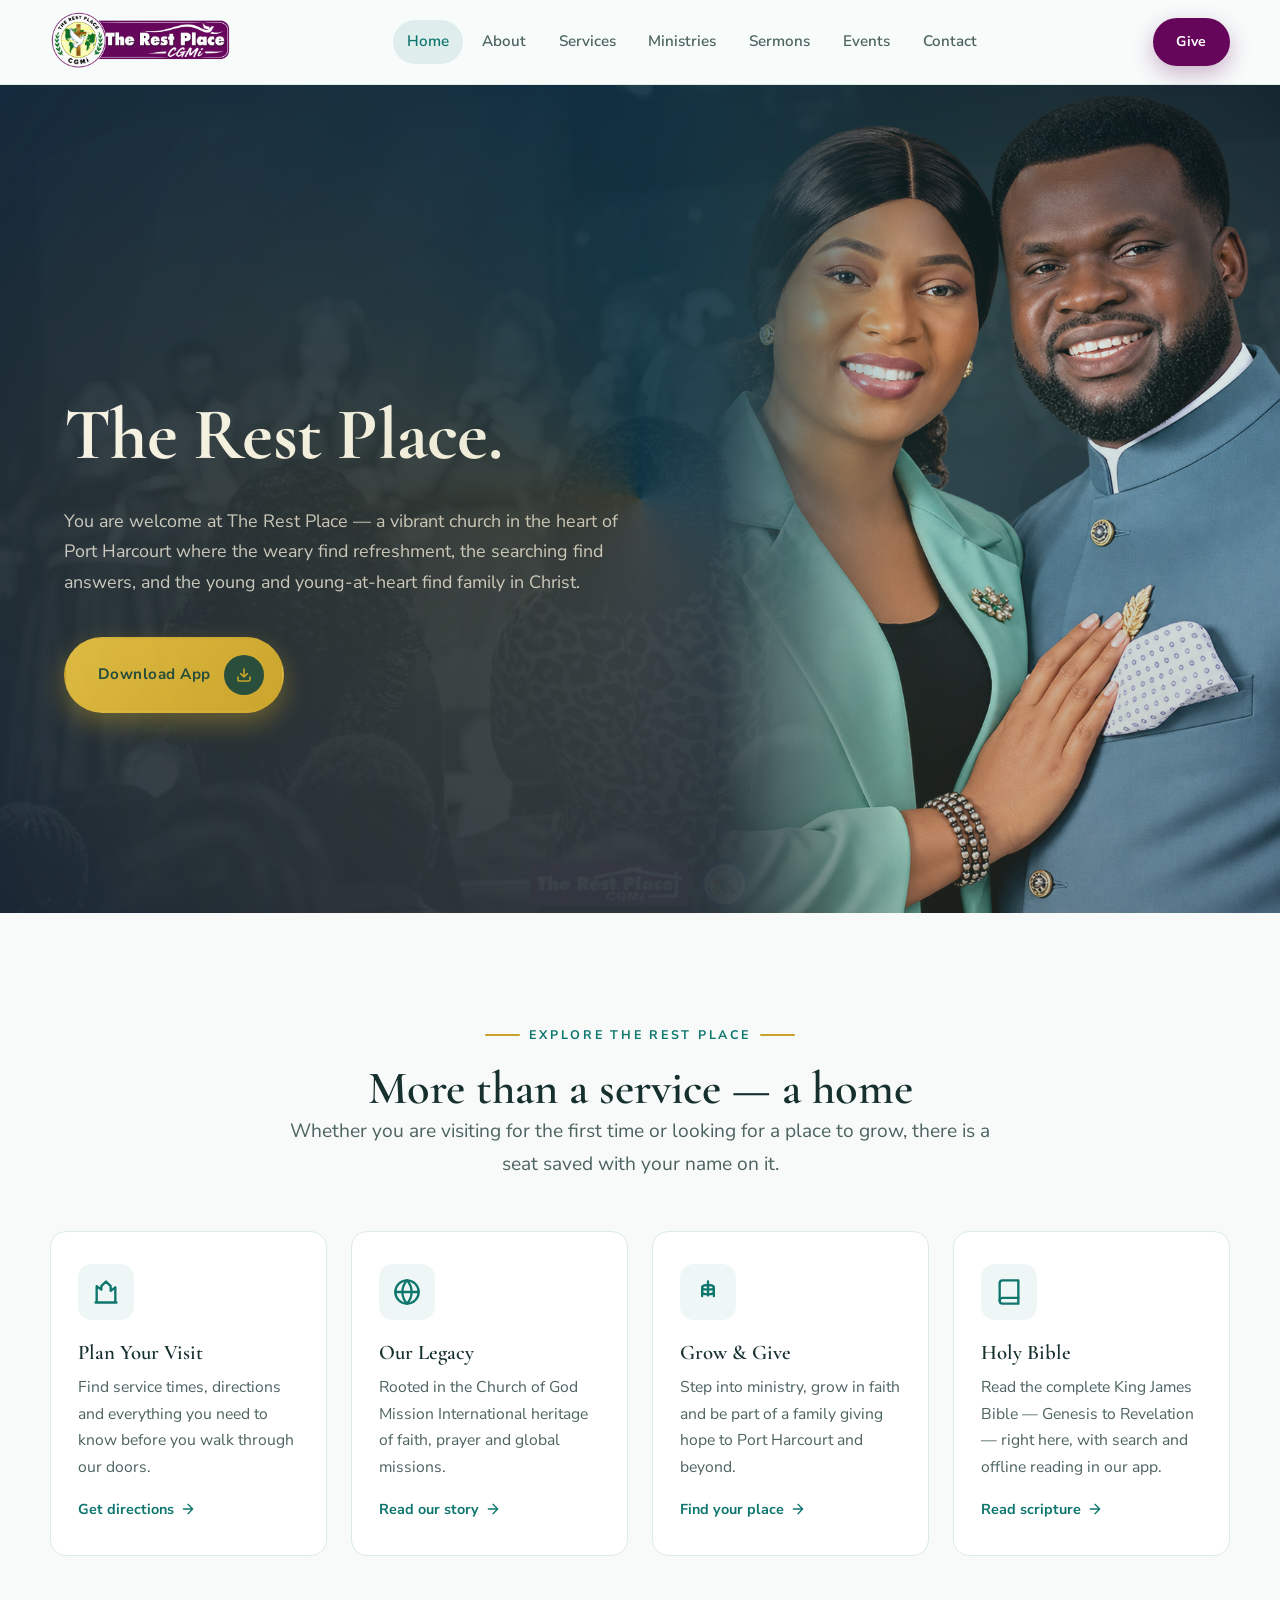
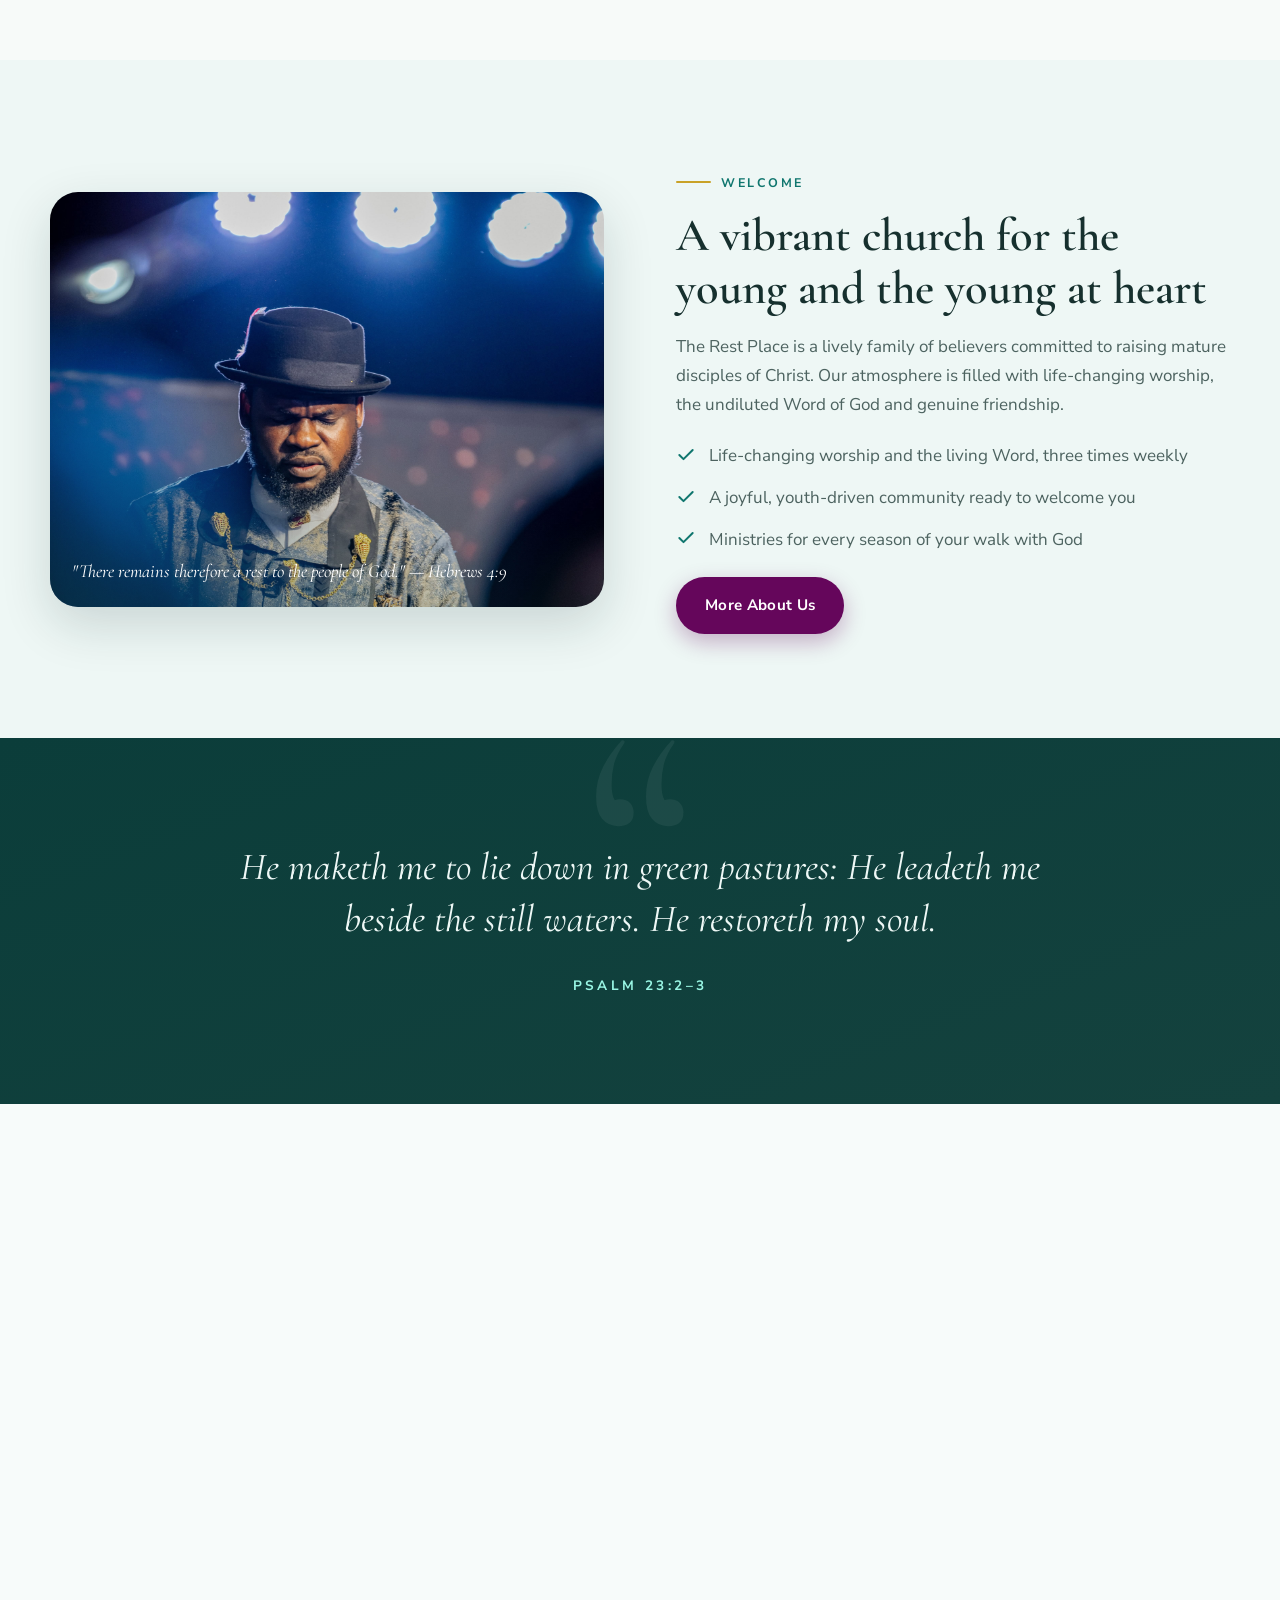
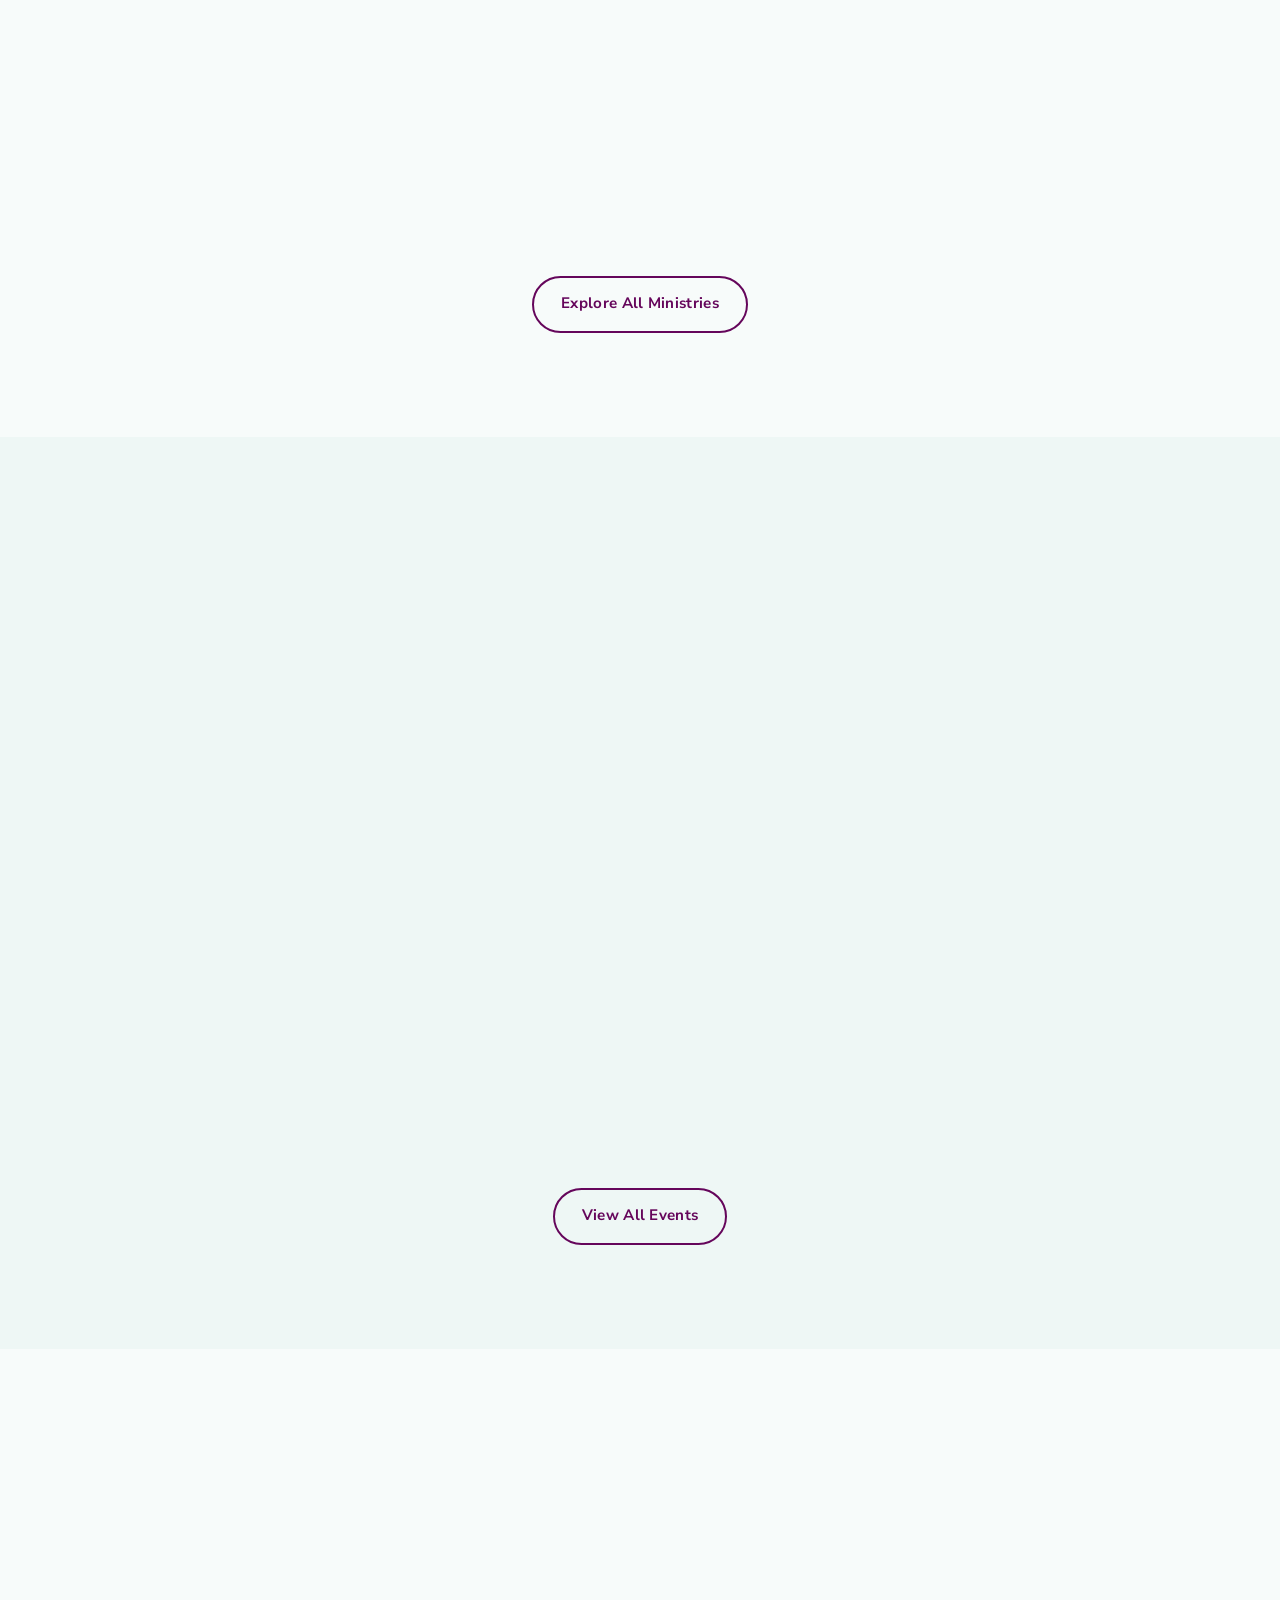
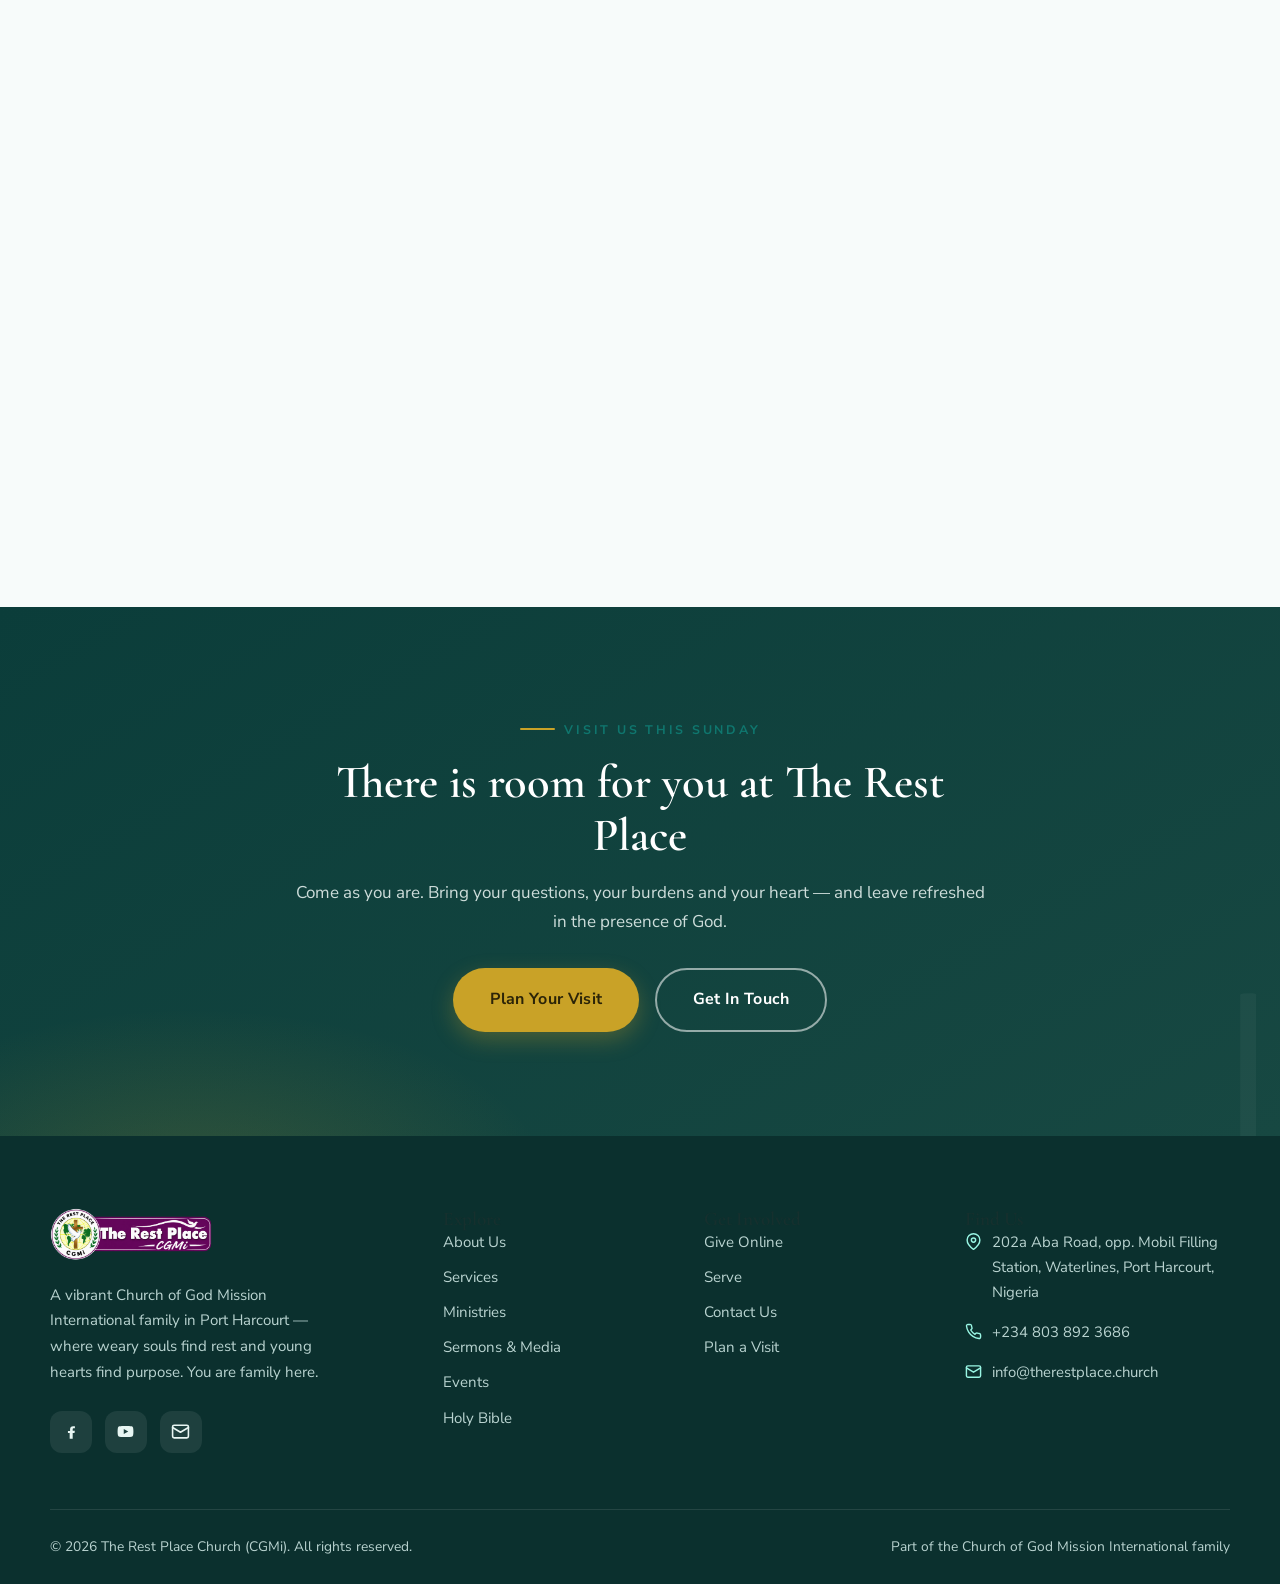
<file: index.html>
<!DOCTYPE html>
<html lang="en">
<head>
  <meta charset="UTF-8">
  <meta name="viewport" content="width=device-width, initial-scale=1.0">
  <title>The Rest Place Church · CGMi | A Place of Rest for Your Soul</title>
  <meta name="description" content="The Rest Place Church (CGMi) is a vibrant church in Port Harcourt, Nigeria — a place where weary souls find rest, hope and community in Christ.">
  <meta name="theme-color" content="#0f766e">
  <link rel="icon" type="image/png" href="logo.png">
  <link rel="preconnect" href="https://fonts.googleapis.com">
  <link rel="preconnect" href="https://fonts.gstatic.com" crossorigin>
  <link href="https://fonts.googleapis.com/css2?family=Cormorant+Garamond:ital,wght@0,400;0,600;0,700;1,400&family=Nunito+Sans:wght@400;600;700;800&display=swap" rel="stylesheet">
  <link rel="manifest" href="manifest.json">
  <link rel="apple-touch-icon" href="apple-touch-icon.png">
  <link rel="apple-touch-startup-image" href="img/splash/apple-splash-1320x2868.jpg" media="(device-width: 440px) and (device-height: 956px) and (-webkit-device-pixel-ratio: 3)">
  <link rel="apple-touch-startup-image" href="img/splash/apple-splash-1290x2796.jpg" media="(device-width: 430px) and (device-height: 932px) and (-webkit-device-pixel-ratio: 3)">
  <link rel="apple-touch-startup-image" href="img/splash/apple-splash-1284x2778.jpg" media="(device-width: 428px) and (device-height: 926px) and (-webkit-device-pixel-ratio: 3)">
  <link rel="apple-touch-startup-image" href="img/splash/apple-splash-1242x2688.jpg" media="(device-width: 414px) and (device-height: 896px) and (-webkit-device-pixel-ratio: 3)">
  <link rel="apple-touch-startup-image" href="img/splash/apple-splash-1179x2556.jpg" media="(device-width: 393px) and (device-height: 852px) and (-webkit-device-pixel-ratio: 3)">
  <link rel="apple-touch-startup-image" href="img/splash/apple-splash-1170x2532.jpg" media="(device-width: 390px) and (device-height: 844px) and (-webkit-device-pixel-ratio: 3)">
  <link rel="apple-touch-startup-image" href="img/splash/apple-splash-1125x2436.jpg" media="(device-width: 375px) and (device-height: 812px) and (-webkit-device-pixel-ratio: 3)">
  <link rel="apple-touch-startup-image" href="img/splash/apple-splash-828x1792.jpg" media="(device-width: 414px) and (device-height: 896px) and (-webkit-device-pixel-ratio: 2)">
  <link rel="apple-touch-startup-image" href="img/splash/apple-splash-750x1334.jpg" media="(device-width: 375px) and (device-height: 667px) and (-webkit-device-pixel-ratio: 2)">
  <link rel="apple-touch-startup-image" href="img/splash/apple-splash-2048x2732.jpg" media="(device-width: 1024px) and (device-height: 1366px) and (-webkit-device-pixel-ratio: 2)">
  <link rel="apple-touch-startup-image" href="img/splash/apple-splash-1668x2388.jpg" media="(device-width: 834px) and (device-height: 1194px) and (-webkit-device-pixel-ratio: 2)">
  <link rel="apple-touch-startup-image" href="img/splash/apple-splash-1640x2360.jpg" media="(device-width: 820px) and (device-height: 1180px) and (-webkit-device-pixel-ratio: 2)">
  <link rel="apple-touch-startup-image" href="img/splash/apple-splash-1536x2048.jpg" media="(device-width: 768px) and (device-height: 1024px) and (-webkit-device-pixel-ratio: 2)">
  <meta name="mobile-web-app-capable" content="yes">
  <meta name="apple-mobile-web-app-capable" content="yes">
  <meta name="apple-mobile-web-app-status-bar-style" content="black-translucent">
  <meta name="apple-mobile-web-app-title" content="The Rest Place">
  <link rel="stylesheet" href="css/style.css">
</head>
<body>

<!-- ================= Header ================= -->
<header class="site-header">
  <nav class="nav" aria-label="Main navigation">
    <a class="brand" href="index.html" aria-label="The Rest Place Church – home">
      <img class="brand__mark" src="logo.png" alt="The Rest Place Church logo" width="152" height="52">
    </a>
    <button class="nav__toggle" aria-label="Toggle menu" aria-expanded="false"><span></span><span></span><span></span></button>
    <div class="nav__links">
      <a href="index.html" class="active">Home</a>
      <a href="about.html">About</a>
      <a href="services.html">Services</a>
      <a href="ministries.html">Ministries</a>
      <a href="sermons.html">Sermons</a>
      <a href="events.html">Events</a>
      <a href="contact.html">Contact</a>
    </div>
    <div class="nav__cta">
      <a href="give.html" class="btn btn--primary">Give</a>
    </div>
  </nav>
</header>

<!-- ================= Hero ================= -->
<section class="hero">
  <div class="hero-aurora" aria-hidden="true"></div>

  <div class="hero-media">
    <div class="hero-media-inner" role="img" aria-label="The Rest Place Church congregation in worship"></div>
  </div>

  <div class="hero-content">
    <div class="hero-content-inner">
      <h1 class="hero-title">The Rest Place.</h1>
      <p class="hero-text">You are welcome at The Rest Place — a vibrant church in the heart of Port Harcourt where the weary find refreshment, the searching find answers, and the young and young-at-heart find family in Christ.</p>
      <div class="hero__actions">
        <a class="btn btn--gold" href="#" data-install-app aria-haspopup="dialog">
          <span>Download App</span>
          <span class="btn-icon" aria-hidden="true"><svg width="16" height="16" viewBox="0 0 24 24" fill="none" stroke="currentColor" stroke-width="2.4" stroke-linecap="round" stroke-linejoin="round"><path d="M21 15v4a2 2 0 0 1-2 2H5a2 2 0 0 1-2-2v-4"/><path d="M7 10l5 5 5-5M12 15V3"/></svg></span>
        </a>
      </div>
    </div>
  </div>
</section>

<!-- ================= Quick features ================= -->
<section class="section section--ghost">
  <div class="container">
    <div class="section-head" data-reveal>
      <span class="eyebrow">Explore The Rest Place</span>
      <h2>More than a service — a home</h2>
      <p class="lead">Whether you are visiting for the first time or looking for a place to grow, there is a seat saved with your name on it.</p>
    </div>
    <div class="feature-grid">
      <div class="feature-card" data-reveal>
        <div class="feature-card__icon"><svg width="28" height="28" viewBox="0 0 24 24" fill="none" stroke="currentColor" stroke-width="2" stroke-linecap="round" stroke-linejoin="round"><path d="M3 21h18M4 21V7l4 3V7l4-4 4 4v4l4-3v13"/></svg></div>
        <h3>Plan Your Visit</h3>
        <p>Find service times, directions and everything you need to know before you walk through our doors.</p>
        <a class="feature-card__link" href="services.html">Get directions <svg width="16" height="16" viewBox="0 0 24 24" fill="none" stroke="currentColor" stroke-width="2" stroke-linecap="round" stroke-linejoin="round"><path d="M5 12h14M12 5l7 7-7 7"/></svg></a>
      </div>
      <div class="feature-card" data-reveal data-delay="80">
        <div class="feature-card__icon"><svg width="28" height="28" viewBox="0 0 24 24" fill="none" stroke="currentColor" stroke-width="2" stroke-linecap="round" stroke-linejoin="round"><circle cx="12" cy="12" r="10"/><path d="M2 12h20M12 2a15.3 15.3 0 0 1 4 10 15.3 15.3 0 0 1-4 10 15.3 15.3 0 0 1-4-10 15.3 15.3 0 0 1 4-10z"/></svg></div>
        <h3>Our Legacy</h3>
        <p>Rooted in the Church of God Mission International heritage of faith, prayer and global missions.</p>
        <a class="feature-card__link" href="about.html">Read our story <svg width="16" height="16" viewBox="0 0 24 24" fill="none" stroke="currentColor" stroke-width="2" stroke-linecap="round" stroke-linejoin="round"><path d="M5 12h14M12 5l7 7-7 7"/></svg></a>
      </div>
      <div class="feature-card" data-reveal data-delay="160">
        <div class="feature-card__icon"><svg width="28" height="28" viewBox="0 0 24 24" fill="none" stroke="currentColor" stroke-width="2" stroke-linecap="round" stroke-linejoin="round"><path d="M12 3v12M7 8c0 1.5 2.2 2 5 2s5-.5 5-2M7 8c0-1.5 2.2-2 5-2s5 .5 5 2M7 8v4c0 1.5 2.2 2 5 2s5-.5 5-2V8"/><path d="M7 12v3.5M17 12v3.5"/></svg></div>
        <h3>Grow &amp; Give</h3>
        <p>Step into ministry, grow in faith and be part of a family giving hope to Port Harcourt and beyond.</p>
        <a class="feature-card__link" href="ministries.html">Find your place <svg width="16" height="16" viewBox="0 0 24 24" fill="none" stroke="currentColor" stroke-width="2" stroke-linecap="round" stroke-linejoin="round"><path d="M5 12h14M12 5l7 7-7 7"/></svg></a>
      </div>
      <div class="feature-card" data-reveal data-delay="240">
        <div class="feature-card__icon"><svg width="28" height="28" viewBox="0 0 24 24" fill="none" stroke="currentColor" stroke-width="2" stroke-linecap="round" stroke-linejoin="round"><path d="M4 19.5A2.5 2.5 0 0 1 6.5 17H20"/><path d="M6.5 2H20v20H6.5A2.5 2.5 0 0 1 4 19.5v-15A2.5 2.5 0 0 1 6.5 2z"/></svg></div>
        <h3>Holy Bible</h3>
        <p>Read the complete King James Bible — Genesis to Revelation — right here, with search and offline reading in our app.</p>
        <a class="feature-card__link" href="bible.html">Read scripture <svg width="16" height="16" viewBox="0 0 24 24" fill="none" stroke="currentColor" stroke-width="2" stroke-linecap="round" stroke-linejoin="round"><path d="M5 12h14M12 5l7 7-7 7"/></svg></a>
      </div>
    </div>
  </div>
</section>

<!-- ================= Welcome split ================= -->
<section class="section section--soft">
  <div class="container">
    <div class="split">
      <div class="split__media photo" data-reveal>
        <img src="y.jpg" alt="The congregation of The Rest Place in praise and worship">
        <p class="split__media-quote">"There remains therefore a rest to the people of God." — Hebrews 4:9</p>
      </div>
      <div class="split__body" data-reveal>
        <span class="eyebrow">Welcome</span>
        <h2>A vibrant church for the young and the young at heart</h2>
        <p>The Rest Place is a lively family of believers committed to raising mature disciples of Christ. Our atmosphere is filled with life-changing worship, the undiluted Word of God and genuine friendship.</p>
        <ul>
          <li><svg width="20" height="20" viewBox="0 0 24 24" fill="none" stroke="currentColor" stroke-width="2.4" stroke-linecap="round" stroke-linejoin="round"><path d="M20 6L9 17l-5-5"/></svg> Life-changing worship and the living Word, three times weekly</li>
          <li><svg width="20" height="20" viewBox="0 0 24 24" fill="none" stroke="currentColor" stroke-width="2.4" stroke-linecap="round" stroke-linejoin="round"><path d="M20 6L9 17l-5-5"/></svg> A joyful, youth-driven community ready to welcome you</li>
          <li><svg width="20" height="20" viewBox="0 0 24 24" fill="none" stroke="currentColor" stroke-width="2.4" stroke-linecap="round" stroke-linejoin="round"><path d="M20 6L9 17l-5-5"/></svg> Ministries for every season of your walk with God</li>
        </ul>
        <a href="about.html" class="btn btn--primary">More About Us</a>
      </div>
    </div>
  </div>
</section>

<!-- ================= Scripture band ================= -->
<section class="section section--dark scripture">
  <div class="container scripture__content" data-reveal>
    <blockquote>He maketh me to lie down in green pastures: He leadeth me beside the still waters. He restoreth my soul.</blockquote>
    <cite>Psalm 23:2–3</cite>
  </div>
</section>

<!-- ================= Ministries preview ================= -->
<section class="section">
  <div class="container">
    <div class="section-head" data-reveal>
      <span class="eyebrow">Get Involved</span>
      <h2>Everyone has a place here</h2>
      <p class="lead">Discover where you can serve, belong and grow.</p>
    </div>
    <div class="feature-grid">
      <div class="feature-card feature-card--media" data-reveal>
        <div class="feature-card__media"><img src="img/gallery/praise-dance-1.jpg" alt="Youth praising and dancing at The Rest Place"></div>
        <div class="feature-card__body">
          <div class="feature-card__icon"><svg width="28" height="28" viewBox="0 0 24 24" fill="none" stroke="currentColor" stroke-width="2" stroke-linecap="round" stroke-linejoin="round"><path d="M12 3v12M7 8c0 1.5 2.2 2 5 2s5-.5 5-2M7 8c0-1.5 2.2-2 5-2s5 .5 5 2M7 8v4c0 1.5 2.2 2 5 2s5-.5 5-2V8"/><path d="M7 12v3.5M17 12v3.5"/></svg></div>
          <h3>Youth &amp; Teens</h3>
          <p>A vibrant culture of worship, purpose and friendship for the next generation.</p>
        </div>
      </div>
      <div class="feature-card feature-card--media" data-reveal data-delay="80">
        <div class="feature-card__media"><img src="img/gallery/men-attire.jpg" alt="Men's and women's fellowship at The Rest Place"></div>
        <div class="feature-card__body">
          <div class="feature-card__icon"><svg width="28" height="28" viewBox="0 0 24 24" fill="none" stroke="currentColor" stroke-width="2" stroke-linecap="round" stroke-linejoin="round"><path d="M20.8 4.6a5.5 5.5 0 0 0-7.8 0L12 5.6l-1-1a5.5 5.5 0 0 0-7.8 7.8l1 1L12 21.2l7.8-7.8 1-1a5.5 5.5 0 0 0 0-7.8z"/></svg></div>
          <h3>Men &amp; Women</h3>
          <p>Discipleship, fellowship and support for men and women in every season.</p>
        </div>
      </div>
      <div class="feature-card feature-card--media" data-reveal data-delay="160">
        <div class="feature-card__media"><img src="hj.jpg" alt="Prayer and worship at The Rest Place"></div>
        <div class="feature-card__body">
          <div class="feature-card__icon"><svg width="28" height="28" viewBox="0 0 24 24" fill="none" stroke="currentColor" stroke-width="2" stroke-linecap="round" stroke-linejoin="round"><path d="M10.3 3.9 1.8 18a2 2 0 0 0 1.7 3h17a2 2 0 0 0 1.7-3L13.7 3.9a2 2 0 0 0-3.4 0z"/><path d="M12 9v4M12 17h.01"/></svg></div>
          <h3>Prayer &amp; Worship</h3>
          <p>Room for the Spirit through prayer teams and a worship ministry full of life.</p>
        </div>
      </div>
    </div>
    <p class="text-center mt-3"><a href="ministries.html" class="btn btn--ghost">Explore All Ministries</a></p>
  </div>
</section>

<!-- ================= Events + Sermons preview ================= -->
<section class="section section--soft">
  <div class="container">
    <div class="section-head" data-reveal>
      <span class="eyebrow">What's Happening</span>
      <h2>Upcoming &amp; recent</h2>
    </div>
    <div class="card-grid">
      <article class="card" data-reveal>
        <div class="card__media">
          <span class="date-block"><span class="date-block__day">24</span><span class="date-block__mon">Aug</span></span>
          <img src="img/gallery/worship-joy.jpg" alt="Sunday service in full praise at The Rest Place">
        </div>
        <div class="card__body">
          <span class="card__tag">Weekly</span>
          <h3>Sunday Service</h3>
          <p>Worship, the Word and warm fellowship to start your week strong.</p>
          <div class="card__meta">
            <span><svg width="15" height="15" viewBox="0 0 24 24" fill="none" stroke="currentColor" stroke-width="2" stroke-linecap="round" stroke-linejoin="round"><circle cx="12" cy="12" r="10"/><path d="M12 6v6l4 2"/></svg>10:00am</span>
            <span><svg width="15" height="15" viewBox="0 0 24 24" fill="none" stroke="currentColor" stroke-width="2" stroke-linecap="round" stroke-linejoin="round"><path d="M21 10c0 7-9 13-9 13s-9-6-9-13a9 9 0 0 1 18 0z"/><circle cx="12" cy="10" r="3"/></svg>Aba Road</span>
          </div>
        </div>
      </article>

      <article class="card" data-reveal data-delay="80">
        <div class="card__media">
          <span class="date-block"><span class="date-block__day">27</span><span class="date-block__mon">Aug</span></span>
          <img src="img/gallery/praise-dance-2.jpg" alt="Worshippers dancing in celebration at a mid-week service">
        </div>
        <div class="card__body">
          <span class="card__tag">Mid-week</span>
          <h3>Wednesday Revival Hour</h3>
          <p>An evening of deep worship and the undiluted Word of God.</p>
          <div class="card__meta">
            <span><svg width="15" height="15" viewBox="0 0 24 24" fill="none" stroke="currentColor" stroke-width="2" stroke-linecap="round" stroke-linejoin="round"><circle cx="12" cy="12" r="10"/><path d="M12 6v6l4 2"/></svg>5:00pm</span>
            <span><svg width="15" height="15" viewBox="0 0 24 24" fill="none" stroke="currentColor" stroke-width="2" stroke-linecap="round" stroke-linejoin="round"><path d="M21 10c0 7-9 13-9 13s-9-6-9-13a9 9 0 0 1 18 0z"/><circle cx="12" cy="10" r="3"/></svg>Aba Road</span>
          </div>
        </div>
      </article>

      <article class="card" data-reveal data-delay="160">
        <a class="card__media" href="sermons.html" aria-label="Watch latest sermons" style="text-decoration:none">
          <img src="img/gallery/congregation-1.jpg" alt="The church family gathered together">
        </a>
        <div class="card__body">
          <span class="card__tag">Media</span>
          <h3>Latest Sermon Series</h3>
          <p>Catch the most recent messages and revisit powerful words from our pulpit.</p>
          <div class="card__cta">
            <a class="feature-card__link" href="sermons.html">Watch messages <svg width="16" height="16" viewBox="0 0 24 24" fill="none" stroke="currentColor" stroke-width="2" stroke-linecap="round" stroke-linejoin="round"><path d="M5 12h14M12 5l7 7-7 7"/></svg></a>
          </div>
        </div>
      </article>
    </div>
    <p class="text-center mt-3"><a href="events.html" class="btn btn--ghost">View All Events</a></p>
  </div>
</section>

<!-- ================= Gallery ================= -->
<section class="section">
  <div class="container">
    <div class="section-head" data-reveal>
      <span class="eyebrow">Life At The Rest Place</span>
      <h2>Moments of joy, worship &amp; family</h2>
      <p class="lead">From Sunday celebration to mid-week revival — step into the colour and joy of our church life.</p>
    </div>
    <div class="photo-grid">
      <div class="photo-card photo-card--tall" data-reveal>
        <img src="img/gallery/praise-dance-1.jpg" alt="Praise and dance during service">
        <span class="photo-card__cap">Praise &amp; dance</span>
        <span class="photo-card__zoom"><svg width="16" height="16" viewBox="0 0 24 24" fill="none" stroke="currentColor" stroke-width="2" stroke-linecap="round" stroke-linejoin="round"><circle cx="11" cy="11" r="8"/><path d="m21 21-4.3-4.3M11 8v6M8 11h6"/></svg></span>
      </div>
      <div class="photo-card" data-reveal data-delay="80">
        <img src="img/gallery/women-celebrate.jpg" alt="Women celebrating in colourful attire">
        <span class="photo-card__cap">In beautiful attire</span>
        <span class="photo-card__zoom"><svg width="16" height="16" viewBox="0 0 24 24" fill="none" stroke="currentColor" stroke-width="2" stroke-linecap="round" stroke-linejoin="round"><circle cx="11" cy="11" r="8"/><path d="m21 21-4.3-4.3M11 8v6M8 11h6"/></svg></span>
      </div>
      <div class="photo-card" data-reveal data-delay="160">
        <img src="img/gallery/congregation-2.jpg" alt="The congregation in joyful worship">
        <span class="photo-card__cap">Joyful worship</span>
        <span class="photo-card__zoom"><svg width="16" height="16" viewBox="0 0 24 24" fill="none" stroke="currentColor" stroke-width="2" stroke-linecap="round" stroke-linejoin="round"><circle cx="11" cy="11" r="8"/><path d="m21 21-4.3-4.3M11 8v6M8 11h6"/></svg></span>
      </div>
      <div class="photo-card photo-card--tall" data-reveal data-delay="240">
        <img src="img/gallery/worship-praise.jpg" alt="Praise time at The Rest Place">
        <span class="photo-card__cap">Time of praise</span>
        <span class="photo-card__zoom"><svg width="16" height="16" viewBox="0 0 24 24" fill="none" stroke="currentColor" stroke-width="2" stroke-linecap="round" stroke-linejoin="round"><circle cx="11" cy="11" r="8"/><path d="m21 21-4.3-4.3M11 8v6M8 11h6"/></svg></span>
      </div>
      <div class="photo-card" data-reveal data-delay="320">
        <img src="img/gallery/men-attire.jpg" alt="Gentlemen in colourful cultural attire">
        <span class="photo-card__cap">Our gentlemen</span>
        <span class="photo-card__zoom"><svg width="16" height="16" viewBox="0 0 24 24" fill="none" stroke="currentColor" stroke-width="2" stroke-linecap="round" stroke-linejoin="round"><circle cx="11" cy="11" r="8"/><path d="m21 21-4.3-4.3M11 8v6M8 11h6"/></svg></span>
      </div>
      <div class="photo-card" data-reveal data-delay="400">
        <img src="img/gallery/worship-joy.jpg" alt="Celebration in the church hall">
        <span class="photo-card__cap">Celebration</span>
        <span class="photo-card__zoom"><svg width="16" height="16" viewBox="0 0 24 24" fill="none" stroke="currentColor" stroke-width="2" stroke-linecap="round" stroke-linejoin="round"><circle cx="11" cy="11" r="8"/><path d="m21 21-4.3-4.3M11 8v6M8 11h6"/></svg></span>
      </div>
    </div>
  </div>
</section>

<!-- ================= CTA band ================= -->
<section class="section cta-band">
  <div class="container cta-band__inner" data-reveal>
    <span class="eyebrow" style="justify-content:center">Visit Us This Sunday</span>
    <h2>There is room for you at The Rest Place</h2>
    <p>Come as you are. Bring your questions, your burdens and your heart — and leave refreshed in the presence of God.</p>
    <div class="cta-band__actions">
      <a href="services.html" class="btn btn--accent btn--lg">Plan Your Visit</a>
      <a href="contact.html" class="btn btn--ghost-light btn--lg">Get In Touch</a>
    </div>
  </div>
</section>

<!-- ================= Footer ================= -->
<footer class="site-footer">
  <div class="container">
    <div class="footer-grid">
      <div class="footer-brand">
        <a class="brand" href="index.html" style="text-decoration:none">
          <img class="brand__mark" src="logo.png" alt="The Rest Place Church logo" width="152" height="52">
        </a>
        <p>A vibrant Church of God Mission International family in Port Harcourt — where weary souls find rest and young hearts find purpose. You are family here.</p>
        <div class="social-row">
          <a class="social-btn" href="https://web.facebook.com/TheRestPlaceCGMi" target="_blank" rel="noopener" aria-label="Facebook">
            <svg width="19" height="19" viewBox="0 0 24 24" fill="currentColor"><path d="M13.5 21v-7h2.3l.4-2.8h-2.7V9.4c0-.8.3-1.4 1.5-1.4h1.3V5.5c-.3 0-1.2-.1-2.3-.1-2.3 0-3.8 1.4-3.8 3.9v2H7.5V14h2.2v7h3.8z"/></svg>
          </a>
          <a class="social-btn" href="https://www.youtube.com/" target="_blank" rel="noopener" aria-label="YouTube">
            <svg width="19" height="19" viewBox="0 0 24 24" fill="currentColor"><path d="M21.6 7.2a2.5 2.5 0 0 0-1.8-1.8C18.2 5 12 5 12 5s-6.2 0-7.8.4A2.5 2.5 0 0 0 2.4 7.2 26 26 0 0 0 2 12a26 26 0 0 0 .4 4.8 2.5 2.5 0 0 0 1.8 1.8c1.6.4 7.8.4 7.8.4s6.2 0 7.8-.4a2.5 2.5 0 0 0 1.8-1.8A26 26 0 0 0 22 12a26 26 0 0 0-.4-4.8zM9.8 15.2V8.8L15.5 12l-5.7 3.2z"/></svg>
          </a>
          <a class="social-btn" href="mailto:info@therestplace.church" aria-label="Email">
            <svg width="19" height="19" viewBox="0 0 24 24" fill="none" stroke="currentColor" stroke-width="2" stroke-linecap="round" stroke-linejoin="round"><rect x="2" y="4" width="20" height="16" rx="2"/><path d="m2 7 10 6 10-6"/></svg>
          </a>
        </div>
      </div>

      <div>
        <h4>Explore</h4>
        <div class="footer-links">
          <a href="about.html">About Us</a>
          <a href="services.html">Services</a>
          <a href="ministries.html">Ministries</a>
          <a href="sermons.html">Sermons &amp; Media</a>
          <a href="events.html">Events</a>
          <a href="bible.html">Holy Bible</a>
        </div>
      </div>

      <div>
        <h4>Get Involved</h4>
        <div class="footer-links">
          <a href="give.html">Give Online</a>
          <a href="ministries.html">Serve</a>
          <a href="contact.html">Contact Us</a>
          <a href="services.html">Plan a Visit</a>
        </div>
      </div>

      <div>
        <h4>Find Us</h4>
        <ul class="footer-contact">
          <li><svg width="17" height="17" viewBox="0 0 24 24" fill="none" stroke="currentColor" stroke-width="2" stroke-linecap="round" stroke-linejoin="round"><path d="M21 10c0 7-9 13-9 13s-9-6-9-13a9 9 0 0 1 18 0z"/><circle cx="12" cy="10" r="3"/></svg>202a Aba Road, opp. Mobil Filling Station, Waterlines, Port Harcourt, Nigeria</li>
          <li><svg width="17" height="17" viewBox="0 0 24 24" fill="none" stroke="currentColor" stroke-width="2" stroke-linecap="round" stroke-linejoin="round"><path d="M22 16.92v3a2 2 0 0 1-2.18 2 19.79 19.79 0 0 1-8.63-3.07 19.5 19.5 0 0 1-6-6 19.79 19.79 0 0 1-3.07-8.67A2 2 0 0 1 4.11 2h3a2 2 0 0 1 2 1.72c.13.96.36 1.9.7 2.81a2 2 0 0 1-.45 2.11L8.09 9.91a16 16 0 0 0 6 6l1.27-1.27a2 2 0 0 1 2.11-.45c.91.34 1.85.57 2.81.7A2 2 0 0 1 22 16.92z"/></svg>+234 803 892 3686</li>
          <li><svg width="17" height="17" viewBox="0 0 24 24" fill="none" stroke="currentColor" stroke-width="2" stroke-linecap="round" stroke-linejoin="round"><rect x="2" y="4" width="20" height="16" rx="2"/><path d="m2 7 10 6 10-6"/></svg>info@therestplace.church</li>
        </ul>
      </div>
    </div>

    <div class="footer-bottom">
      <span>&copy; 2026 The Rest Place Church (CGMi). All rights reserved.</span>
      <span>Part of the Church of God Mission International family</span>
    </div>
  </div>
</footer>

<script src="js/main.js"></script>
</body>
</html>
</file>
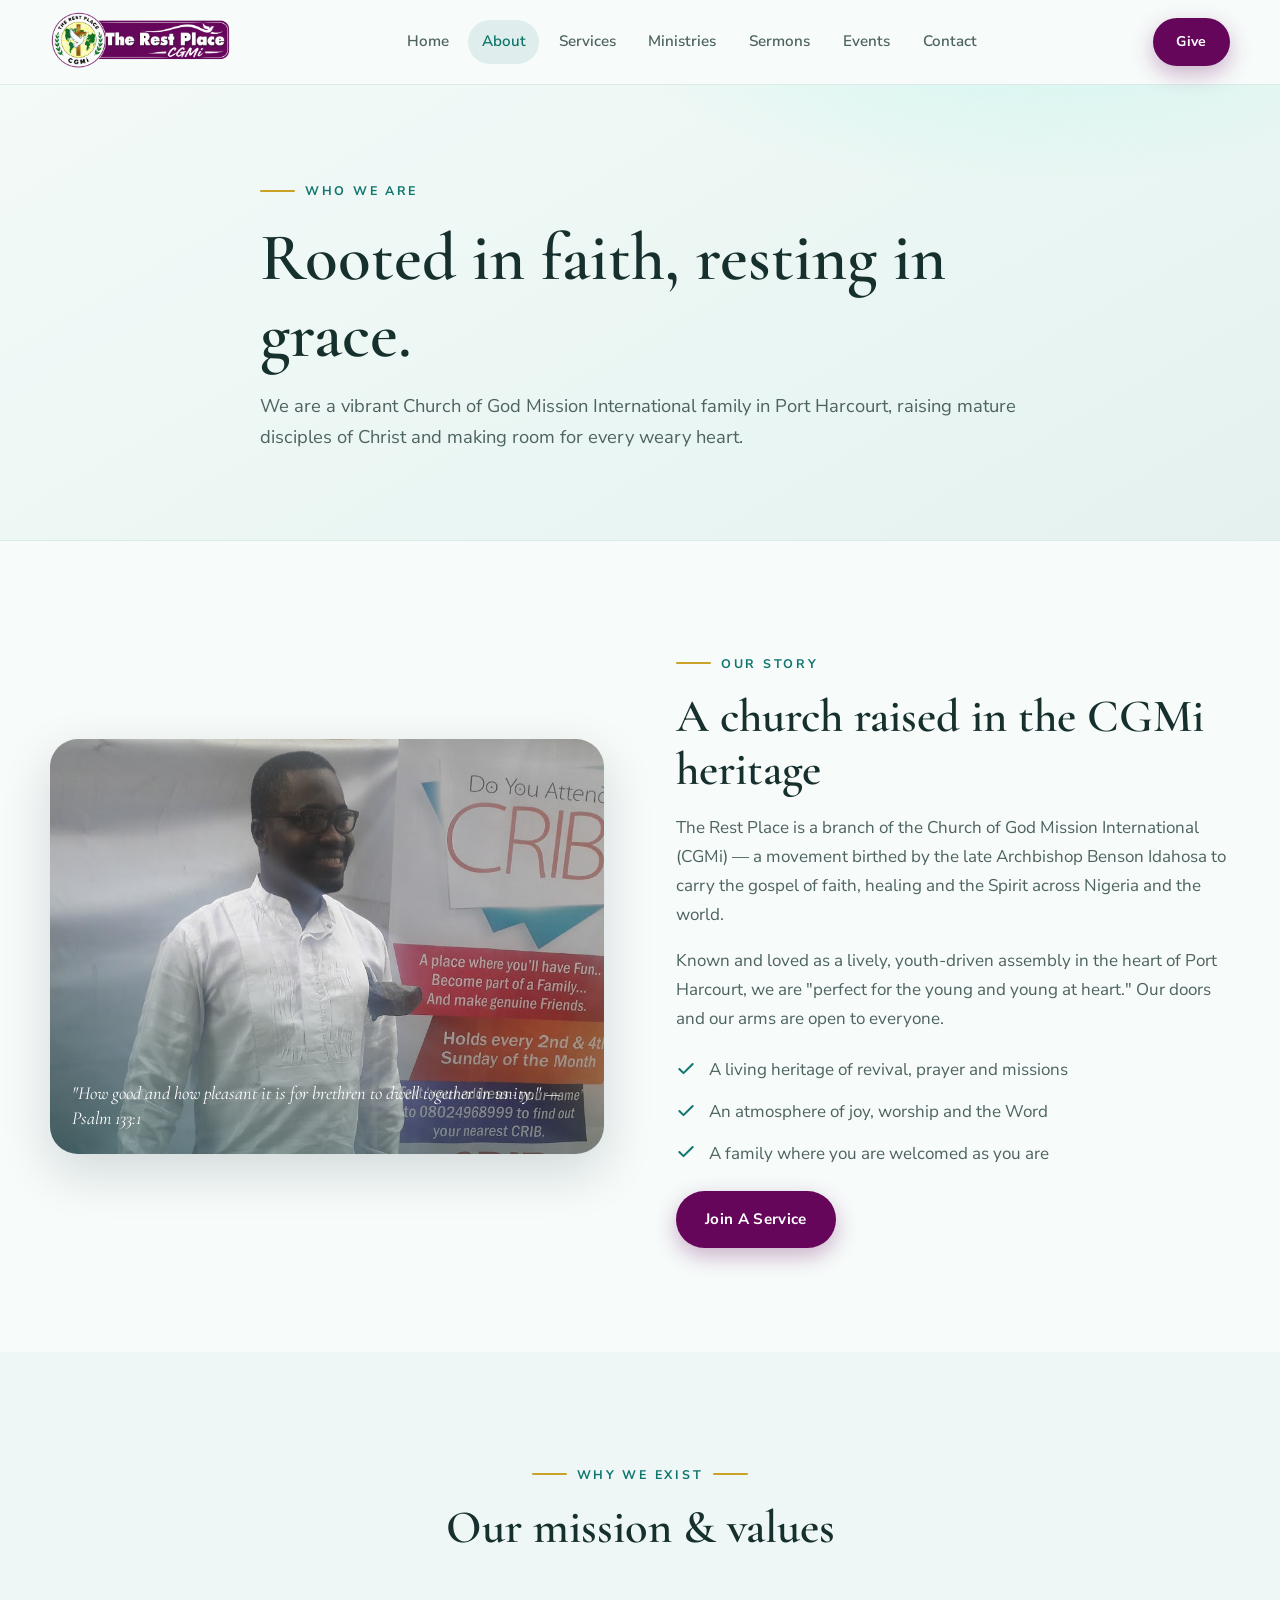
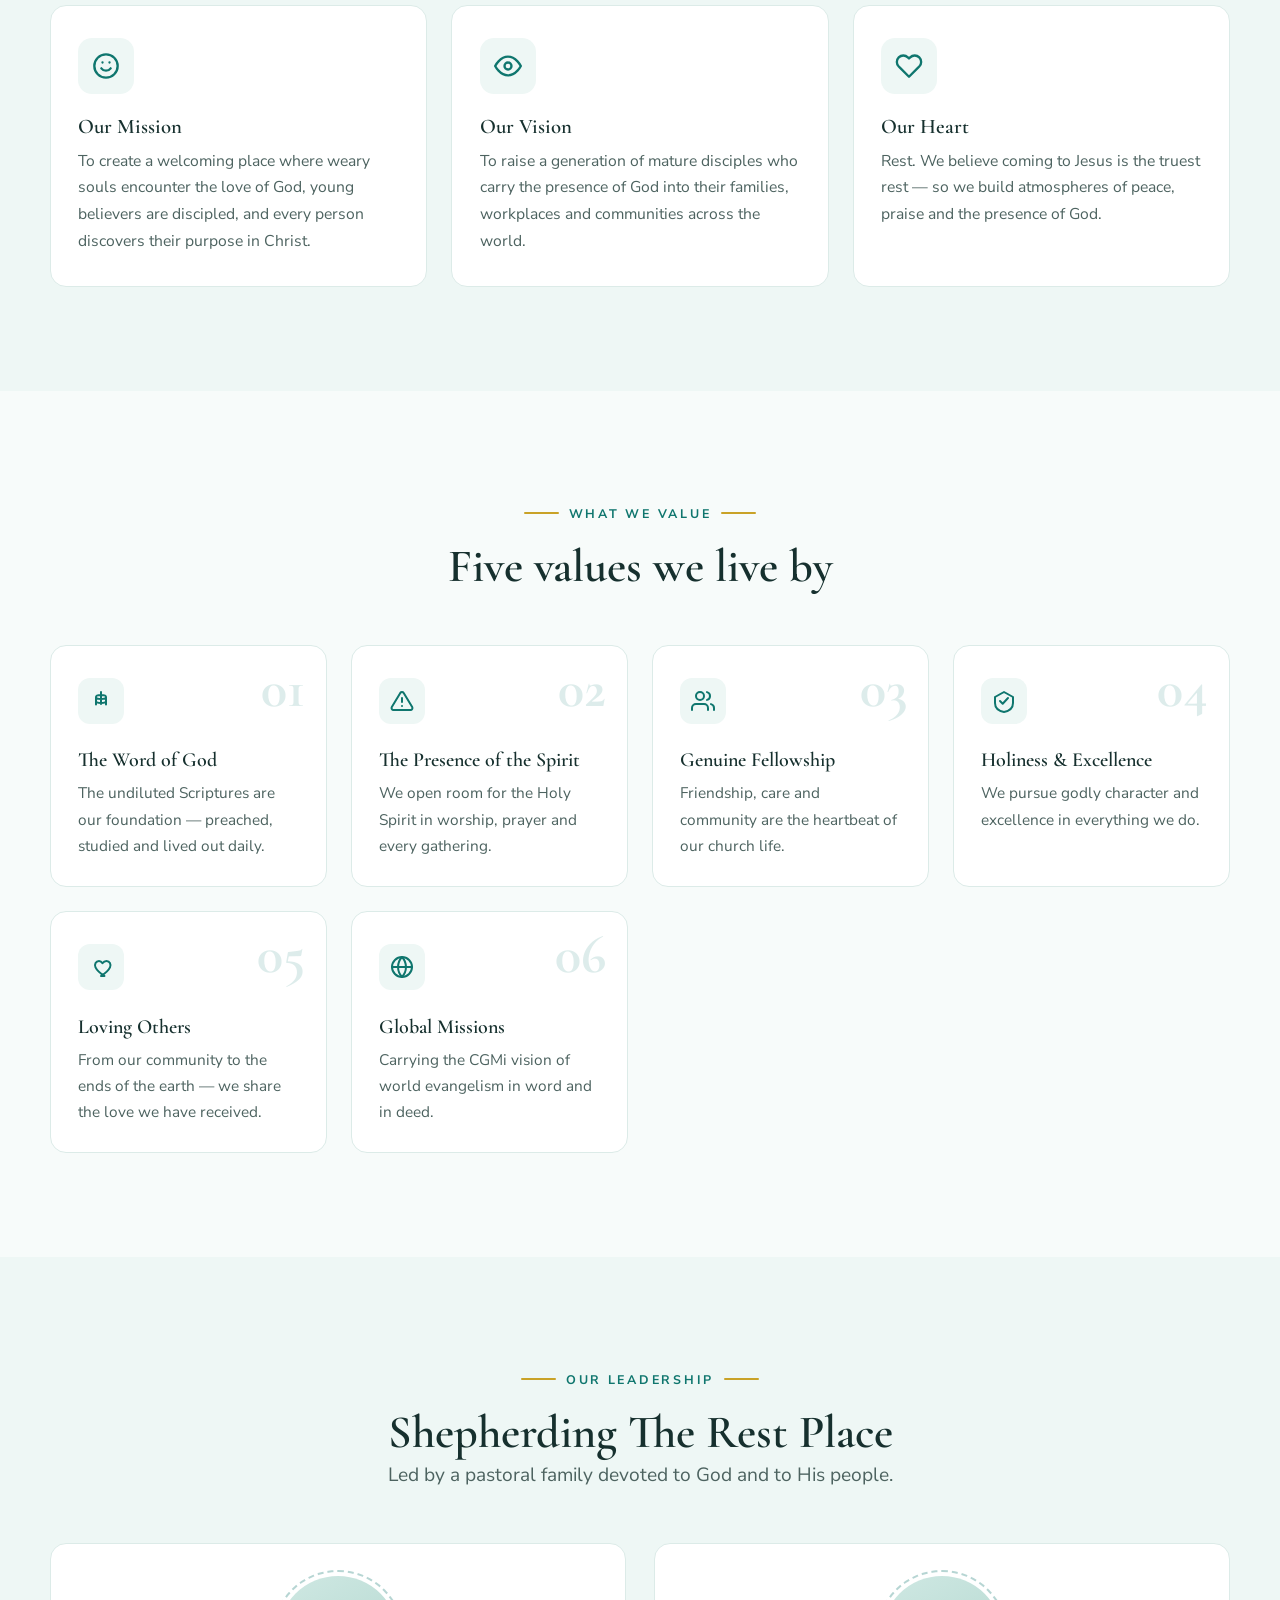
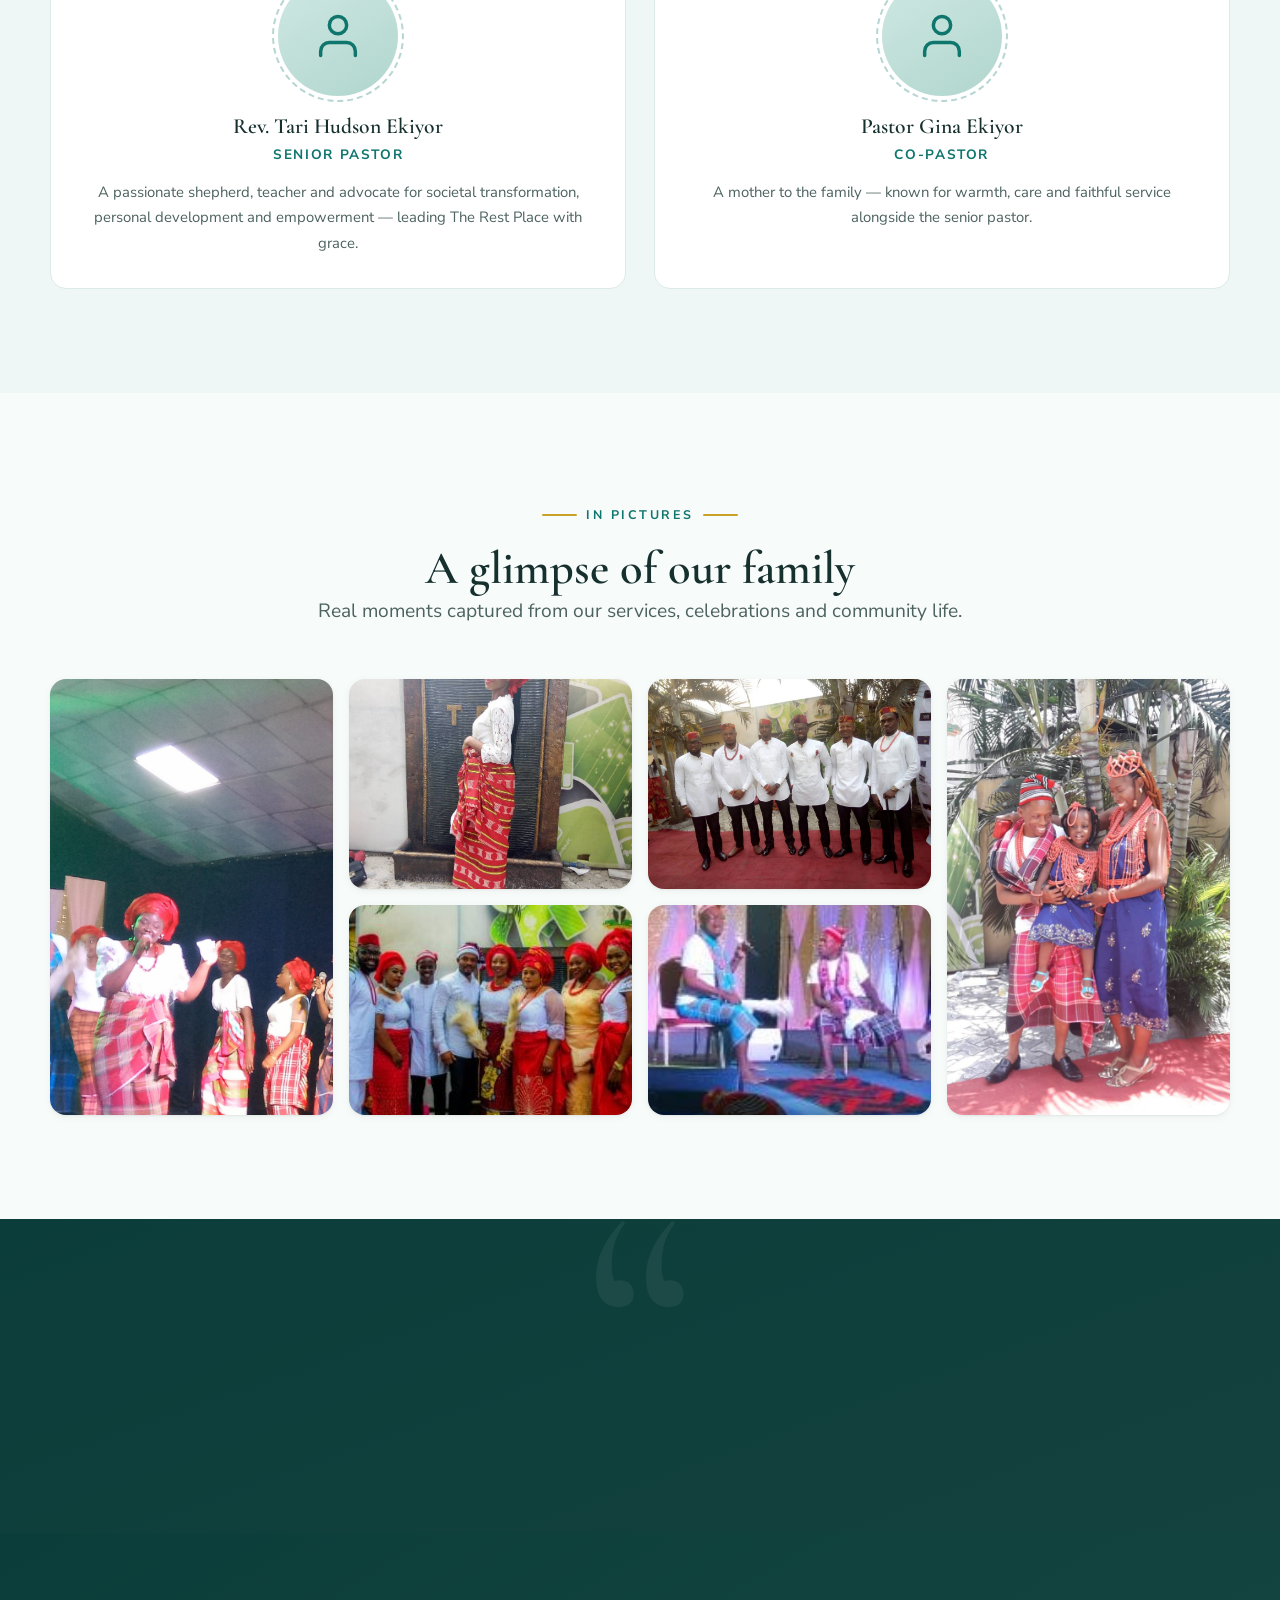
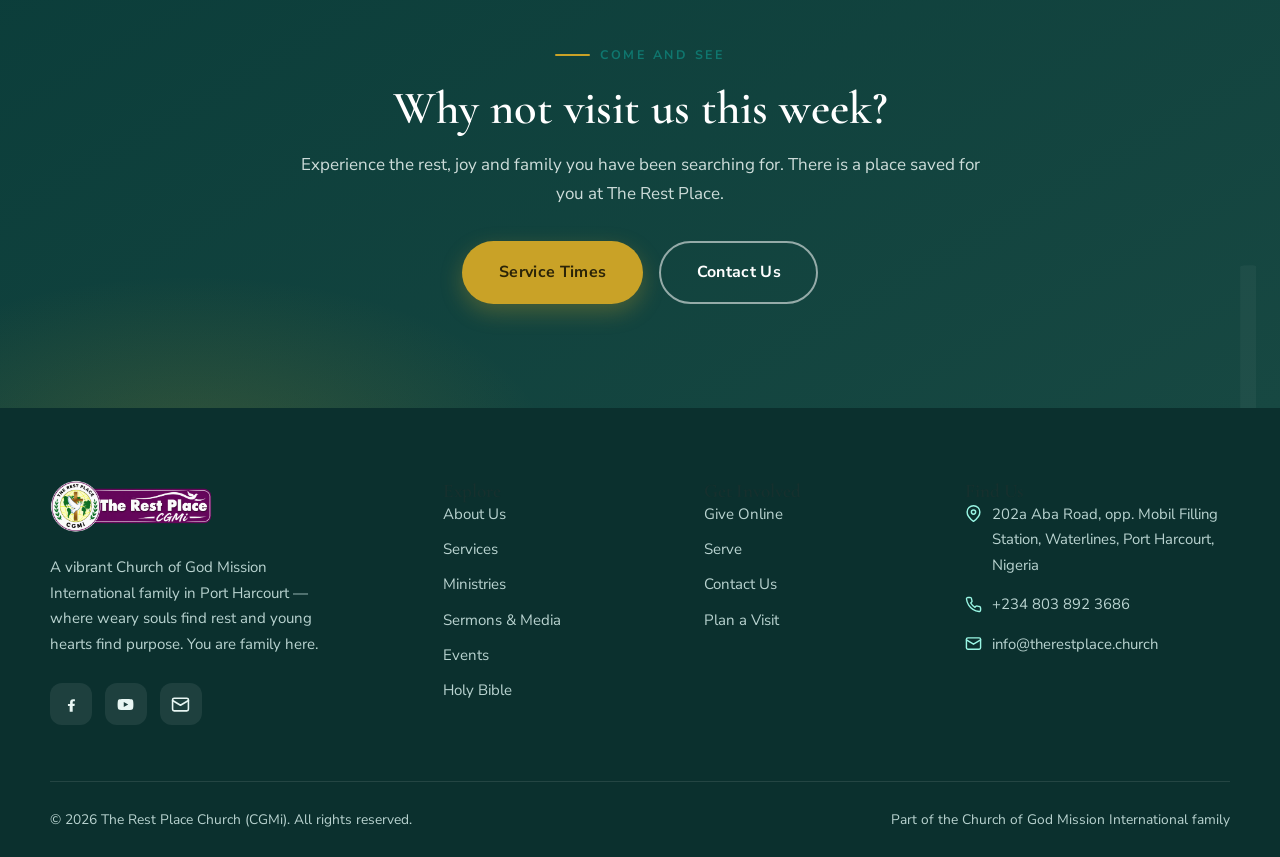
<file: about.html>
<!DOCTYPE html>
<html lang="en">
<head>
  <meta charset="UTF-8">
  <meta name="viewport" content="width=device-width, initial-scale=1.0">
  <title>About Us | The Rest Place Church · CGMi</title>
  <meta name="description" content="Learn about The Rest Place Church (CGMi) in Port Harcourt — our story, mission, values and pastoral family.">
  <meta name="theme-color" content="#0f766e">
  <link rel="icon" type="image/png" href="logo.png">
  <link rel="preconnect" href="https://fonts.googleapis.com">
  <link rel="preconnect" href="https://fonts.gstatic.com" crossorigin>
  <link href="https://fonts.googleapis.com/css2?family=Cormorant+Garamond:ital,wght@0,400;0,600;0,700;1,400&family=Nunito+Sans:wght@400;600;700;800&display=swap" rel="stylesheet">
  <link rel="manifest" href="manifest.json">
  <link rel="apple-touch-icon" href="apple-touch-icon.png">
  <link rel="apple-touch-startup-image" href="img/splash/apple-splash-1320x2868.jpg" media="(device-width: 440px) and (device-height: 956px) and (-webkit-device-pixel-ratio: 3)">
  <link rel="apple-touch-startup-image" href="img/splash/apple-splash-1290x2796.jpg" media="(device-width: 430px) and (device-height: 932px) and (-webkit-device-pixel-ratio: 3)">
  <link rel="apple-touch-startup-image" href="img/splash/apple-splash-1284x2778.jpg" media="(device-width: 428px) and (device-height: 926px) and (-webkit-device-pixel-ratio: 3)">
  <link rel="apple-touch-startup-image" href="img/splash/apple-splash-1242x2688.jpg" media="(device-width: 414px) and (device-height: 896px) and (-webkit-device-pixel-ratio: 3)">
  <link rel="apple-touch-startup-image" href="img/splash/apple-splash-1179x2556.jpg" media="(device-width: 393px) and (device-height: 852px) and (-webkit-device-pixel-ratio: 3)">
  <link rel="apple-touch-startup-image" href="img/splash/apple-splash-1170x2532.jpg" media="(device-width: 390px) and (device-height: 844px) and (-webkit-device-pixel-ratio: 3)">
  <link rel="apple-touch-startup-image" href="img/splash/apple-splash-1125x2436.jpg" media="(device-width: 375px) and (device-height: 812px) and (-webkit-device-pixel-ratio: 3)">
  <link rel="apple-touch-startup-image" href="img/splash/apple-splash-828x1792.jpg" media="(device-width: 414px) and (device-height: 896px) and (-webkit-device-pixel-ratio: 2)">
  <link rel="apple-touch-startup-image" href="img/splash/apple-splash-750x1334.jpg" media="(device-width: 375px) and (device-height: 667px) and (-webkit-device-pixel-ratio: 2)">
  <link rel="apple-touch-startup-image" href="img/splash/apple-splash-2048x2732.jpg" media="(device-width: 1024px) and (device-height: 1366px) and (-webkit-device-pixel-ratio: 2)">
  <link rel="apple-touch-startup-image" href="img/splash/apple-splash-1668x2388.jpg" media="(device-width: 834px) and (device-height: 1194px) and (-webkit-device-pixel-ratio: 2)">
  <link rel="apple-touch-startup-image" href="img/splash/apple-splash-1640x2360.jpg" media="(device-width: 820px) and (device-height: 1180px) and (-webkit-device-pixel-ratio: 2)">
  <link rel="apple-touch-startup-image" href="img/splash/apple-splash-1536x2048.jpg" media="(device-width: 768px) and (device-height: 1024px) and (-webkit-device-pixel-ratio: 2)">
  <meta name="mobile-web-app-capable" content="yes">
  <meta name="apple-mobile-web-app-capable" content="yes">
  <meta name="apple-mobile-web-app-status-bar-style" content="black-translucent">
  <meta name="apple-mobile-web-app-title" content="The Rest Place">
  <link rel="stylesheet" href="css/style.css">
</head>
<body>

<header class="site-header">
  <nav class="nav" aria-label="Main navigation">
    <a class="brand" href="index.html" aria-label="The Rest Place Church – home">
      <img class="brand__mark" src="logo.png" alt="The Rest Place Church logo" width="152" height="52">
    </a>
    <button class="nav__toggle" aria-label="Toggle menu" aria-expanded="false"><span></span><span></span><span></span></button>
    <div class="nav__links">
      <a href="index.html">Home</a>
      <a href="about.html" class="active">About</a>
      <a href="services.html">Services</a>
      <a href="ministries.html">Ministries</a>
      <a href="sermons.html">Sermons</a>
      <a href="events.html">Events</a>
      <a href="contact.html">Contact</a>
    </div>
    <div class="nav__cta">
      <a href="give.html" class="btn btn--primary">Give</a>
    </div>
  </nav>
</header>

<!-- ================= Page hero ================= -->
<section class="page-hero">
  <div class="container page-hero__inner">
    <span class="eyebrow">Who We Are</span>
    <h1>Rooted in faith, resting in grace.</h1>
    <p>We are a vibrant Church of God Mission International family in Port Harcourt, raising mature disciples of Christ and making room for every weary heart.</p>
  </div>
</section>

<!-- ================= Our story ================= -->
<section class="section">
  <div class="container">
    <div class="split">
      <div class="split__media photo" data-reveal>
        <img src="img/gallery/church-6.jpg" alt="The Rest Place Church at worship">
        <p class="split__media-quote">"How good and how pleasant it is for brethren to dwell together in unity." — Psalm 133:1</p>
      </div>
      <div class="split__body" data-reveal>
        <span class="eyebrow">Our Story</span>
        <h2>A church raised in the CGMi heritage</h2>
        <p>The Rest Place is a branch of the Church of God Mission International (CGMi) — a movement birthed by the late Archbishop Benson Idahosa to carry the gospel of faith, healing and the Spirit across Nigeria and the world.</p>
        <p>Known and loved as a lively, youth-driven assembly in the heart of Port Harcourt, we are "perfect for the young and young at heart." Our doors and our arms are open to everyone.</p>
        <ul>
          <li><svg width="20" height="20" viewBox="0 0 24 24" fill="none" stroke="currentColor" stroke-width="2.4" stroke-linecap="round" stroke-linejoin="round"><path d="M20 6L9 17l-5-5"/></svg> A living heritage of revival, prayer and missions</li>
          <li><svg width="20" height="20" viewBox="0 0 24 24" fill="none" stroke="currentColor" stroke-width="2.4" stroke-linecap="round" stroke-linejoin="round"><path d="M20 6L9 17l-5-5"/></svg> An atmosphere of joy, worship and the Word</li>
          <li><svg width="20" height="20" viewBox="0 0 24 24" fill="none" stroke="currentColor" stroke-width="2.4" stroke-linecap="round" stroke-linejoin="round"><path d="M20 6L9 17l-5-5"/></svg> A family where you are welcomed as you are</li>
        </ul>
        <a href="services.html" class="btn btn--primary">Join A Service</a>
      </div>
    </div>
  </div>
</section>

<!-- ================= Mission / Vision ================= -->
<section class="section section--soft">
  <div class="container">
    <div class="section-head" data-reveal>
      <span class="eyebrow">Why We Exist</span>
      <h2>Our mission &amp; values</h2>
    </div>
    <div class="feature-grid">
      <div class="feature-card" data-reveal>
        <div class="feature-card__icon"><svg width="28" height="28" viewBox="0 0 24 24" fill="none" stroke="currentColor" stroke-width="2" stroke-linecap="round" stroke-linejoin="round"><circle cx="12" cy="12" r="10"/><path d="M8 14s1.5 2 4 2 4-2 4-2"/><path d="M9 9h.01M15 9h.01"/></svg></div>
        <h3>Our Mission</h3>
        <p>To create a welcoming place where weary souls encounter the love of God, young believers are discipled, and every person discovers their purpose in Christ.</p>
      </div>
      <div class="feature-card" data-reveal data-delay="80">
        <div class="feature-card__icon"><svg width="28" height="28" viewBox="0 0 24 24" fill="none" stroke="currentColor" stroke-width="2" stroke-linecap="round" stroke-linejoin="round"><path d="M1 12s4-8 11-8 11 8 11 8-4 8-11 8-11-8-11-8z"/><circle cx="12" cy="12" r="3"/></svg></div>
        <h3>Our Vision</h3>
        <p>To raise a generation of mature disciples who carry the presence of God into their families, workplaces and communities across the world.</p>
      </div>
      <div class="feature-card" data-reveal data-delay="160">
        <div class="feature-card__icon"><svg width="28" height="28" viewBox="0 0 24 24" fill="none" stroke="currentColor" stroke-width="2" stroke-linecap="round" stroke-linejoin="round"><path d="M20.8 4.6a5.5 5.5 0 0 0-7.8 0L12 5.6l-1-1a5.5 5.5 0 0 0-7.8 7.8l1 1L12 21.2l7.8-7.8 1-1a5.5 5.5 0 0 0 0-7.8z"/></svg></div>
        <h3>Our Heart</h3>
        <p>Rest. We believe coming to Jesus is the truest rest — so we build atmospheres of peace, praise and the presence of God.</p>
      </div>
    </div>
  </div>
</section>

<!-- ================= Core values ================= -->
<section class="section">
  <div class="container">
    <div class="section-head" data-reveal>
      <span class="eyebrow">What We Value</span>
      <h2>Five values we live by</h2>
    </div>
    <div class="steps">
      <div class="step" data-reveal>
        <span class="step__num">01</span>
        <svg class="step__icon" width="46" height="46" viewBox="0 0 24 24" fill="none" stroke="currentColor" stroke-width="2" stroke-linecap="round" stroke-linejoin="round"><path d="M12 3v12M7 8c0 1.5 2.2 2 5 2s5-.5 5-2M7 8c0-1.5 2.2-2 5-2s5 .5 5 2M7 8v4c0 1.5 2.2 2 5 2s5-.5 5-2V8"/><path d="M7 12v3.5M17 12v3.5"/></svg>
        <h3>The Word of God</h3>
        <p>The undiluted Scriptures are our foundation — preached, studied and lived out daily.</p>
      </div>
      <div class="step" data-reveal data-delay="80">
        <span class="step__num">02</span>
        <svg class="step__icon" width="46" height="46" viewBox="0 0 24 24" fill="none" stroke="currentColor" stroke-width="2" stroke-linecap="round" stroke-linejoin="round"><path d="M10.3 3.9 1.8 18a2 2 0 0 0 1.7 3h17a2 2 0 0 0 1.7-3L13.7 3.9a2 2 0 0 0-3.4 0z"/><path d="M12 9v4M12 17h.01"/></svg>
        <h3>The Presence of the Spirit</h3>
        <p>We open room for the Holy Spirit in worship, prayer and every gathering.</p>
      </div>
      <div class="step" data-reveal data-delay="160">
        <span class="step__num">03</span>
        <svg class="step__icon" width="46" height="46" viewBox="0 0 24 24" fill="none" stroke="currentColor" stroke-width="2" stroke-linecap="round" stroke-linejoin="round"><path d="M17 21v-2a4 4 0 0 0-4-4H5a4 4 0 0 0-4 4v2"/><circle cx="9" cy="7" r="4"/><path d="M23 21v-2a4 4 0 0 0-3-3.87M16 3.13a4 4 0 0 1 0 7.75"/></svg>
        <h3>Genuine Fellowship</h3>
        <p>Friendship, care and community are the heartbeat of our church life.</p>
      </div>
      <div class="step" data-reveal data-delay="240">
        <span class="step__num">04</span>
        <svg class="step__icon" width="46" height="46" viewBox="0 0 24 24" fill="none" stroke="currentColor" stroke-width="2" stroke-linecap="round" stroke-linejoin="round"><path d="M12 3l9 5v6c0 5-4 8-9 9-5-1-9-4-9-9V8z"/><path d="M8 12l2.7 2.7L16 9"/></svg>
        <h3>Holiness &amp; Excellence</h3>
        <p>We pursue godly character and excellence in everything we do.</p>
      </div>
      <div class="step" data-reveal data-delay="320">
        <span class="step__num">05</span>
        <svg class="step__icon" width="46" height="46" viewBox="0 0 24 24" fill="none" stroke="currentColor" stroke-width="2" stroke-linecap="round" stroke-linejoin="round"><path d="M12 21s-7-4.35-9-8.6C1.6 9.3 3.4 6 6.5 6c2 0 3.2 1.1 4 2.2.6-.9 1.8-2.2 3.5-2.2 3.1 0 4.9 3.3 3.5 6.4-2 4.25-9 8.6-9 8.6z" transform="scale(-1 1) translate(-24 0)"/></svg>
        <h3>Loving Others</h3>
        <p>From our community to the ends of the earth — we share the love we have received.</p>
      </div>
      <div class="step" data-reveal data-delay="400">
        <span class="step__num">06</span>
        <svg class="step__icon" width="46" height="46" viewBox="0 0 24 24" fill="none" stroke="currentColor" stroke-width="2" stroke-linecap="round" stroke-linejoin="round"><circle cx="12" cy="12" r="10"/><path d="M2 12h20M12 2a15.3 15.3 0 0 1 4 10 15.3 15.3 0 0 1-4 10 15.3 15.3 0 0 1-4-10 15.3 15.3 0 0 1 4-10z"/></svg>
        <h3>Global Missions</h3>
        <p>Carrying the CGMi vision of world evangelism in word and in deed.</p>
      </div>
    </div>
  </div>
</section>

<!-- ================= Leadership ================= -->
<section class="section section--soft">
  <div class="container">
    <div class="section-head" data-reveal>
      <span class="eyebrow">Our Leadership</span>
      <h2>Shepherding The Rest Place</h2>
      <p class="lead">Led by a pastoral family devoted to God and to His people.</p>
    </div>
    <div class="people-grid">
      <div class="person" data-reveal>
        <div class="person__photo">
          <svg width="52" height="52" viewBox="0 0 24 24" fill="none" stroke="currentColor" stroke-width="1.6" stroke-linecap="round" stroke-linejoin="round"><path d="M20 21v-2a4 4 0 0 0-4-4H8a4 4 0 0 0-4 4v2"/><circle cx="12" cy="7" r="4"/></svg>
        </div>
        <h3>Rev. Tari Hudson Ekiyor</h3>
        <div class="person__role">Senior Pastor</div>
        <p class="person__bio">A passionate shepherd, teacher and advocate for societal transformation, personal development and empowerment — leading The Rest Place with grace.</p>
      </div>
      <div class="person" data-reveal data-delay="100">
        <div class="person__photo">
          <svg width="52" height="52" viewBox="0 0 24 24" fill="none" stroke="currentColor" stroke-width="1.6" stroke-linecap="round" stroke-linejoin="round"><path d="M20 21v-2a4 4 0 0 0-4-4H8a4 4 0 0 0-4 4v2"/><circle cx="12" cy="7" r="4"/></svg>
        </div>
        <h3>Pastor Gina Ekiyor</h3>
        <div class="person__role">Co-Pastor</div>
        <p class="person__bio">A mother to the family — known for warmth, care and faithful service alongside the senior pastor.</p>
      </div>
    </div>
  </div>
</section>

<!-- ================= Gallery ================= -->
<section class="section">
  <div class="container">
    <div class="section-head" data-reveal>
      <span class="eyebrow">In Pictures</span>
      <h2>A glimpse of our family</h2>
      <p class="lead">Real moments captured from our services, celebrations and community life.</p>
    </div>
    <div class="photo-grid">
      <div class="photo-card photo-card--tall" data-reveal>
        <img src="img/gallery/praise-dance-2.jpg" alt="Worship dance during service">
        <span class="photo-card__cap">Dancing before the Lord</span>
        <span class="photo-card__zoom"><svg width="16" height="16" viewBox="0 0 24 24" fill="none" stroke="currentColor" stroke-width="2" stroke-linecap="round" stroke-linejoin="round"><circle cx="11" cy="11" r="8"/><path d="m21 21-4.3-4.3M11 8v6M8 11h6"/></svg></span>
      </div>
      <div class="photo-card" data-reveal data-delay="80">
        <img src="img/gallery/celebrate-attire.jpg" alt="Ladies in colourful cultural attire">
        <span class="photo-card__cap">Culture Sunday</span>
        <span class="photo-card__zoom"><svg width="16" height="16" viewBox="0 0 24 24" fill="none" stroke="currentColor" stroke-width="2" stroke-linecap="round" stroke-linejoin="round"><circle cx="11" cy="11" r="8"/><path d="m21 21-4.3-4.3M11 8v6M8 11h6"/></svg></span>
      </div>
      <div class="photo-card" data-reveal data-delay="160">
        <img src="img/gallery/men-attire-2.jpg" alt="Gentlemen celebrating in traditional outfits">
        <span class="photo-card__cap">Gentlemen of the house</span>
        <span class="photo-card__zoom"><svg width="16" height="16" viewBox="0 0 24 24" fill="none" stroke="currentColor" stroke-width="2" stroke-linecap="round" stroke-linejoin="round"><circle cx="11" cy="11" r="8"/><path d="m21 21-4.3-4.3M11 8v6M8 11h6"/></svg></span>
      </div>
      <div class="photo-card photo-card--tall" data-reveal data-delay="240">
        <img src="img/gallery/worship-joy.jpg" alt="Praise and celebration in the auditorium">
        <span class="photo-card__cap">Praise in the house</span>
        <span class="photo-card__zoom"><svg width="16" height="16" viewBox="0 0 24 24" fill="none" stroke="currentColor" stroke-width="2" stroke-linecap="round" stroke-linejoin="round"><circle cx="11" cy="11" r="8"/><path d="m21 21-4.3-4.3M11 8v6M8 11h6"/></svg></span>
      </div>
      <div class="photo-card" data-reveal data-delay="320">
        <img src="img/gallery/food-1.jpg" alt="Delicious fellowship food">
        <span class="photo-card__cap">Fellowship &amp; food</span>
        <span class="photo-card__zoom"><svg width="16" height="16" viewBox="0 0 24 24" fill="none" stroke="currentColor" stroke-width="2" stroke-linecap="round" stroke-linejoin="round"><circle cx="11" cy="11" r="8"/><path d="m21 21-4.3-4.3M11 8v6M8 11h6"/></svg></span>
      </div>
      <div class="photo-card" data-reveal data-delay="400">
        <img src="img/gallery/dance-3.jpg" alt="A member celebrating in dance">
        <span class="photo-card__cap">Full of joy</span>
        <span class="photo-card__zoom"><svg width="16" height="16" viewBox="0 0 24 24" fill="none" stroke="currentColor" stroke-width="2" stroke-linecap="round" stroke-linejoin="round"><circle cx="11" cy="11" r="8"/><path d="m21 21-4.3-4.3M11 8v6M8 11h6"/></svg></span>
      </div>
    </div>
  </div>
</section>

<!-- ================= Scripture band ================= -->
<section class="section section--dark scripture">
  <div class="container scripture__content" data-reveal>
    <blockquote>Be still, and know that I am God.</blockquote>
    <cite>Psalm 46:10</cite>
  </div>
</section>

<!-- ================= CTA band ================= -->
<section class="section cta-band">
  <div class="container cta-band__inner" data-reveal>
    <span class="eyebrow" style="justify-content:center">Come And See</span>
    <h2>Why not visit us this week?</h2>
    <p>Experience the rest, joy and family you have been searching for. There is a place saved for you at The Rest Place.</p>
    <div class="cta-band__actions">
      <a href="services.html" class="btn btn--accent btn--lg">Service Times</a>
      <a href="contact.html" class="btn btn--ghost-light btn--lg">Contact Us</a>
    </div>
  </div>
</section>

<!-- ================= Footer ================= -->
<footer class="site-footer">
  <div class="container">
    <div class="footer-grid">
      <div class="footer-brand">
        <a class="brand" href="index.html" style="text-decoration:none">
          <img class="brand__mark" src="logo.png" alt="The Rest Place Church logo" width="152" height="52">
        </a>
        <p>A vibrant Church of God Mission International family in Port Harcourt — where weary souls find rest and young hearts find purpose. You are family here.</p>
        <div class="social-row">
          <a class="social-btn" href="https://web.facebook.com/TheRestPlaceCGMi" target="_blank" rel="noopener" aria-label="Facebook">
            <svg width="19" height="19" viewBox="0 0 24 24" fill="currentColor"><path d="M13.5 21v-7h2.3l.4-2.8h-2.7V9.4c0-.8.3-1.4 1.5-1.4h1.3V5.5c-.3 0-1.2-.1-2.3-.1-2.3 0-3.8 1.4-3.8 3.9v2H7.5V14h2.2v7h3.8z"/></svg>
          </a>
          <a class="social-btn" href="https://www.youtube.com/" target="_blank" rel="noopener" aria-label="YouTube">
            <svg width="19" height="19" viewBox="0 0 24 24" fill="currentColor"><path d="M21.6 7.2a2.5 2.5 0 0 0-1.8-1.8C18.2 5 12 5 12 5s-6.2 0-7.8.4A2.5 2.5 0 0 0 2.4 7.2 26 26 0 0 0 2 12a26 26 0 0 0 .4 4.8 2.5 2.5 0 0 0 1.8 1.8c1.6.4 7.8.4 7.8.4s6.2 0 7.8-.4a2.5 2.5 0 0 0 1.8-1.8A26 26 0 0 0 22 12a26 26 0 0 0-.4-4.8zM9.8 15.2V8.8L15.5 12l-5.7 3.2z"/></svg>
          </a>
          <a class="social-btn" href="mailto:info@therestplace.church" aria-label="Email">
            <svg width="19" height="19" viewBox="0 0 24 24" fill="none" stroke="currentColor" stroke-width="2" stroke-linecap="round" stroke-linejoin="round"><rect x="2" y="4" width="20" height="16" rx="2"/><path d="m2 7 10 6 10-6"/></svg>
          </a>
        </div>
      </div>

      <div>
        <h4>Explore</h4>
        <div class="footer-links">
          <a href="about.html">About Us</a>
          <a href="services.html">Services</a>
          <a href="ministries.html">Ministries</a>
          <a href="sermons.html">Sermons &amp; Media</a>
          <a href="events.html">Events</a>
          <a href="bible.html">Holy Bible</a>
        </div>
      </div>

      <div>
        <h4>Get Involved</h4>
        <div class="footer-links">
          <a href="give.html">Give Online</a>
          <a href="ministries.html">Serve</a>
          <a href="contact.html">Contact Us</a>
          <a href="services.html">Plan a Visit</a>
        </div>
      </div>

      <div>
        <h4>Find Us</h4>
        <ul class="footer-contact">
          <li><svg width="17" height="17" viewBox="0 0 24 24" fill="none" stroke="currentColor" stroke-width="2" stroke-linecap="round" stroke-linejoin="round"><path d="M21 10c0 7-9 13-9 13s-9-6-9-13a9 9 0 0 1 18 0z"/><circle cx="12" cy="10" r="3"/></svg>202a Aba Road, opp. Mobil Filling Station, Waterlines, Port Harcourt, Nigeria</li>
          <li><svg width="17" height="17" viewBox="0 0 24 24" fill="none" stroke="currentColor" stroke-width="2" stroke-linecap="round" stroke-linejoin="round"><path d="M22 16.92v3a2 2 0 0 1-2.18 2 19.79 19.79 0 0 1-8.63-3.07 19.5 19.5 0 0 1-6-6 19.79 19.79 0 0 1-3.07-8.67A2 2 0 0 1 4.11 2h3a2 2 0 0 1 2 1.72c.13.96.36 1.9.7 2.81a2 2 0 0 1-.45 2.11L8.09 9.91a16 16 0 0 0 6 6l1.27-1.27a2 2 0 0 1 2.11-.45c.91.34 1.85.57 2.81.7A2 2 0 0 1 22 16.92z"/></svg>+234 803 892 3686</li>
          <li><svg width="17" height="17" viewBox="0 0 24 24" fill="none" stroke="currentColor" stroke-width="2" stroke-linecap="round" stroke-linejoin="round"><rect x="2" y="4" width="20" height="16" rx="2"/><path d="m2 7 10 6 10-6"/></svg>info@therestplace.church</li>
        </ul>
      </div>
    </div>

    <div class="footer-bottom">
      <span>&copy; 2026 The Rest Place Church (CGMi). All rights reserved.</span>
      <span>Part of the Church of God Mission International family</span>
    </div>
  </div>
</footer>

<script src="js/main.js"></script>
</body>
</html>
</file>
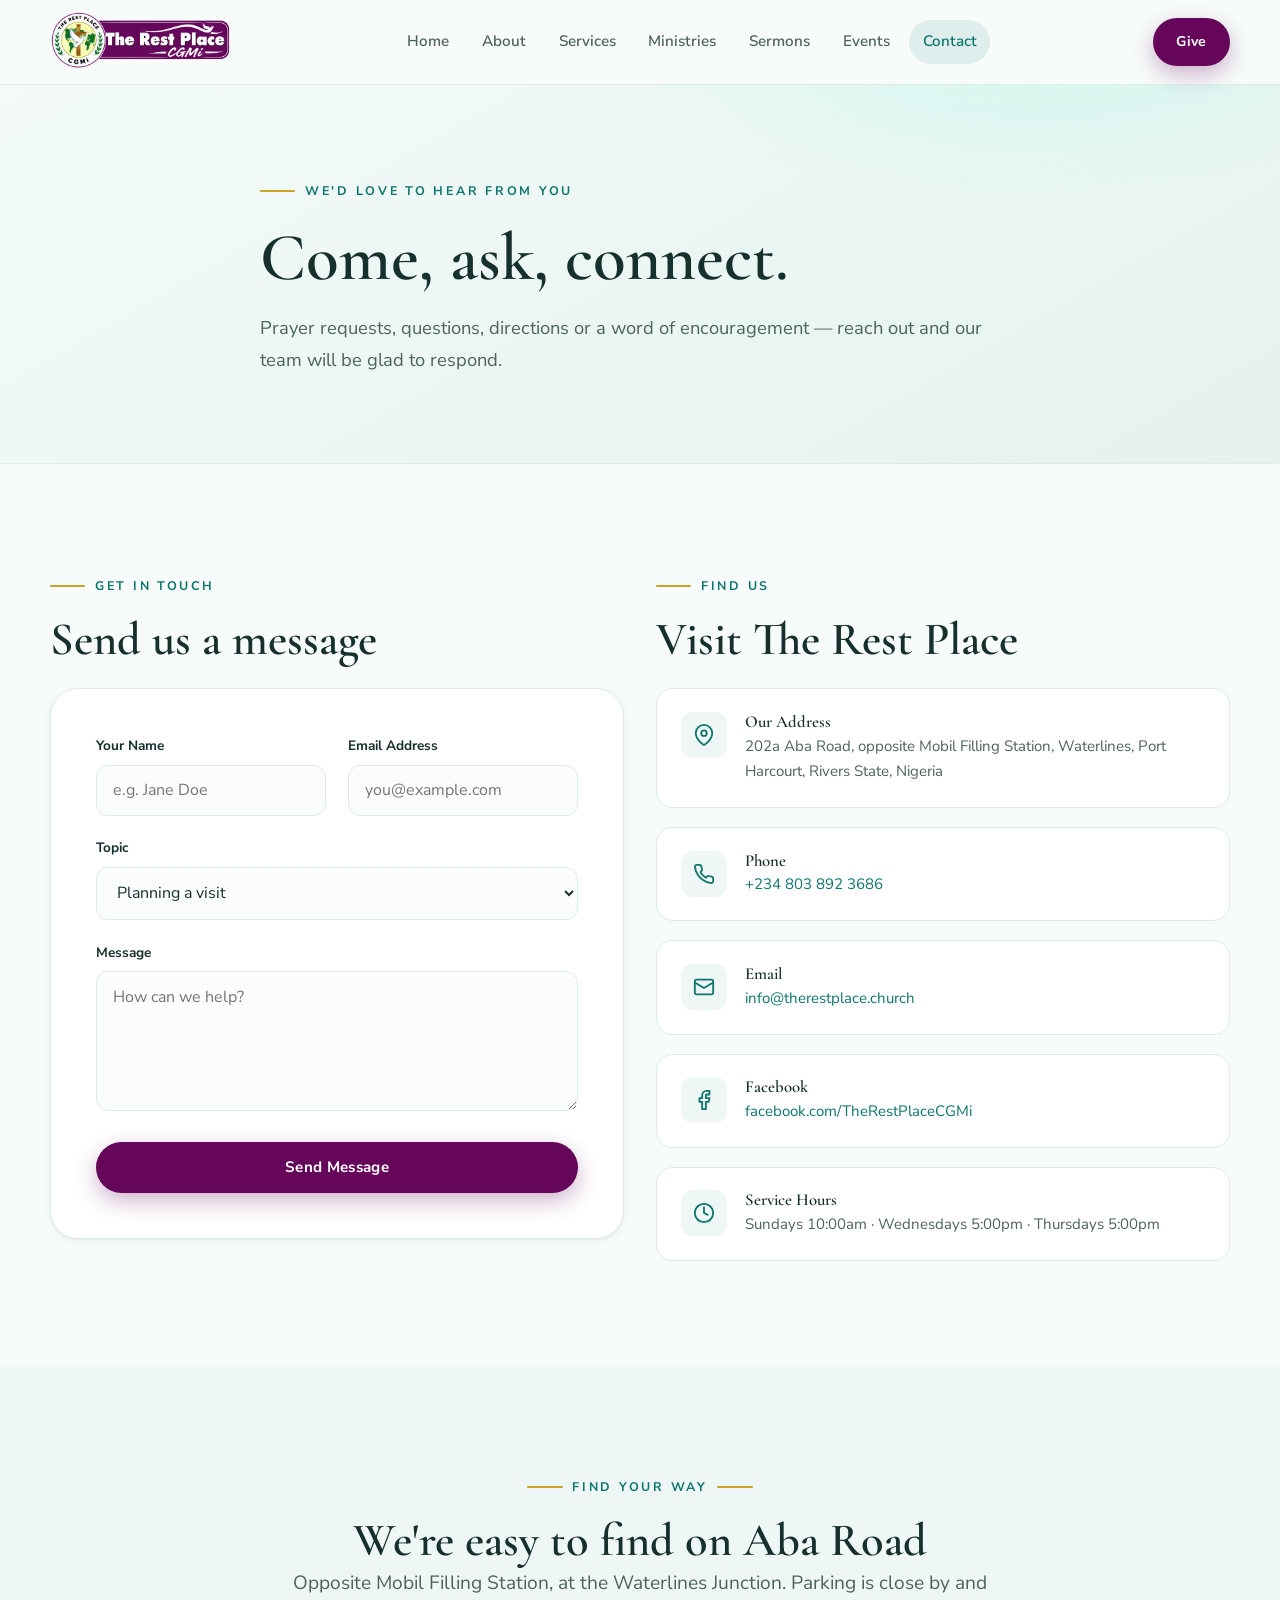
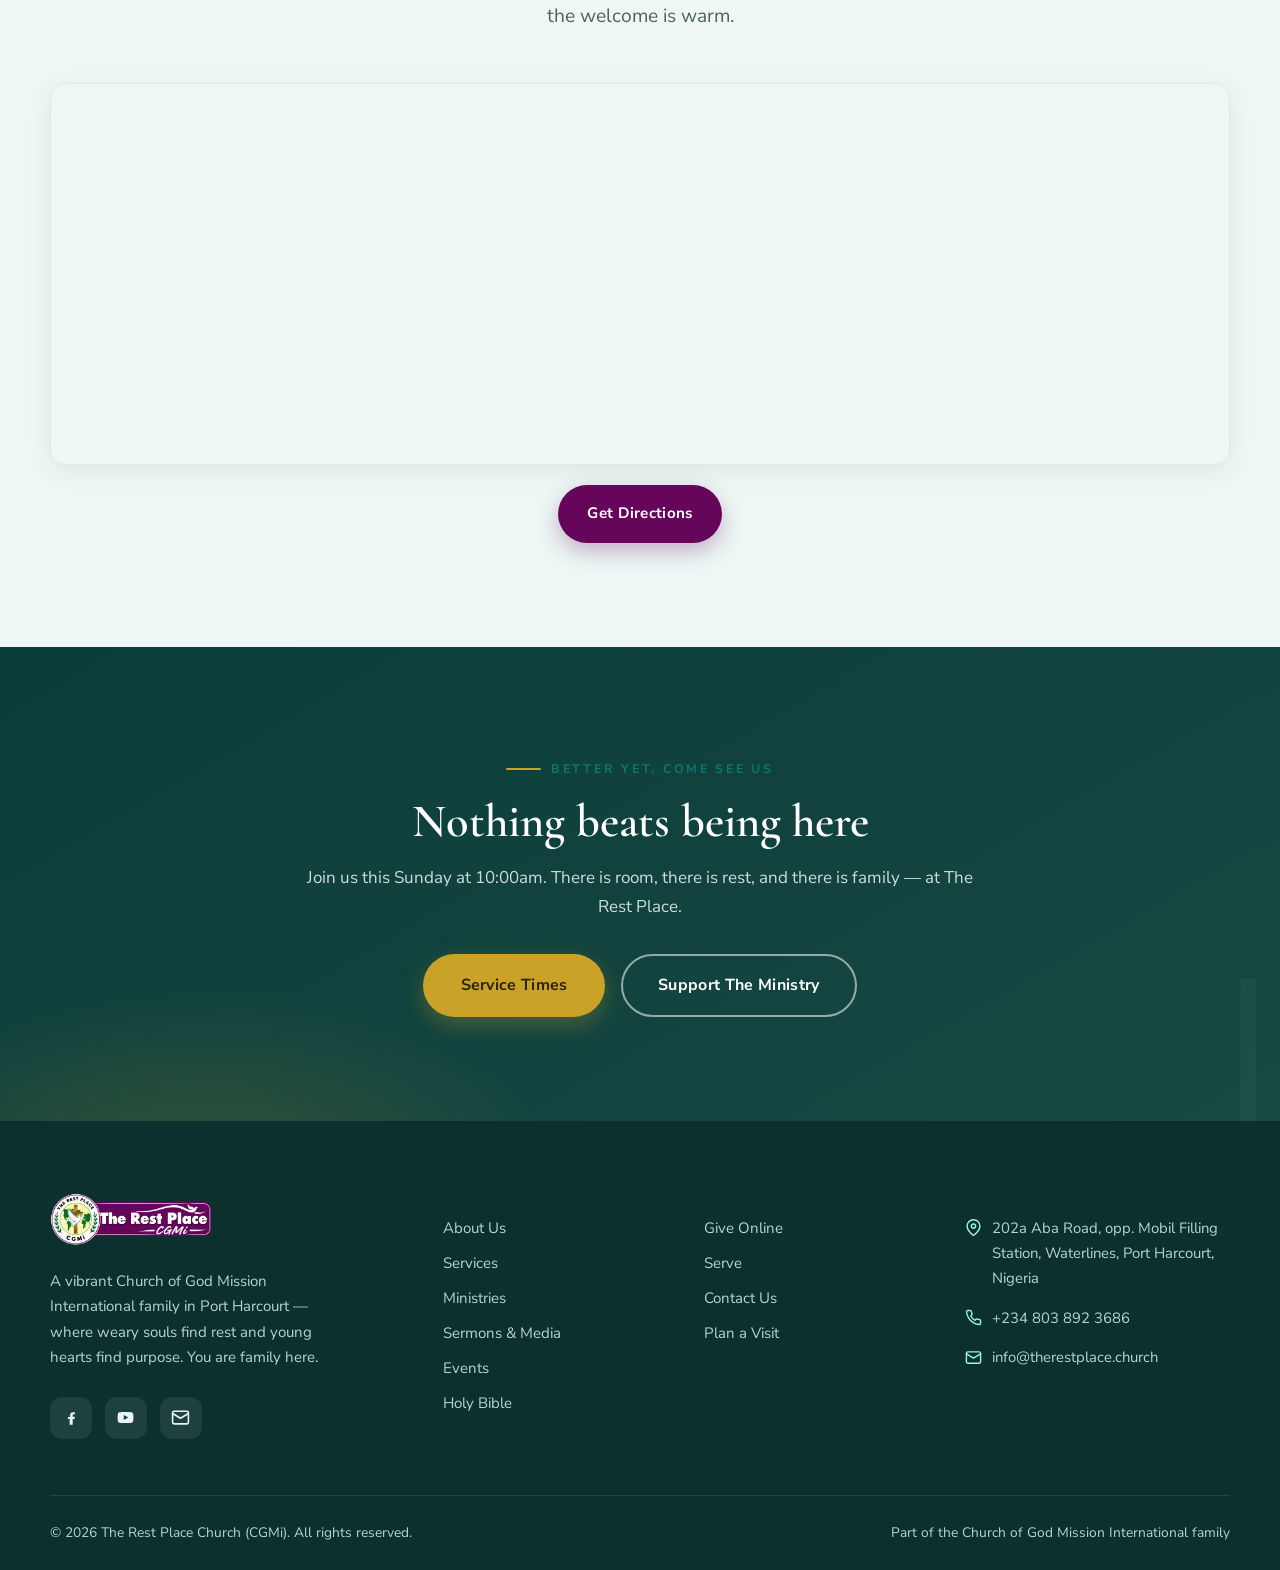
<file: contact.html>
<!DOCTYPE html>
<html lang="en">
<head>
  <meta charset="UTF-8">
  <meta name="viewport" content="width=device-width, initial-scale=1.0">
  <title>Contact Us | The Rest Place Church · CGMi</title>
  <meta name="description" content="Contact The Rest Place Church (CGMi) in Port Harcourt. Get directions, ask questions, plan a visit or reach a ministry.">
  <meta name="theme-color" content="#0f766e">
  <link rel="icon" type="image/png" href="logo.png">
  <link rel="preconnect" href="https://fonts.googleapis.com">
  <link rel="preconnect" href="https://fonts.gstatic.com" crossorigin>
  <link href="https://fonts.googleapis.com/css2?family=Cormorant+Garamond:ital,wght@0,400;0,600;0,700;1,400&family=Nunito+Sans:wght@400;600;700;800&display=swap" rel="stylesheet">
  <link rel="manifest" href="manifest.json">
  <link rel="apple-touch-icon" href="apple-touch-icon.png">
  <link rel="apple-touch-startup-image" href="img/splash/apple-splash-1320x2868.jpg" media="(device-width: 440px) and (device-height: 956px) and (-webkit-device-pixel-ratio: 3)">
  <link rel="apple-touch-startup-image" href="img/splash/apple-splash-1290x2796.jpg" media="(device-width: 430px) and (device-height: 932px) and (-webkit-device-pixel-ratio: 3)">
  <link rel="apple-touch-startup-image" href="img/splash/apple-splash-1284x2778.jpg" media="(device-width: 428px) and (device-height: 926px) and (-webkit-device-pixel-ratio: 3)">
  <link rel="apple-touch-startup-image" href="img/splash/apple-splash-1242x2688.jpg" media="(device-width: 414px) and (device-height: 896px) and (-webkit-device-pixel-ratio: 3)">
  <link rel="apple-touch-startup-image" href="img/splash/apple-splash-1179x2556.jpg" media="(device-width: 393px) and (device-height: 852px) and (-webkit-device-pixel-ratio: 3)">
  <link rel="apple-touch-startup-image" href="img/splash/apple-splash-1170x2532.jpg" media="(device-width: 390px) and (device-height: 844px) and (-webkit-device-pixel-ratio: 3)">
  <link rel="apple-touch-startup-image" href="img/splash/apple-splash-1125x2436.jpg" media="(device-width: 375px) and (device-height: 812px) and (-webkit-device-pixel-ratio: 3)">
  <link rel="apple-touch-startup-image" href="img/splash/apple-splash-828x1792.jpg" media="(device-width: 414px) and (device-height: 896px) and (-webkit-device-pixel-ratio: 2)">
  <link rel="apple-touch-startup-image" href="img/splash/apple-splash-750x1334.jpg" media="(device-width: 375px) and (device-height: 667px) and (-webkit-device-pixel-ratio: 2)">
  <link rel="apple-touch-startup-image" href="img/splash/apple-splash-2048x2732.jpg" media="(device-width: 1024px) and (device-height: 1366px) and (-webkit-device-pixel-ratio: 2)">
  <link rel="apple-touch-startup-image" href="img/splash/apple-splash-1668x2388.jpg" media="(device-width: 834px) and (device-height: 1194px) and (-webkit-device-pixel-ratio: 2)">
  <link rel="apple-touch-startup-image" href="img/splash/apple-splash-1640x2360.jpg" media="(device-width: 820px) and (device-height: 1180px) and (-webkit-device-pixel-ratio: 2)">
  <link rel="apple-touch-startup-image" href="img/splash/apple-splash-1536x2048.jpg" media="(device-width: 768px) and (device-height: 1024px) and (-webkit-device-pixel-ratio: 2)">
  <meta name="mobile-web-app-capable" content="yes">
  <meta name="apple-mobile-web-app-capable" content="yes">
  <meta name="apple-mobile-web-app-status-bar-style" content="black-translucent">
  <meta name="apple-mobile-web-app-title" content="The Rest Place">
  <link rel="stylesheet" href="css/style.css">
</head>
<body>

<header class="site-header">
  <nav class="nav" aria-label="Main navigation">
    <a class="brand" href="index.html" aria-label="The Rest Place Church – home">
      <img class="brand__mark" src="logo.png" alt="The Rest Place Church logo" width="152" height="52">
    </a>
    <button class="nav__toggle" aria-label="Toggle menu" aria-expanded="false"><span></span><span></span><span></span></button>
    <div class="nav__links">
      <a href="index.html">Home</a>
      <a href="about.html">About</a>
      <a href="services.html">Services</a>
      <a href="ministries.html">Ministries</a>
      <a href="sermons.html">Sermons</a>
      <a href="events.html">Events</a>
      <a href="contact.html" class="active">Contact</a>
    </div>
    <div class="nav__cta">
      <a href="give.html" class="btn btn--primary">Give</a>
    </div>
  </nav>
</header>

<!-- ================= Page hero ================= -->
<section class="page-hero">
  <div class="container page-hero__inner">
    <span class="eyebrow">We'd Love To Hear From You</span>
    <h1>Come, ask, connect.</h1>
    <p>Prayer requests, questions, directions or a word of encouragement — reach out and our team will be glad to respond.</p>
  </div>
</section>

<!-- ================= Contact ================= -->
<section class="section">
  <div class="container contact-page">
    <div data-reveal>
      <span class="eyebrow">Get In Touch</span>
      <h2 style="margin-bottom:1.4rem">Send us a message</h2>
      <form class="form-card" data-contact-form>
        <div class="form-grid">
          <div class="field">
            <label for="name">Your Name</label>
            <input id="name" name="name" type="text" placeholder="e.g. Jane Doe" required>
          </div>
          <div class="field">
            <label for="email">Email Address</label>
            <input id="email" name="email" type="email" placeholder="you@example.com" required>
          </div>
        </div>
        <div class="field">
          <label for="topic">Topic</label>
          <select id="topic" name="topic">
            <option value="visit">Planning a visit</option>
            <option value="prayer">Prayer request</option>
            <option value="ministry">Joining a ministry</option>
            <option value="giving">Giving / finance</option>
            <option value="other">Something else</option>
          </select>
        </div>
        <div class="field">
          <label for="message">Message</label>
          <textarea id="message" name="message" placeholder="How can we help?" required></textarea>
        </div>
        <button type="submit" class="btn btn--primary" style="width:100%">Send Message</button>
        <p data-form-status aria-live="polite"></p>
      </form>
    </div>

    <div data-reveal data-delay="100">
      <span class="eyebrow">Find Us</span>
      <h2 style="margin-bottom:1.4rem">Visit The Rest Place</h2>
      <div class="contact-list">
        <div class="contact-item">
          <div class="contact-item__icon"><svg width="22" height="22" viewBox="0 0 24 24" fill="none" stroke="currentColor" stroke-width="2" stroke-linecap="round" stroke-linejoin="round"><path d="M21 10c0 7-9 13-9 13s-9-6-9-13a9 9 0 0 1 18 0z"/><circle cx="12" cy="10" r="3"/></svg></div>
          <div>
            <h4>Our Address</h4>
            <p>202a Aba Road, opposite Mobil Filling Station, Waterlines, Port Harcourt, Rivers State, Nigeria</p>
          </div>
        </div>
        <div class="contact-item">
          <div class="contact-item__icon"><svg width="22" height="22" viewBox="0 0 24 24" fill="none" stroke="currentColor" stroke-width="2" stroke-linecap="round" stroke-linejoin="round"><path d="M22 16.92v3a2 2 0 0 1-2.18 2 19.79 19.79 0 0 1-8.63-3.07 19.5 19.5 0 0 1-6-6 19.79 19.79 0 0 1-3.07-8.67A2 2 0 0 1 4.11 2h3a2 2 0 0 1 2 1.72c.13.96.36 1.9.7 2.81a2 2 0 0 1-.45 2.11L8.09 9.91a16 16 0 0 0 6 6l1.27-1.27a2 2 0 0 1 2.11-.45c.91.34 1.85.57 2.81.7A2 2 0 0 1 22 16.92z"/></svg></div>
          <div>
            <h4>Phone</h4>
            <p><a href="tel:+2348038923686">+234 803 892 3686</a></p>
          </div>
        </div>
        <div class="contact-item">
          <div class="contact-item__icon"><svg width="22" height="22" viewBox="0 0 24 24" fill="none" stroke="currentColor" stroke-width="2" stroke-linecap="round" stroke-linejoin="round"><rect x="2" y="4" width="20" height="16" rx="2"/><path d="m2 7 10 6 10-6"/></svg></div>
          <div>
            <h4>Email</h4>
            <p><a href="mailto:info@therestplace.church">info@therestplace.church</a></p>
          </div>
        </div>
        <div class="contact-item">
          <div class="contact-item__icon"><svg width="22" height="22" viewBox="0 0 24 24" fill="none" stroke="currentColor" stroke-width="2" stroke-linecap="round" stroke-linejoin="round"><path d="M18 2h-3a5 5 0 0 0-5 5v3H7v4h3v8h4v-8h3l1-4h-4V7a1 1 0 0 1 1-1h3z"/></svg></div>
          <div>
            <h4>Facebook</h4>
            <p><a href="https://web.facebook.com/TheRestPlaceCGMi" target="_blank" rel="noopener">facebook.com/TheRestPlaceCGMi</a></p>
          </div>
        </div>
        <div class="contact-item">
          <div class="contact-item__icon"><svg width="22" height="22" viewBox="0 0 24 24" fill="none" stroke="currentColor" stroke-width="2" stroke-linecap="round" stroke-linejoin="round"><circle cx="12" cy="12" r="10"/><path d="M12 6v6l4 2"/></svg></div>
          <div>
            <h4>Service Hours</h4>
            <p>Sundays 10:00am · Wednesdays 5:00pm · Thursdays 5:00pm</p>
          </div>
        </div>
      </div>
    </div>
  </div>
</section>

<!-- ================= Map ================= -->
<section class="section section--soft">
  <div class="container">
    <div class="section-head" data-reveal>
      <span class="eyebrow">Find Your Way</span>
      <h2>We're easy to find on Aba Road</h2>
      <p class="lead">Opposite Mobil Filling Station, at the Waterlines Junction. Parking is close by and the welcome is warm.</p>
    </div>
    <div class="map-frame" data-reveal>
      <iframe
        title="Map to The Rest Place Church, Port Harcourt"
        src="https://maps.google.com/maps?q=4.8161441,7.0101771&z=16&output=embed"
        loading="lazy"
        referrerpolicy="no-referrer-when-downgrade"
        allowfullscreen></iframe>
    </div>
    <p class="text-center mt-2">
      <a href="https://www.google.com/maps/dir/?api=1&destination=4.8161441,7.0101771" target="_blank" rel="noopener" class="btn btn--primary">Get Directions</a>
    </p>
  </div>
</section>

<!-- ================= CTA band ================= -->
<section class="section cta-band">
  <div class="container cta-band__inner" data-reveal>
    <span class="eyebrow" style="justify-content:center">Better Yet, Come See Us</span>
    <h2>Nothing beats being here</h2>
    <p>Join us this Sunday at 10:00am. There is room, there is rest, and there is family — at The Rest Place.</p>
    <div class="cta-band__actions">
      <a href="services.html" class="btn btn--accent btn--lg">Service Times</a>
      <a href="give.html" class="btn btn--ghost-light btn--lg">Support The Ministry</a>
    </div>
  </div>
</section>

<!-- ================= Footer ================= -->
<footer class="site-footer">
  <div class="container">
    <div class="footer-grid">
      <div class="footer-brand">
        <a class="brand" href="index.html" style="text-decoration:none">
          <img class="brand__mark" src="logo.png" alt="The Rest Place Church logo" width="152" height="52">
        </a>
        <p>A vibrant Church of God Mission International family in Port Harcourt — where weary souls find rest and young hearts find purpose. You are family here.</p>
        <div class="social-row">
          <a class="social-btn" href="https://web.facebook.com/TheRestPlaceCGMi" target="_blank" rel="noopener" aria-label="Facebook">
            <svg width="19" height="19" viewBox="0 0 24 24" fill="currentColor"><path d="M13.5 21v-7h2.3l.4-2.8h-2.7V9.4c0-.8.3-1.4 1.5-1.4h1.3V5.5c-.3 0-1.2-.1-2.3-.1-2.3 0-3.8 1.4-3.8 3.9v2H7.5V14h2.2v7h3.8z"/></svg>
          </a>
          <a class="social-btn" href="https://www.youtube.com/" target="_blank" rel="noopener" aria-label="YouTube">
            <svg width="19" height="19" viewBox="0 0 24 24" fill="currentColor"><path d="M21.6 7.2a2.5 2.5 0 0 0-1.8-1.8C18.2 5 12 5 12 5s-6.2 0-7.8.4A2.5 2.5 0 0 0 2.4 7.2 26 26 0 0 0 2 12a26 26 0 0 0 .4 4.8 2.5 2.5 0 0 0 1.8 1.8c1.6.4 7.8.4 7.8.4s6.2 0 7.8-.4a2.5 2.5 0 0 0 1.8-1.8A26 26 0 0 0 22 12a26 26 0 0 0-.4-4.8zM9.8 15.2V8.8L15.5 12l-5.7 3.2z"/></svg>
          </a>
          <a class="social-btn" href="mailto:info@therestplace.church" aria-label="Email">
            <svg width="19" height="19" viewBox="0 0 24 24" fill="none" stroke="currentColor" stroke-width="2" stroke-linecap="round" stroke-linejoin="round"><rect x="2" y="4" width="20" height="16" rx="2"/><path d="m2 7 10 6 10-6"/></svg>
          </a>
        </div>
      </div>

      <div>
        <h4>Explore</h4>
        <div class="footer-links">
          <a href="about.html">About Us</a>
          <a href="services.html">Services</a>
          <a href="ministries.html">Ministries</a>
          <a href="sermons.html">Sermons &amp; Media</a>
          <a href="events.html">Events</a>
          <a href="bible.html">Holy Bible</a>
        </div>
      </div>

      <div>
        <h4>Get Involved</h4>
        <div class="footer-links">
          <a href="give.html">Give Online</a>
          <a href="ministries.html">Serve</a>
          <a href="contact.html">Contact Us</a>
          <a href="services.html">Plan a Visit</a>
        </div>
      </div>

      <div>
        <h4>Find Us</h4>
        <ul class="footer-contact">
          <li><svg width="17" height="17" viewBox="0 0 24 24" fill="none" stroke="currentColor" stroke-width="2" stroke-linecap="round" stroke-linejoin="round"><path d="M21 10c0 7-9 13-9 13s-9-6-9-13a9 9 0 0 1 18 0z"/><circle cx="12" cy="10" r="3"/></svg>202a Aba Road, opp. Mobil Filling Station, Waterlines, Port Harcourt, Nigeria</li>
          <li><svg width="17" height="17" viewBox="0 0 24 24" fill="none" stroke="currentColor" stroke-width="2" stroke-linecap="round" stroke-linejoin="round"><path d="M22 16.92v3a2 2 0 0 1-2.18 2 19.79 19.79 0 0 1-8.63-3.07 19.5 19.5 0 0 1-6-6 19.79 19.79 0 0 1-3.07-8.67A2 2 0 0 1 4.11 2h3a2 2 0 0 1 2 1.72c.13.96.36 1.9.7 2.81a2 2 0 0 1-.45 2.11L8.09 9.91a16 16 0 0 0 6 6l1.27-1.27a2 2 0 0 1 2.11-.45c.91.34 1.85.57 2.81.7A2 2 0 0 1 22 16.92z"/></svg>+234 803 892 3686</li>
          <li><svg width="17" height="17" viewBox="0 0 24 24" fill="none" stroke="currentColor" stroke-width="2" stroke-linecap="round" stroke-linejoin="round"><rect x="2" y="4" width="20" height="16" rx="2"/><path d="m2 7 10 6 10-6"/></svg>info@therestplace.church</li>
        </ul>
      </div>
    </div>

    <div class="footer-bottom">
      <span>&copy; 2026 The Rest Place Church (CGMi). All rights reserved.</span>
      <span>Part of the Church of God Mission International family</span>
    </div>
  </div>
</footer>

<script src="js/main.js"></script>
</body>
</html>
</file>
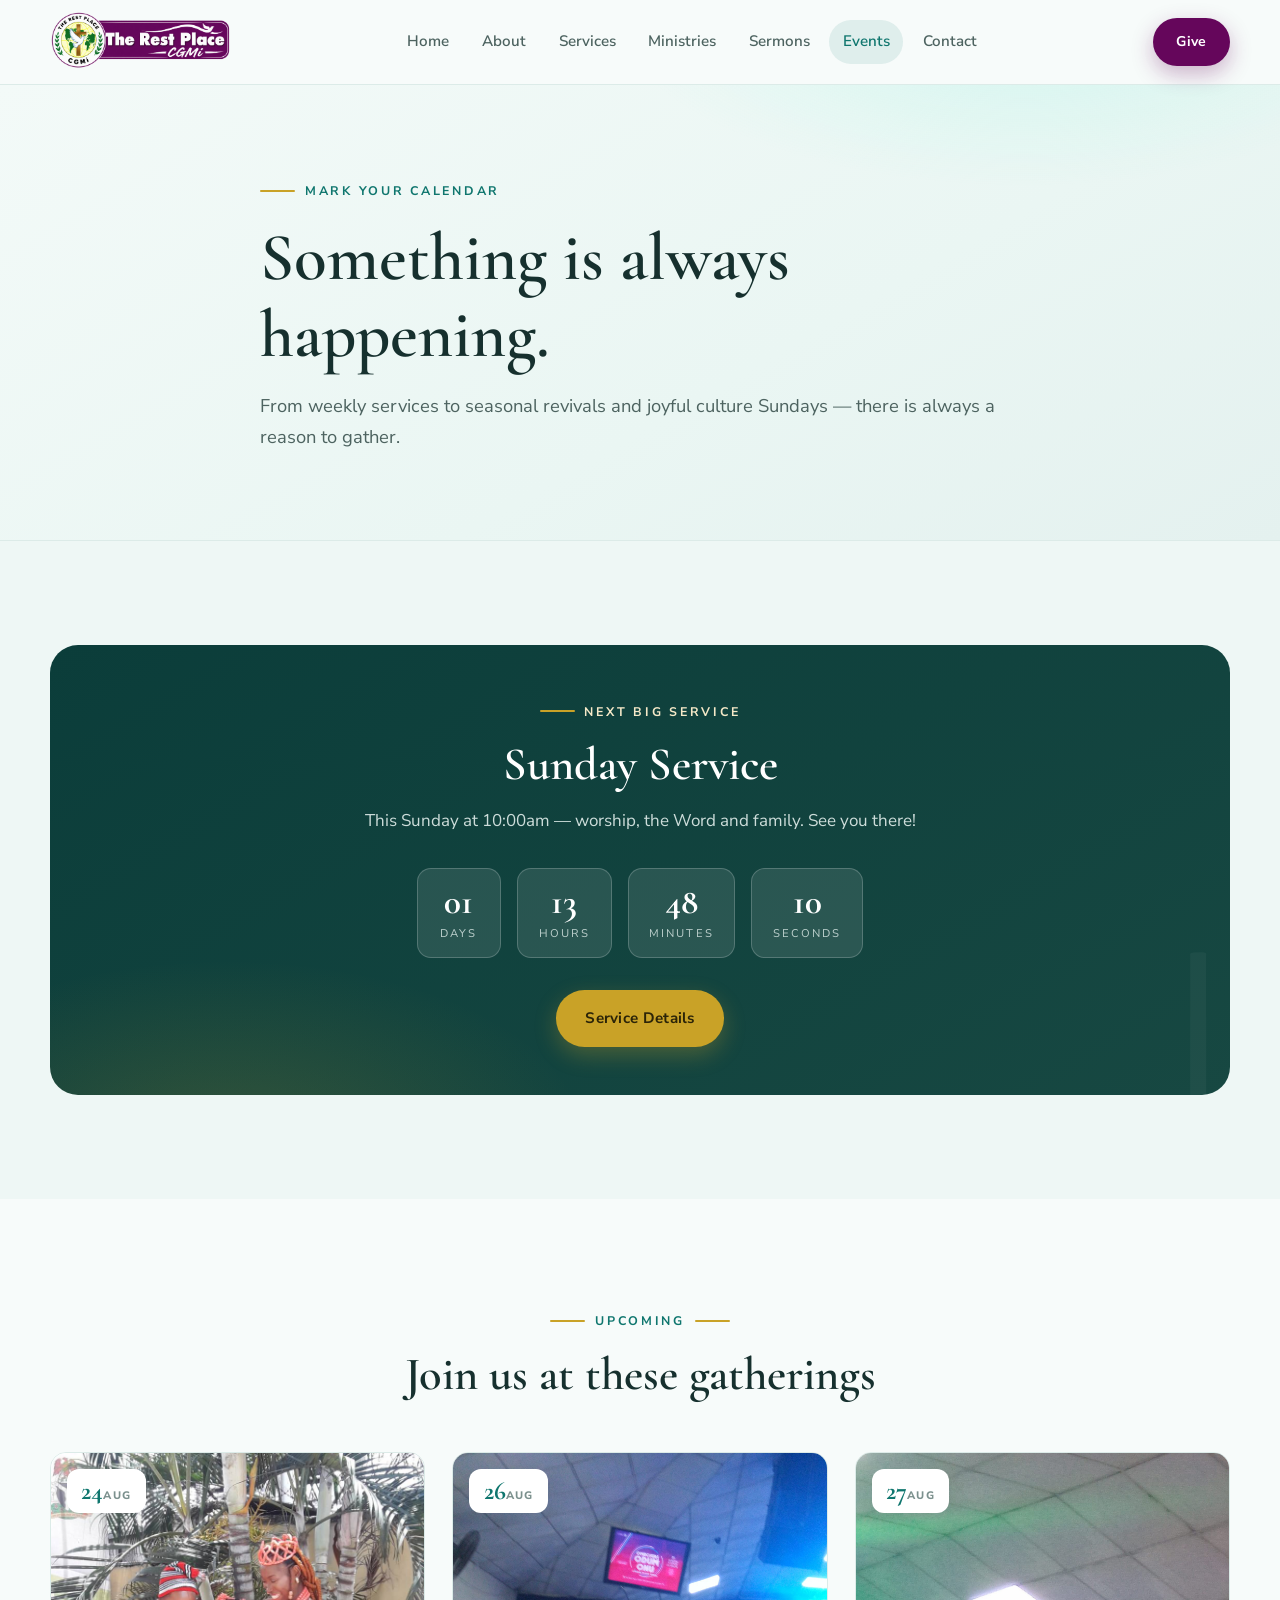
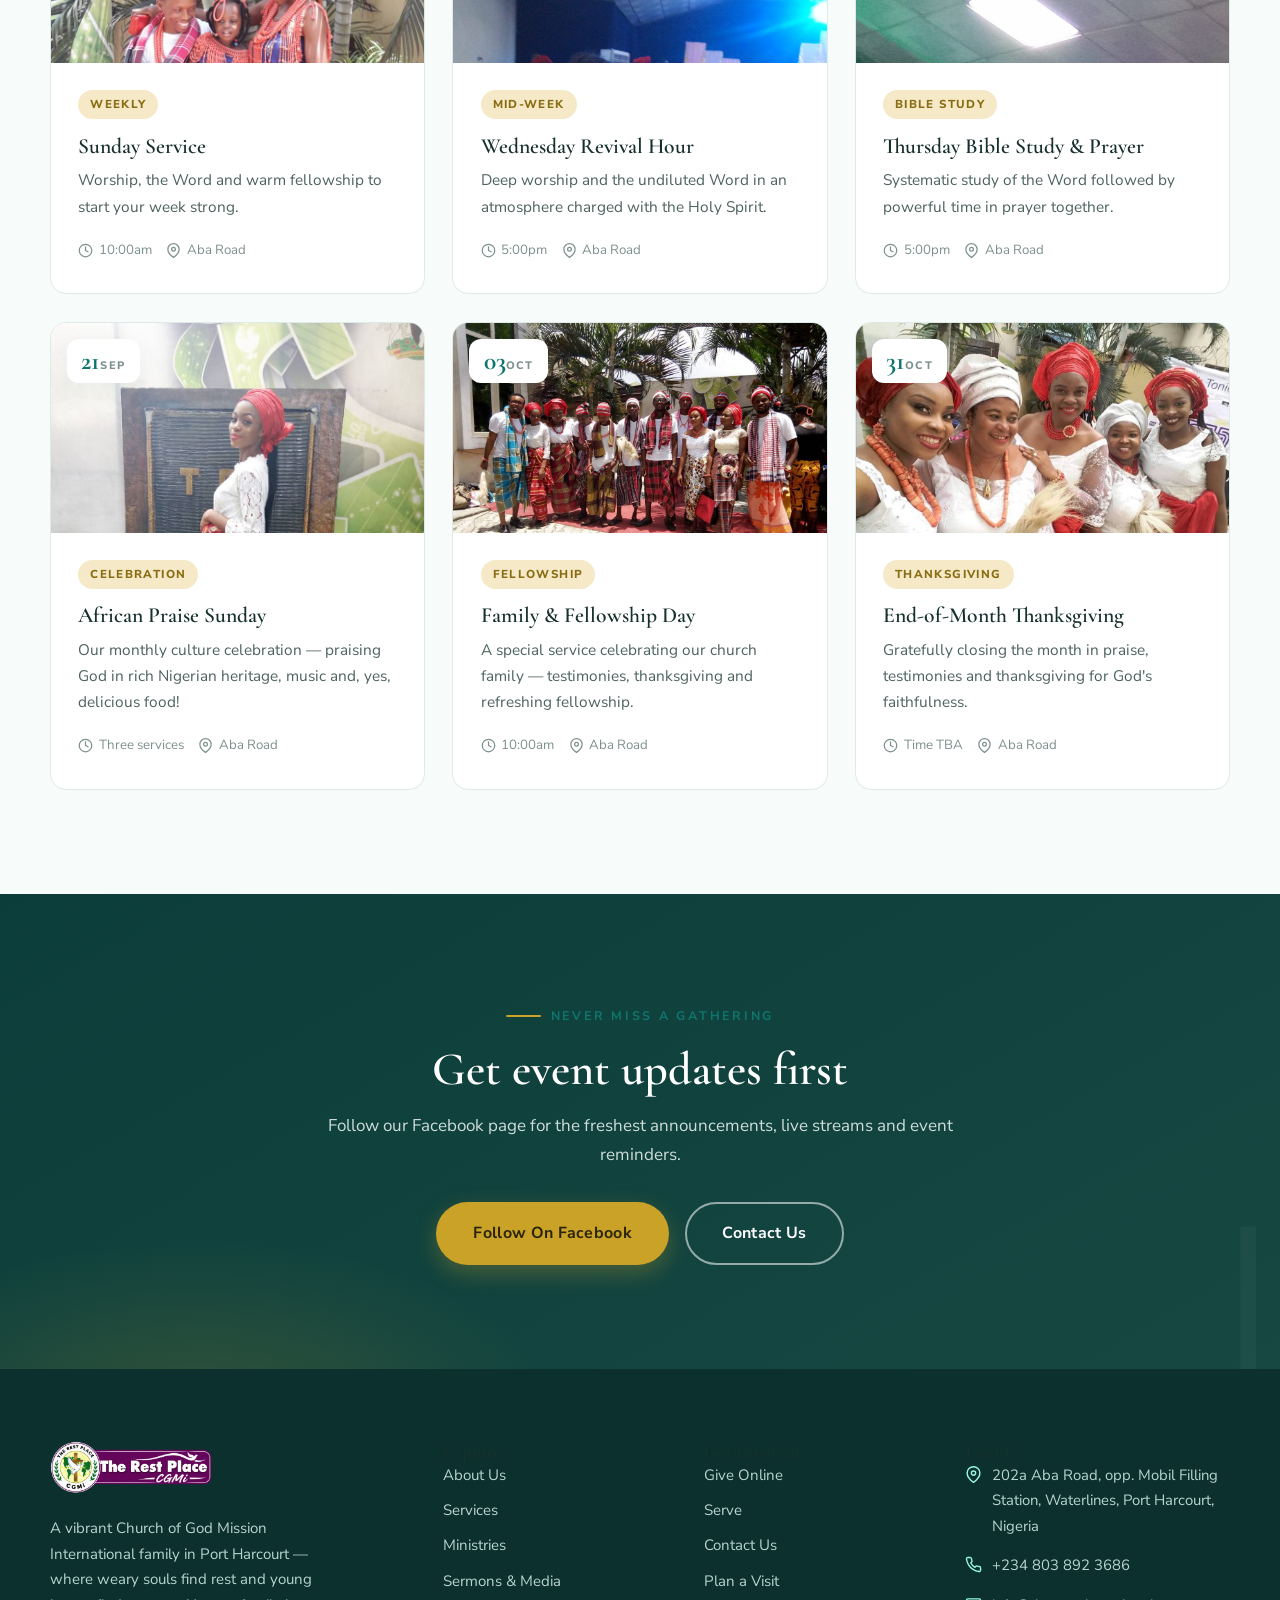
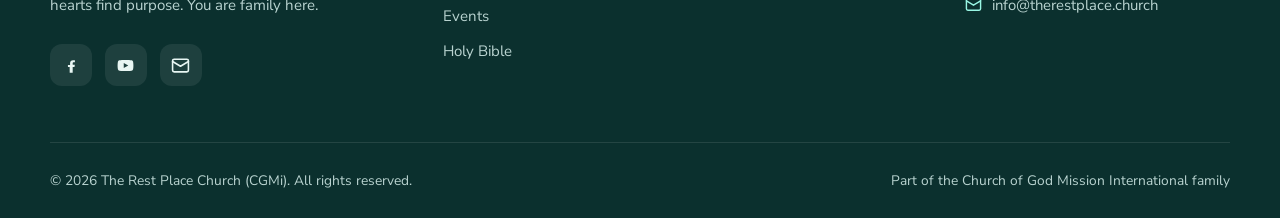
<file: events.html>
<!DOCTYPE html>
<html lang="en">
<head>
  <meta charset="UTF-8">
  <meta name="viewport" content="width=device-width, initial-scale=1.0">
  <title>Events | The Rest Place Church · CGMi</title>
  <meta name="description" content="Upcoming events at The Rest Place Church (CGMi) in Port Harcourt — services, revivals, culture Sundays and more.">
  <meta name="theme-color" content="#0f766e">
  <link rel="icon" type="image/png" href="logo.png">
  <link rel="preconnect" href="https://fonts.googleapis.com">
  <link rel="preconnect" href="https://fonts.gstatic.com" crossorigin>
  <link href="https://fonts.googleapis.com/css2?family=Cormorant+Garamond:ital,wght@0,400;0,600;0,700;1,400&family=Nunito+Sans:wght@400;600;700;800&display=swap" rel="stylesheet">
  <link rel="manifest" href="manifest.json">
  <link rel="apple-touch-icon" href="apple-touch-icon.png">
  <link rel="apple-touch-startup-image" href="img/splash/apple-splash-1320x2868.jpg" media="(device-width: 440px) and (device-height: 956px) and (-webkit-device-pixel-ratio: 3)">
  <link rel="apple-touch-startup-image" href="img/splash/apple-splash-1290x2796.jpg" media="(device-width: 430px) and (device-height: 932px) and (-webkit-device-pixel-ratio: 3)">
  <link rel="apple-touch-startup-image" href="img/splash/apple-splash-1284x2778.jpg" media="(device-width: 428px) and (device-height: 926px) and (-webkit-device-pixel-ratio: 3)">
  <link rel="apple-touch-startup-image" href="img/splash/apple-splash-1242x2688.jpg" media="(device-width: 414px) and (device-height: 896px) and (-webkit-device-pixel-ratio: 3)">
  <link rel="apple-touch-startup-image" href="img/splash/apple-splash-1179x2556.jpg" media="(device-width: 393px) and (device-height: 852px) and (-webkit-device-pixel-ratio: 3)">
  <link rel="apple-touch-startup-image" href="img/splash/apple-splash-1170x2532.jpg" media="(device-width: 390px) and (device-height: 844px) and (-webkit-device-pixel-ratio: 3)">
  <link rel="apple-touch-startup-image" href="img/splash/apple-splash-1125x2436.jpg" media="(device-width: 375px) and (device-height: 812px) and (-webkit-device-pixel-ratio: 3)">
  <link rel="apple-touch-startup-image" href="img/splash/apple-splash-828x1792.jpg" media="(device-width: 414px) and (device-height: 896px) and (-webkit-device-pixel-ratio: 2)">
  <link rel="apple-touch-startup-image" href="img/splash/apple-splash-750x1334.jpg" media="(device-width: 375px) and (device-height: 667px) and (-webkit-device-pixel-ratio: 2)">
  <link rel="apple-touch-startup-image" href="img/splash/apple-splash-2048x2732.jpg" media="(device-width: 1024px) and (device-height: 1366px) and (-webkit-device-pixel-ratio: 2)">
  <link rel="apple-touch-startup-image" href="img/splash/apple-splash-1668x2388.jpg" media="(device-width: 834px) and (device-height: 1194px) and (-webkit-device-pixel-ratio: 2)">
  <link rel="apple-touch-startup-image" href="img/splash/apple-splash-1640x2360.jpg" media="(device-width: 820px) and (device-height: 1180px) and (-webkit-device-pixel-ratio: 2)">
  <link rel="apple-touch-startup-image" href="img/splash/apple-splash-1536x2048.jpg" media="(device-width: 768px) and (device-height: 1024px) and (-webkit-device-pixel-ratio: 2)">
  <meta name="mobile-web-app-capable" content="yes">
  <meta name="apple-mobile-web-app-capable" content="yes">
  <meta name="apple-mobile-web-app-status-bar-style" content="black-translucent">
  <meta name="apple-mobile-web-app-title" content="The Rest Place">
  <link rel="stylesheet" href="css/style.css">
</head>
<body>

<header class="site-header">
  <nav class="nav" aria-label="Main navigation">
    <a class="brand" href="index.html" aria-label="The Rest Place Church – home">
      <img class="brand__mark" src="logo.png" alt="The Rest Place Church logo" width="152" height="52">
    </a>
    <button class="nav__toggle" aria-label="Toggle menu" aria-expanded="false"><span></span><span></span><span></span></button>
    <div class="nav__links">
      <a href="index.html">Home</a>
      <a href="about.html">About</a>
      <a href="services.html">Services</a>
      <a href="ministries.html">Ministries</a>
      <a href="sermons.html">Sermons</a>
      <a href="events.html" class="active">Events</a>
      <a href="contact.html">Contact</a>
    </div>
    <div class="nav__cta">
      <a href="give.html" class="btn btn--primary">Give</a>
    </div>
  </nav>
</header>

<!-- ================= Page hero ================= -->
<section class="page-hero">
  <div class="container page-hero__inner">
    <span class="eyebrow">Mark Your Calendar</span>
    <h1>Something is always happening.</h1>
    <p>From weekly services to seasonal revivals and joyful culture Sundays — there is always a reason to gather.</p>
  </div>
</section>

<!-- ================= Countdown ================= -->
<section class="section section--soft">
  <div class="container">
    <div class="cta-band section" style="border-radius:28px;padding:3rem 1.5rem" data-reveal>
      <div class="container cta-band__inner">
        <span class="eyebrow" style="justify-content:center;color:#f5e9c8">Next Big Service</span>
        <h2>Sunday Service</h2>
        <p>This Sunday at 10:00am — worship, the Word and family. See you there!</p>
        <div class="countdown" data-countdown="next-sunday" style="display:flex;justify-content:center;gap:1rem;flex-wrap:wrap;margin:1.6rem 0 2rem">
          <div style="background:rgba(255,255,255,0.1);border:1px solid rgba(255,255,255,0.2);border-radius:14px;padding:0.9rem 1.3rem;min-width:84px">
            <div style="font-family:var(--font-serif);font-size:2.2rem;font-weight:700;color:#fff;line-height:1" data-days>00</div>
            <div style="font-size:0.7rem;text-transform:uppercase;letter-spacing:0.18em;color:rgba(238,248,246,0.75);margin-top:0.3rem">Days</div>
          </div>
          <div style="background:rgba(255,255,255,0.1);border:1px solid rgba(255,255,255,0.2);border-radius:14px;padding:0.9rem 1.3rem;min-width:84px">
            <div style="font-family:var(--font-serif);font-size:2.2rem;font-weight:700;color:#fff;line-height:1" data-hours>00</div>
            <div style="font-size:0.7rem;text-transform:uppercase;letter-spacing:0.18em;color:rgba(238,248,246,0.75);margin-top:0.3rem">Hours</div>
          </div>
          <div style="background:rgba(255,255,255,0.1);border:1px solid rgba(255,255,255,0.2);border-radius:14px;padding:0.9rem 1.3rem;min-width:84px">
            <div style="font-family:var(--font-serif);font-size:2.2rem;font-weight:700;color:#fff;line-height:1" data-mins>00</div>
            <div style="font-size:0.7rem;text-transform:uppercase;letter-spacing:0.18em;color:rgba(238,248,246,0.75);margin-top:0.3rem">Minutes</div>
          </div>
          <div style="background:rgba(255,255,255,0.1);border:1px solid rgba(255,255,255,0.2);border-radius:14px;padding:0.9rem 1.3rem;min-width:84px">
            <div style="font-family:var(--font-serif);font-size:2.2rem;font-weight:700;color:#fff;line-height:1" data-secs>00</div>
            <div style="font-size:0.7rem;text-transform:uppercase;letter-spacing:0.18em;color:rgba(238,248,246,0.75);margin-top:0.3rem">Seconds</div>
          </div>
        </div>
        <div class="cta-band__actions">
          <a href="services.html" class="btn btn--accent">Service Details</a>
        </div>
      </div>
    </div>
  </div>
</section>

<!-- ================= Upcoming events ================= -->
<section class="section">
  <div class="container">
    <div class="section-head" data-reveal>
      <span class="eyebrow">Upcoming</span>
      <h2>Join us at these gatherings</h2>
    </div>
    <div class="card-grid">
      <article class="card" data-reveal>
        <div class="card__media">
          <span class="date-block"><span class="date-block__day">24</span><span class="date-block__mon">Aug</span></span>
          <img src="img/gallery/worship-joy.jpg" alt="Sunday service celebration">
        </div>
        <div class="card__body">
          <span class="card__tag">Weekly</span>
          <h3>Sunday Service</h3>
          <p>Worship, the Word and warm fellowship to start your week strong.</p>
          <div class="card__meta">
            <span><svg width="15" height="15" viewBox="0 0 24 24" fill="none" stroke="currentColor" stroke-width="2" stroke-linecap="round" stroke-linejoin="round"><circle cx="12" cy="12" r="10"/><path d="M12 6v6l4 2"/></svg>10:00am</span>
            <span><svg width="15" height="15" viewBox="0 0 24 24" fill="none" stroke="currentColor" stroke-width="2" stroke-linecap="round" stroke-linejoin="round"><path d="M21 10c0 7-9 13-9 13s-9-6-9-13a9 9 0 0 1 18 0z"/><circle cx="12" cy="10" r="3"/></svg>Aba Road</span>
          </div>
        </div>
      </article>

      <article class="card" data-reveal data-delay="80">
        <div class="card__media">
          <span class="date-block"><span class="date-block__day">26</span><span class="date-block__mon">Aug</span></span>
          <img src="img/gallery/praise-dance-1.jpg" alt="Wednesday revival hour">
        </div>
        <div class="card__body">
          <span class="card__tag">Mid-week</span>
          <h3>Wednesday Revival Hour</h3>
          <p>Deep worship and the undiluted Word in an atmosphere charged with the Holy Spirit.</p>
          <div class="card__meta">
            <span><svg width="15" height="15" viewBox="0 0 24 24" fill="none" stroke="currentColor" stroke-width="2" stroke-linecap="round" stroke-linejoin="round"><circle cx="12" cy="12" r="10"/><path d="M12 6v6l4 2"/></svg>5:00pm</span>
            <span><svg width="15" height="15" viewBox="0 0 24 24" fill="none" stroke="currentColor" stroke-width="2" stroke-linecap="round" stroke-linejoin="round"><path d="M21 10c0 7-9 13-9 13s-9-6-9-13a9 9 0 0 1 18 0z"/><circle cx="12" cy="10" r="3"/></svg>Aba Road</span>
          </div>
        </div>
      </article>

      <article class="card" data-reveal data-delay="160">
        <div class="card__media">
          <span class="date-block"><span class="date-block__day">27</span><span class="date-block__mon">Aug</span></span>
          <img src="img/gallery/praise-dance-2.jpg" alt="Thursday Bible study and prayer">
        </div>
        <div class="card__body">
          <span class="card__tag">Bible Study</span>
          <h3>Thursday Bible Study &amp; Prayer</h3>
          <p>Systematic study of the Word followed by powerful time in prayer together.</p>
          <div class="card__meta">
            <span><svg width="15" height="15" viewBox="0 0 24 24" fill="none" stroke="currentColor" stroke-width="2" stroke-linecap="round" stroke-linejoin="round"><circle cx="12" cy="12" r="10"/><path d="M12 6v6l4 2"/></svg>5:00pm</span>
            <span><svg width="15" height="15" viewBox="0 0 24 24" fill="none" stroke="currentColor" stroke-width="2" stroke-linecap="round" stroke-linejoin="round"><path d="M21 10c0 7-9 13-9 13s-9-6-9-13a9 9 0 0 1 18 0z"/><circle cx="12" cy="10" r="3"/></svg>Aba Road</span>
          </div>
        </div>
      </article>

      <article class="card" data-reveal>
        <div class="card__media">
          <span class="date-block"><span class="date-block__day">21</span><span class="date-block__mon">Sep</span></span>
          <img src="img/gallery/celebrate-attire.jpg" alt="African Praise Sunday celebration">
        </div>
        <div class="card__body">
          <span class="card__tag">Celebration</span>
          <h3>African Praise Sunday</h3>
          <p>Our monthly culture celebration — praising God in rich Nigerian heritage, music and, yes, delicious food!</p>
          <div class="card__meta">
            <span><svg width="15" height="15" viewBox="0 0 24 24" fill="none" stroke="currentColor" stroke-width="2" stroke-linecap="round" stroke-linejoin="round"><circle cx="12" cy="12" r="10"/><path d="M12 6v6l4 2"/></svg>Three services</span>
            <span><svg width="15" height="15" viewBox="0 0 24 24" fill="none" stroke="currentColor" stroke-width="2" stroke-linecap="round" stroke-linejoin="round"><path d="M21 10c0 7-9 13-9 13s-9-6-9-13a9 9 0 0 1 18 0z"/><circle cx="12" cy="10" r="3"/></svg>Aba Road</span>
          </div>
        </div>
      </article>

      <article class="card" data-reveal data-delay="80">
        <div class="card__media">
          <span class="date-block"><span class="date-block__day">03</span><span class="date-block__mon">Oct</span></span>
          <img src="img/gallery/congregation-1.jpg" alt="Family fellowship service">
        </div>
        <div class="card__body">
          <span class="card__tag">Fellowship</span>
          <h3>Family &amp; Fellowship Day</h3>
          <p>A special service celebrating our church family — testimonies, thanksgiving and refreshing fellowship.</p>
          <div class="card__meta">
            <span><svg width="15" height="15" viewBox="0 0 24 24" fill="none" stroke="currentColor" stroke-width="2" stroke-linecap="round" stroke-linejoin="round"><circle cx="12" cy="12" r="10"/><path d="M12 6v6l4 2"/></svg>10:00am</span>
            <span><svg width="15" height="15" viewBox="0 0 24 24" fill="none" stroke="currentColor" stroke-width="2" stroke-linecap="round" stroke-linejoin="round"><path d="M21 10c0 7-9 13-9 13s-9-6-9-13a9 9 0 0 1 18 0z"/><circle cx="12" cy="10" r="3"/></svg>Aba Road</span>
          </div>
        </div>
      </article>

      <article class="card" data-reveal data-delay="160">
        <div class="card__media">
          <span class="date-block"><span class="date-block__day">31</span><span class="date-block__mon">Oct</span></span>
          <img src="img/gallery/women-celebrate.jpg" alt="End of the month thanksgiving">
        </div>
        <div class="card__body">
          <span class="card__tag">Thanksgiving</span>
          <h3>End-of-Month Thanksgiving</h3>
          <p>Gratefully closing the month in praise, testimonies and thanksgiving for God's faithfulness.</p>
          <div class="card__meta">
            <span><svg width="15" height="15" viewBox="0 0 24 24" fill="none" stroke="currentColor" stroke-width="2" stroke-linecap="round" stroke-linejoin="round"><circle cx="12" cy="12" r="10"/><path d="M12 6v6l4 2"/></svg>Time TBA</span>
            <span><svg width="15" height="15" viewBox="0 0 24 24" fill="none" stroke="currentColor" stroke-width="2" stroke-linecap="round" stroke-linejoin="round"><path d="M21 10c0 7-9 13-9 13s-9-6-9-13a9 9 0 0 1 18 0z"/><circle cx="12" cy="10" r="3"/></svg>Aba Road</span>
          </div>
        </div>
      </article>
    </div>
  </div>
</section>

<!-- ================= CTA band ================= -->
<section class="section cta-band">
  <div class="container cta-band__inner" data-reveal>
    <span class="eyebrow" style="justify-content:center">Never Miss A Gathering</span>
    <h2>Get event updates first</h2>
    <p>Follow our Facebook page for the freshest announcements, live streams and event reminders.</p>
    <div class="cta-band__actions">
      <a href="https://web.facebook.com/TheRestPlaceCGMi" target="_blank" rel="noopener" class="btn btn--accent btn--lg">Follow On Facebook</a>
      <a href="contact.html" class="btn btn--ghost-light btn--lg">Contact Us</a>
    </div>
  </div>
</section>

<!-- ================= Footer ================= -->
<footer class="site-footer">
  <div class="container">
    <div class="footer-grid">
      <div class="footer-brand">
        <a class="brand" href="index.html" style="text-decoration:none">
          <img class="brand__mark" src="logo.png" alt="The Rest Place Church logo" width="152" height="52">
        </a>
        <p>A vibrant Church of God Mission International family in Port Harcourt — where weary souls find rest and young hearts find purpose. You are family here.</p>
        <div class="social-row">
          <a class="social-btn" href="https://web.facebook.com/TheRestPlaceCGMi" target="_blank" rel="noopener" aria-label="Facebook">
            <svg width="19" height="19" viewBox="0 0 24 24" fill="currentColor"><path d="M13.5 21v-7h2.3l.4-2.8h-2.7V9.4c0-.8.3-1.4 1.5-1.4h1.3V5.5c-.3 0-1.2-.1-2.3-.1-2.3 0-3.8 1.4-3.8 3.9v2H7.5V14h2.2v7h3.8z"/></svg>
          </a>
          <a class="social-btn" href="https://www.youtube.com/" target="_blank" rel="noopener" aria-label="YouTube">
            <svg width="19" height="19" viewBox="0 0 24 24" fill="currentColor"><path d="M21.6 7.2a2.5 2.5 0 0 0-1.8-1.8C18.2 5 12 5 12 5s-6.2 0-7.8.4A2.5 2.5 0 0 0 2.4 7.2 26 26 0 0 0 2 12a26 26 0 0 0 .4 4.8 2.5 2.5 0 0 0 1.8 1.8c1.6.4 7.8.4 7.8.4s6.2 0 7.8-.4a2.5 2.5 0 0 0 1.8-1.8A26 26 0 0 0 22 12a26 26 0 0 0-.4-4.8zM9.8 15.2V8.8L15.5 12l-5.7 3.2z"/></svg>
          </a>
          <a class="social-btn" href="mailto:info@therestplace.church" aria-label="Email">
            <svg width="19" height="19" viewBox="0 0 24 24" fill="none" stroke="currentColor" stroke-width="2" stroke-linecap="round" stroke-linejoin="round"><rect x="2" y="4" width="20" height="16" rx="2"/><path d="m2 7 10 6 10-6"/></svg>
          </a>
        </div>
      </div>

      <div>
        <h4>Explore</h4>
        <div class="footer-links">
          <a href="about.html">About Us</a>
          <a href="services.html">Services</a>
          <a href="ministries.html">Ministries</a>
          <a href="sermons.html">Sermons &amp; Media</a>
          <a href="events.html">Events</a>
          <a href="bible.html">Holy Bible</a>
        </div>
      </div>

      <div>
        <h4>Get Involved</h4>
        <div class="footer-links">
          <a href="give.html">Give Online</a>
          <a href="ministries.html">Serve</a>
          <a href="contact.html">Contact Us</a>
          <a href="services.html">Plan a Visit</a>
        </div>
      </div>

      <div>
        <h4>Find Us</h4>
        <ul class="footer-contact">
          <li><svg width="17" height="17" viewBox="0 0 24 24" fill="none" stroke="currentColor" stroke-width="2" stroke-linecap="round" stroke-linejoin="round"><path d="M21 10c0 7-9 13-9 13s-9-6-9-13a9 9 0 0 1 18 0z"/><circle cx="12" cy="10" r="3"/></svg>202a Aba Road, opp. Mobil Filling Station, Waterlines, Port Harcourt, Nigeria</li>
          <li><svg width="17" height="17" viewBox="0 0 24 24" fill="none" stroke="currentColor" stroke-width="2" stroke-linecap="round" stroke-linejoin="round"><path d="M22 16.92v3a2 2 0 0 1-2.18 2 19.79 19.79 0 0 1-8.63-3.07 19.5 19.5 0 0 1-6-6 19.79 19.79 0 0 1-3.07-8.67A2 2 0 0 1 4.11 2h3a2 2 0 0 1 2 1.72c.13.96.36 1.9.7 2.81a2 2 0 0 1-.45 2.11L8.09 9.91a16 16 0 0 0 6 6l1.27-1.27a2 2 0 0 1 2.11-.45c.91.34 1.85.57 2.81.7A2 2 0 0 1 22 16.92z"/></svg>+234 803 892 3686</li>
          <li><svg width="17" height="17" viewBox="0 0 24 24" fill="none" stroke="currentColor" stroke-width="2" stroke-linecap="round" stroke-linejoin="round"><rect x="2" y="4" width="20" height="16" rx="2"/><path d="m2 7 10 6 10-6"/></svg>info@therestplace.church</li>
        </ul>
      </div>
    </div>

    <div class="footer-bottom">
      <span>&copy; 2026 The Rest Place Church (CGMi). All rights reserved.</span>
      <span>Part of the Church of God Mission International family</span>
    </div>
  </div>
</footer>

<script src="js/main.js"></script>
</body>
</html>
</file>
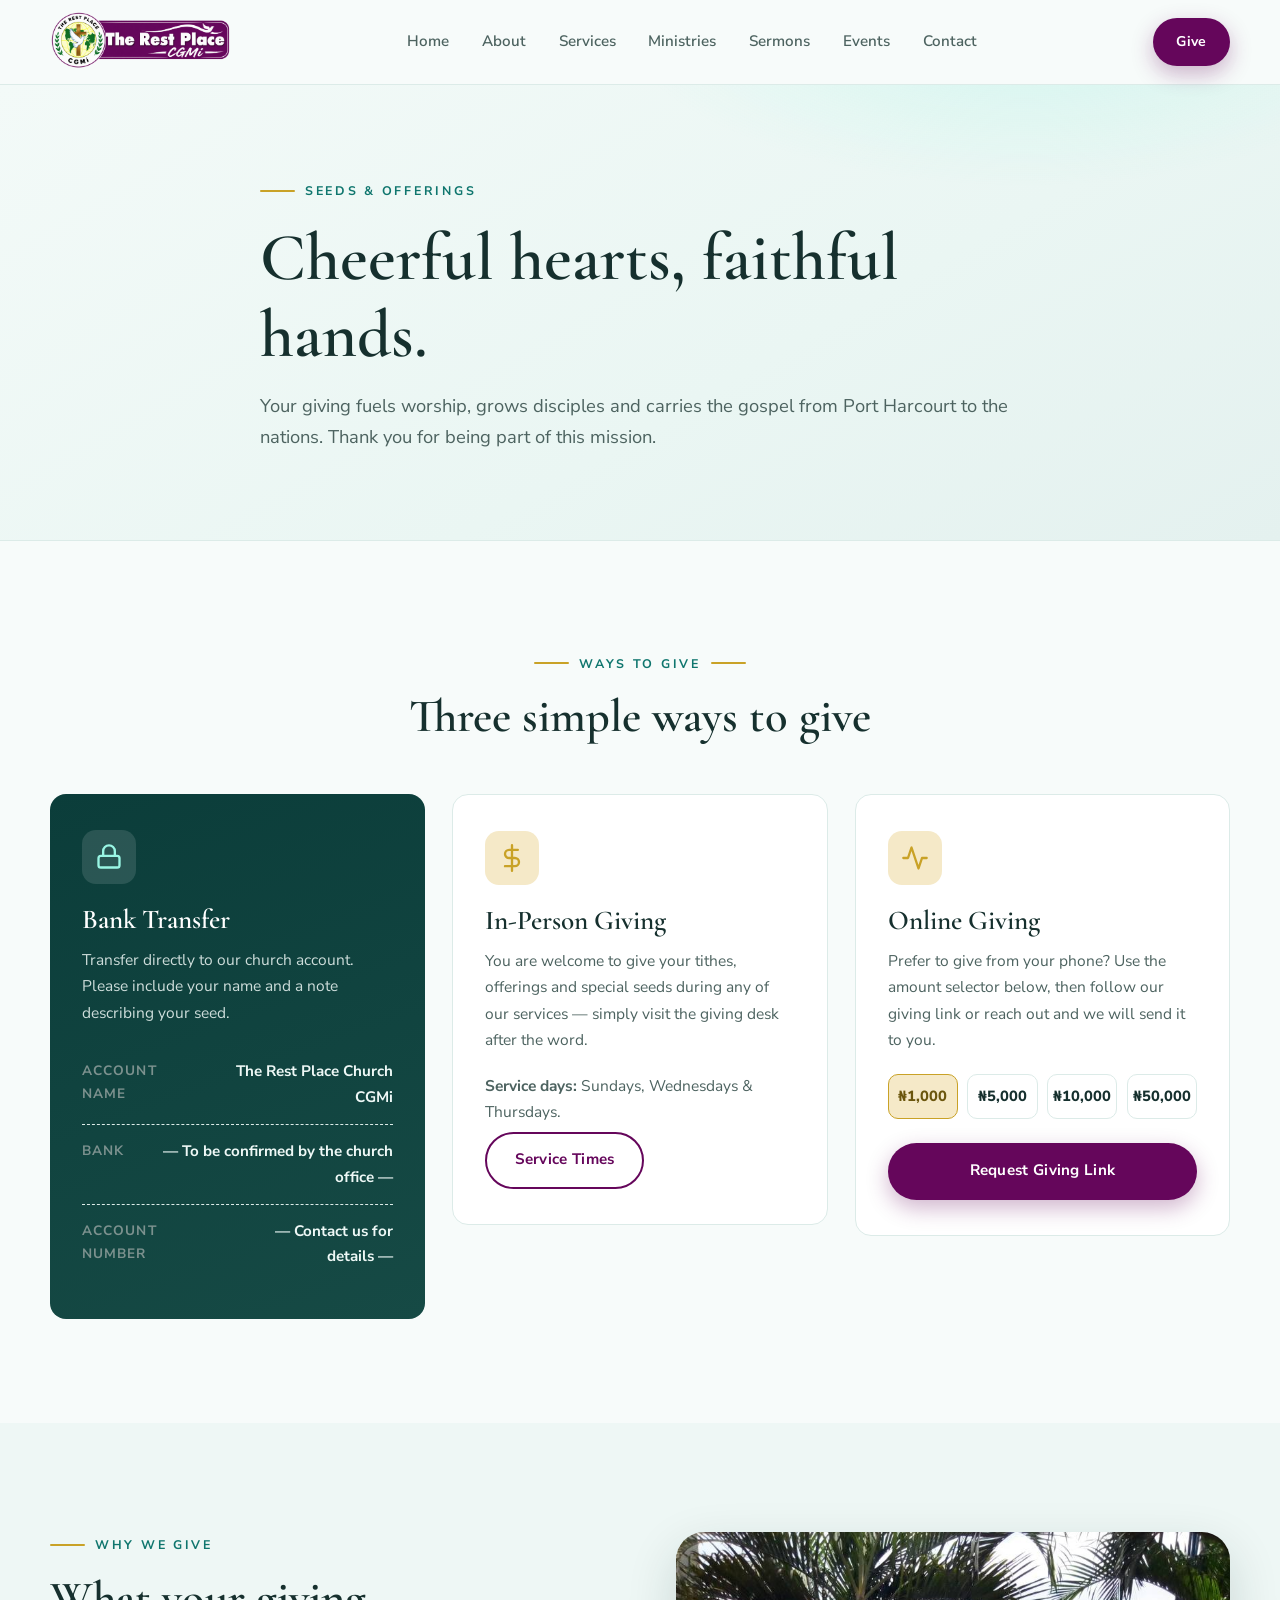
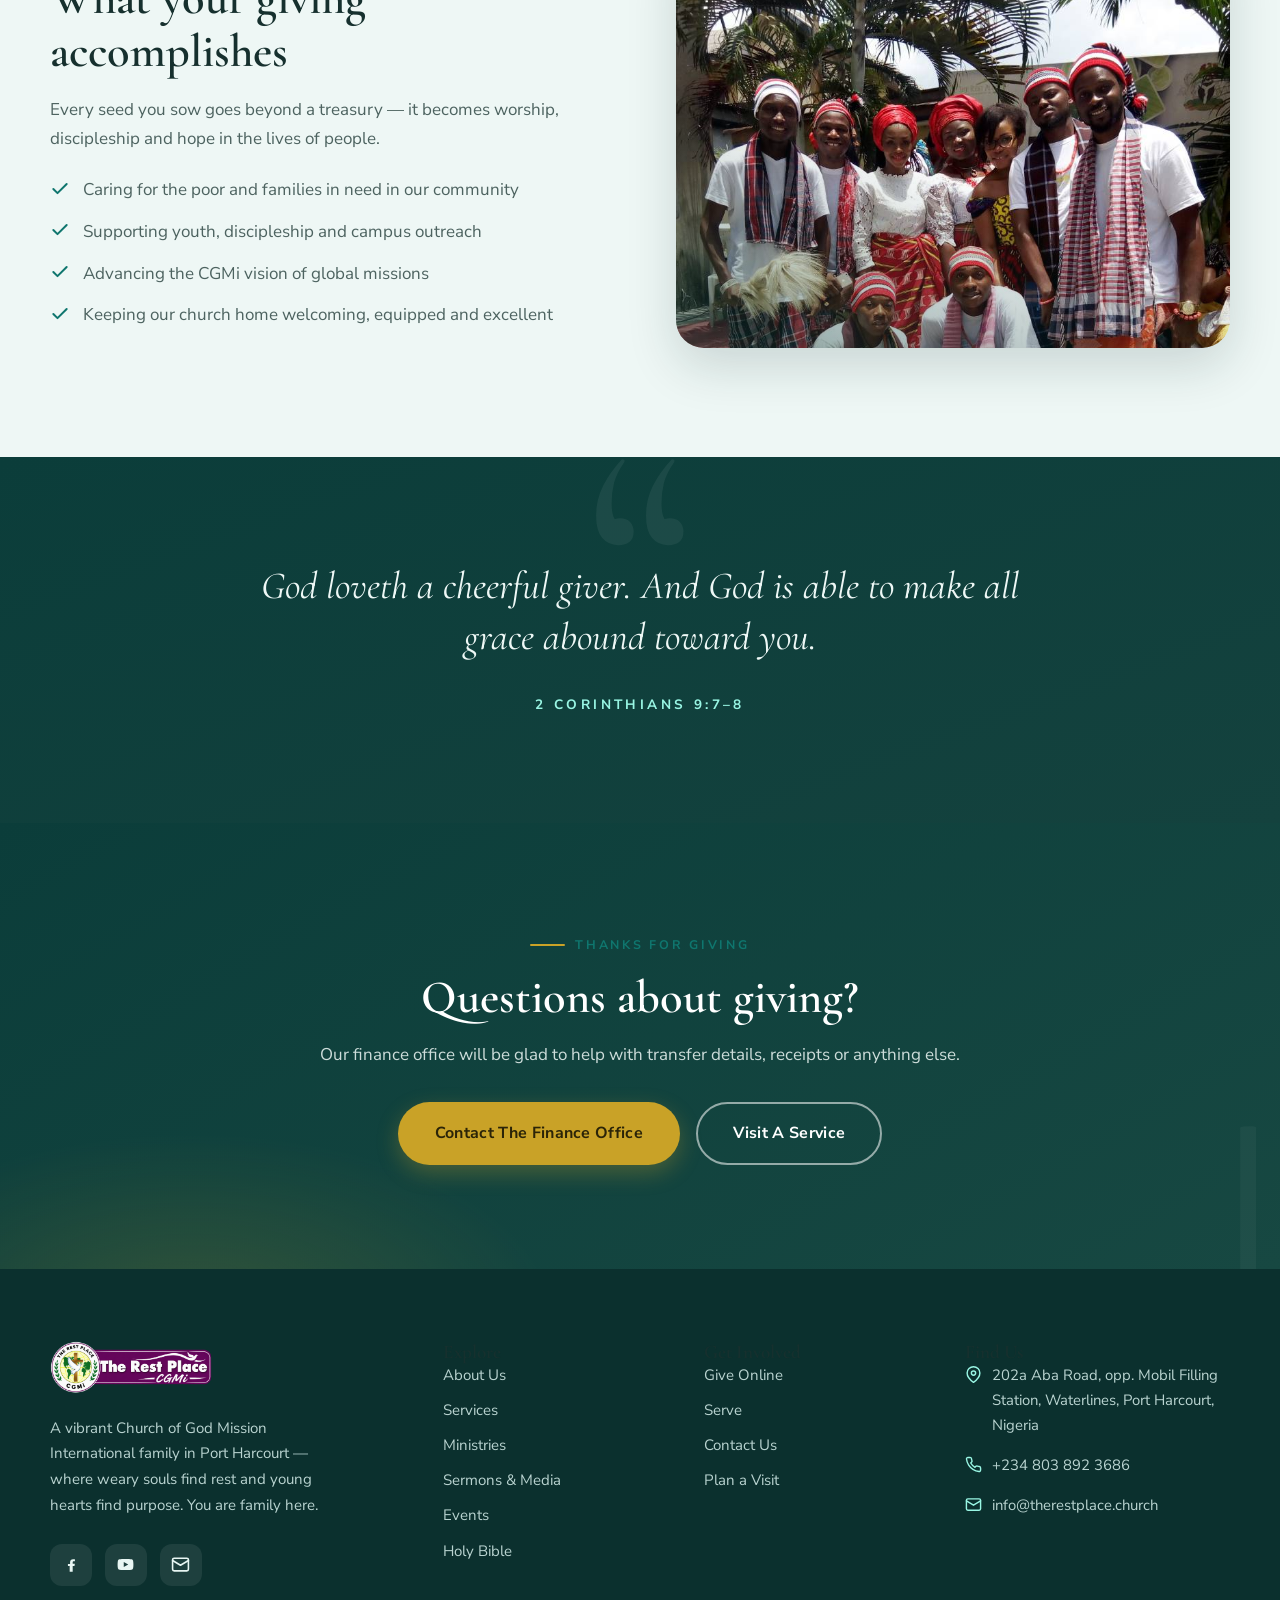
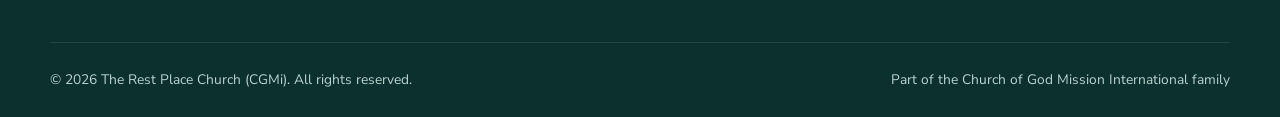
<file: give.html>
<!DOCTYPE html>
<html lang="en">
<head>
  <meta charset="UTF-8">
  <meta name="viewport" content="width=device-width, initial-scale=1.0">
  <title>Give | The Rest Place Church · CGMi</title>
  <meta name="description" content="Support the work of The Rest Place Church (CGMi) in Port Harcourt. Give your tithes, offerings and seeds toward ministry and missions.">
  <meta name="theme-color" content="#0f766e">
  <link rel="icon" type="image/png" href="logo.png">
  <link rel="preconnect" href="https://fonts.googleapis.com">
  <link rel="preconnect" href="https://fonts.gstatic.com" crossorigin>
  <link href="https://fonts.googleapis.com/css2?family=Cormorant+Garamond:ital,wght@0,400;0,600;0,700;1,400&family=Nunito+Sans:wght@400;600;700;800&display=swap" rel="stylesheet">
  <link rel="manifest" href="manifest.json">
  <link rel="apple-touch-icon" href="apple-touch-icon.png">
  <link rel="apple-touch-startup-image" href="img/splash/apple-splash-1320x2868.jpg" media="(device-width: 440px) and (device-height: 956px) and (-webkit-device-pixel-ratio: 3)">
  <link rel="apple-touch-startup-image" href="img/splash/apple-splash-1290x2796.jpg" media="(device-width: 430px) and (device-height: 932px) and (-webkit-device-pixel-ratio: 3)">
  <link rel="apple-touch-startup-image" href="img/splash/apple-splash-1284x2778.jpg" media="(device-width: 428px) and (device-height: 926px) and (-webkit-device-pixel-ratio: 3)">
  <link rel="apple-touch-startup-image" href="img/splash/apple-splash-1242x2688.jpg" media="(device-width: 414px) and (device-height: 896px) and (-webkit-device-pixel-ratio: 3)">
  <link rel="apple-touch-startup-image" href="img/splash/apple-splash-1179x2556.jpg" media="(device-width: 393px) and (device-height: 852px) and (-webkit-device-pixel-ratio: 3)">
  <link rel="apple-touch-startup-image" href="img/splash/apple-splash-1170x2532.jpg" media="(device-width: 390px) and (device-height: 844px) and (-webkit-device-pixel-ratio: 3)">
  <link rel="apple-touch-startup-image" href="img/splash/apple-splash-1125x2436.jpg" media="(device-width: 375px) and (device-height: 812px) and (-webkit-device-pixel-ratio: 3)">
  <link rel="apple-touch-startup-image" href="img/splash/apple-splash-828x1792.jpg" media="(device-width: 414px) and (device-height: 896px) and (-webkit-device-pixel-ratio: 2)">
  <link rel="apple-touch-startup-image" href="img/splash/apple-splash-750x1334.jpg" media="(device-width: 375px) and (device-height: 667px) and (-webkit-device-pixel-ratio: 2)">
  <link rel="apple-touch-startup-image" href="img/splash/apple-splash-2048x2732.jpg" media="(device-width: 1024px) and (device-height: 1366px) and (-webkit-device-pixel-ratio: 2)">
  <link rel="apple-touch-startup-image" href="img/splash/apple-splash-1668x2388.jpg" media="(device-width: 834px) and (device-height: 1194px) and (-webkit-device-pixel-ratio: 2)">
  <link rel="apple-touch-startup-image" href="img/splash/apple-splash-1640x2360.jpg" media="(device-width: 820px) and (device-height: 1180px) and (-webkit-device-pixel-ratio: 2)">
  <link rel="apple-touch-startup-image" href="img/splash/apple-splash-1536x2048.jpg" media="(device-width: 768px) and (device-height: 1024px) and (-webkit-device-pixel-ratio: 2)">
  <meta name="mobile-web-app-capable" content="yes">
  <meta name="apple-mobile-web-app-capable" content="yes">
  <meta name="apple-mobile-web-app-status-bar-style" content="black-translucent">
  <meta name="apple-mobile-web-app-title" content="The Rest Place">
  <link rel="stylesheet" href="css/style.css">
</head>
<body>

<header class="site-header">
  <nav class="nav" aria-label="Main navigation">
    <a class="brand" href="index.html" aria-label="The Rest Place Church – home">
      <img class="brand__mark" src="logo.png" alt="The Rest Place Church logo" width="152" height="52">
    </a>
    <button class="nav__toggle" aria-label="Toggle menu" aria-expanded="false"><span></span><span></span><span></span></button>
    <div class="nav__links">
      <a href="index.html">Home</a>
      <a href="about.html">About</a>
      <a href="services.html">Services</a>
      <a href="ministries.html">Ministries</a>
      <a href="sermons.html">Sermons</a>
      <a href="events.html">Events</a>
      <a href="contact.html">Contact</a>
    </div>
    <div class="nav__cta">
      <a href="give.html" class="btn btn--primary">Give</a>
    </div>
  </nav>
</header>

<!-- ================= Page hero ================= -->
<section class="page-hero">
  <div class="container page-hero__inner">
    <span class="eyebrow">Seeds &amp; Offerings</span>
    <h1>Cheerful hearts, faithful hands.</h1>
    <p>Your giving fuels worship, grows disciples and carries the gospel from Port Harcourt to the nations. Thank you for being part of this mission.</p>
  </div>
</section>

<!-- ================= Give options ================= -->
<section class="section">
  <div class="container">
    <div class="section-head" data-reveal>
      <span class="eyebrow">Ways To Give</span>
      <h2>Three simple ways to give</h2>
    </div>
    <div class="give-grid">
      <div class="give-panel give-panel--accent" data-reveal>
        <div class="give-panel__icon"><svg width="28" height="28" viewBox="0 0 24 24" fill="none" stroke="currentColor" stroke-width="2" stroke-linecap="round" stroke-linejoin="round"><rect x="3" y="11" width="18" height="10" rx="2"/><path d="M7 11V7a5 5 0 0 1 10 0v4"/></svg></div>
        <h3>Bank Transfer</h3>
        <p>Transfer directly to our church account. Please include your name and a note describing your seed.</p>
        <div class="bank-row"><span class="bank-row__label">Account Name</span><span class="bank-row__value">The Rest Place Church CGMi</span></div>
        <div class="bank-row"><span class="bank-row__label">Bank</span><span class="bank-row__value">— To be confirmed by the church office —</span></div>
        <div class="bank-row"><span class="bank-row__label">Account Number</span><span class="bank-row__value">— Contact us for details —</span></div>
      </div>

      <div class="give-panel" data-reveal data-delay="80">
        <div class="give-panel__icon"><svg width="28" height="28" viewBox="0 0 24 24" fill="none" stroke="currentColor" stroke-width="2" stroke-linecap="round" stroke-linejoin="round"><path d="M12 1v22M17 5H9.5a3.5 3.5 0 0 0 0 7h5a3.5 3.5 0 0 1 0 7H6"/></svg></div>
        <h3>In-Person Giving</h3>
        <p>You are welcome to give your tithes, offerings and special seeds during any of our services — simply visit the giving desk after the word.</p>
        <p style="margin-bottom:0.4rem"><strong>Service days:</strong> Sundays, Wednesdays &amp; Thursdays.</p>
        <a href="services.html" class="btn btn--ghost">Service Times</a>
      </div>

      <div class="give-panel" data-reveal data-delay="160">
        <div class="give-panel__icon"><svg width="28" height="28" viewBox="0 0 24 24" fill="none" stroke="currentColor" stroke-width="2" stroke-linecap="round" stroke-linejoin="round"><path d="M22 12h-4l-3 9L9 3l-3 9H2"/></svg></div>
        <h3>Online Giving</h3>
        <p>Prefer to give from your phone? Use the amount selector below, then follow our giving link or reach out and we will send it to you.</p>
        <div class="amounts">
          <button class="amount-btn is-active" type="button">₦1,000</button>
          <button class="amount-btn" type="button">₦5,000</button>
          <button class="amount-btn" type="button">₦10,000</button>
          <button class="amount-btn" type="button">₦50,000</button>
        </div>
        <a href="contact.html" class="btn btn--primary btn" style="width:100%">Request Giving Link</a>
      </div>
    </div>
  </div>
</section>

<!-- ================= What your giving does ================= -->
<section class="section section--soft">
  <div class="container">
    <div class="split split--reverse">
      <div class="split__media photo" data-reveal>
        <img src="img/gallery/congregation-2.jpg" alt="The church family supported by your giving">
      </div>
      <div class="split__body" data-reveal>
        <span class="eyebrow">Why We Give</span>
        <h2>What your giving accomplishes</h2>
        <p>Every seed you sow goes beyond a treasury — it becomes worship, discipleship and hope in the lives of people.</p>
        <ul>
          <li><svg width="20" height="20" viewBox="0 0 24 24" fill="none" stroke="currentColor" stroke-width="2.4" stroke-linecap="round" stroke-linejoin="round"><path d="M20 6L9 17l-5-5"/></svg> Caring for the poor and families in need in our community</li>
          <li><svg width="20" height="20" viewBox="0 0 24 24" fill="none" stroke="currentColor" stroke-width="2.4" stroke-linecap="round" stroke-linejoin="round"><path d="M20 6L9 17l-5-5"/></svg> Supporting youth, discipleship and campus outreach</li>
          <li><svg width="20" height="20" viewBox="0 0 24 24" fill="none" stroke="currentColor" stroke-width="2.4" stroke-linecap="round" stroke-linejoin="round"><path d="M20 6L9 17l-5-5"/></svg> Advancing the CGMi vision of global missions</li>
          <li><svg width="20" height="20" viewBox="0 0 24 24" fill="none" stroke="currentColor" stroke-width="2.4" stroke-linecap="round" stroke-linejoin="round"><path d="M20 6L9 17l-5-5"/></svg> Keeping our church home welcoming, equipped and excellent</li>
        </ul>
      </div>
    </div>
  </div>
</section>

<!-- ================= Scripture ================= -->
<section class="section section--dark scripture">
  <div class="container scripture__content" data-reveal>
    <blockquote>God loveth a cheerful giver. And God is able to make all grace abound toward you.</blockquote>
    <cite>2 Corinthians 9:7–8</cite>
  </div>
</section>

<!-- ================= CTA band ================= -->
<section class="section cta-band">
  <div class="container cta-band__inner" data-reveal>
    <span class="eyebrow" style="justify-content:center">Thanks For Giving</span>
    <h2>Questions about giving?</h2>
    <p>Our finance office will be glad to help with transfer details, receipts or anything else.</p>
    <div class="cta-band__actions">
      <a href="contact.html" class="btn btn--accent btn--lg">Contact The Finance Office</a>
      <a href="services.html" class="btn btn--ghost-light btn--lg">Visit A Service</a>
    </div>
  </div>
</section>

<!-- ================= Footer ================= -->
<footer class="site-footer">
  <div class="container">
    <div class="footer-grid">
      <div class="footer-brand">
        <a class="brand" href="index.html" style="text-decoration:none">
          <img class="brand__mark" src="logo.png" alt="The Rest Place Church logo" width="152" height="52">
        </a>
        <p>A vibrant Church of God Mission International family in Port Harcourt — where weary souls find rest and young hearts find purpose. You are family here.</p>
        <div class="social-row">
          <a class="social-btn" href="https://web.facebook.com/TheRestPlaceCGMi" target="_blank" rel="noopener" aria-label="Facebook">
            <svg width="19" height="19" viewBox="0 0 24 24" fill="currentColor"><path d="M13.5 21v-7h2.3l.4-2.8h-2.7V9.4c0-.8.3-1.4 1.5-1.4h1.3V5.5c-.3 0-1.2-.1-2.3-.1-2.3 0-3.8 1.4-3.8 3.9v2H7.5V14h2.2v7h3.8z"/></svg>
          </a>
          <a class="social-btn" href="https://www.youtube.com/" target="_blank" rel="noopener" aria-label="YouTube">
            <svg width="19" height="19" viewBox="0 0 24 24" fill="currentColor"><path d="M21.6 7.2a2.5 2.5 0 0 0-1.8-1.8C18.2 5 12 5 12 5s-6.2 0-7.8.4A2.5 2.5 0 0 0 2.4 7.2 26 26 0 0 0 2 12a26 26 0 0 0 .4 4.8 2.5 2.5 0 0 0 1.8 1.8c1.6.4 7.8.4 7.8.4s6.2 0 7.8-.4a2.5 2.5 0 0 0 1.8-1.8A26 26 0 0 0 22 12a26 26 0 0 0-.4-4.8zM9.8 15.2V8.8L15.5 12l-5.7 3.2z"/></svg>
          </a>
          <a class="social-btn" href="mailto:info@therestplace.church" aria-label="Email">
            <svg width="19" height="19" viewBox="0 0 24 24" fill="none" stroke="currentColor" stroke-width="2" stroke-linecap="round" stroke-linejoin="round"><rect x="2" y="4" width="20" height="16" rx="2"/><path d="m2 7 10 6 10-6"/></svg>
          </a>
        </div>
      </div>

      <div>
        <h4>Explore</h4>
        <div class="footer-links">
          <a href="about.html">About Us</a>
          <a href="services.html">Services</a>
          <a href="ministries.html">Ministries</a>
          <a href="sermons.html">Sermons &amp; Media</a>
          <a href="events.html">Events</a>
          <a href="bible.html">Holy Bible</a>
        </div>
      </div>

      <div>
        <h4>Get Involved</h4>
        <div class="footer-links">
          <a href="give.html">Give Online</a>
          <a href="ministries.html">Serve</a>
          <a href="contact.html">Contact Us</a>
          <a href="services.html">Plan a Visit</a>
        </div>
      </div>

      <div>
        <h4>Find Us</h4>
        <ul class="footer-contact">
          <li><svg width="17" height="17" viewBox="0 0 24 24" fill="none" stroke="currentColor" stroke-width="2" stroke-linecap="round" stroke-linejoin="round"><path d="M21 10c0 7-9 13-9 13s-9-6-9-13a9 9 0 0 1 18 0z"/><circle cx="12" cy="10" r="3"/></svg>202a Aba Road, opp. Mobil Filling Station, Waterlines, Port Harcourt, Nigeria</li>
          <li><svg width="17" height="17" viewBox="0 0 24 24" fill="none" stroke="currentColor" stroke-width="2" stroke-linecap="round" stroke-linejoin="round"><path d="M22 16.92v3a2 2 0 0 1-2.18 2 19.79 19.79 0 0 1-8.63-3.07 19.5 19.5 0 0 1-6-6 19.79 19.79 0 0 1-3.07-8.67A2 2 0 0 1 4.11 2h3a2 2 0 0 1 2 1.72c.13.96.36 1.9.7 2.81a2 2 0 0 1-.45 2.11L8.09 9.91a16 16 0 0 0 6 6l1.27-1.27a2 2 0 0 1 2.11-.45c.91.34 1.85.57 2.81.7A2 2 0 0 1 22 16.92z"/></svg>+234 803 892 3686</li>
          <li><svg width="17" height="17" viewBox="0 0 24 24" fill="none" stroke="currentColor" stroke-width="2" stroke-linecap="round" stroke-linejoin="round"><rect x="2" y="4" width="20" height="16" rx="2"/><path d="m2 7 10 6 10-6"/></svg>info@therestplace.church</li>
        </ul>
      </div>
    </div>

    <div class="footer-bottom">
      <span>&copy; 2026 The Rest Place Church (CGMi). All rights reserved.</span>
      <span>Part of the Church of God Mission International family</span>
    </div>
  </div>
</footer>

<script src="js/main.js"></script>
</body>
</html>
</file>
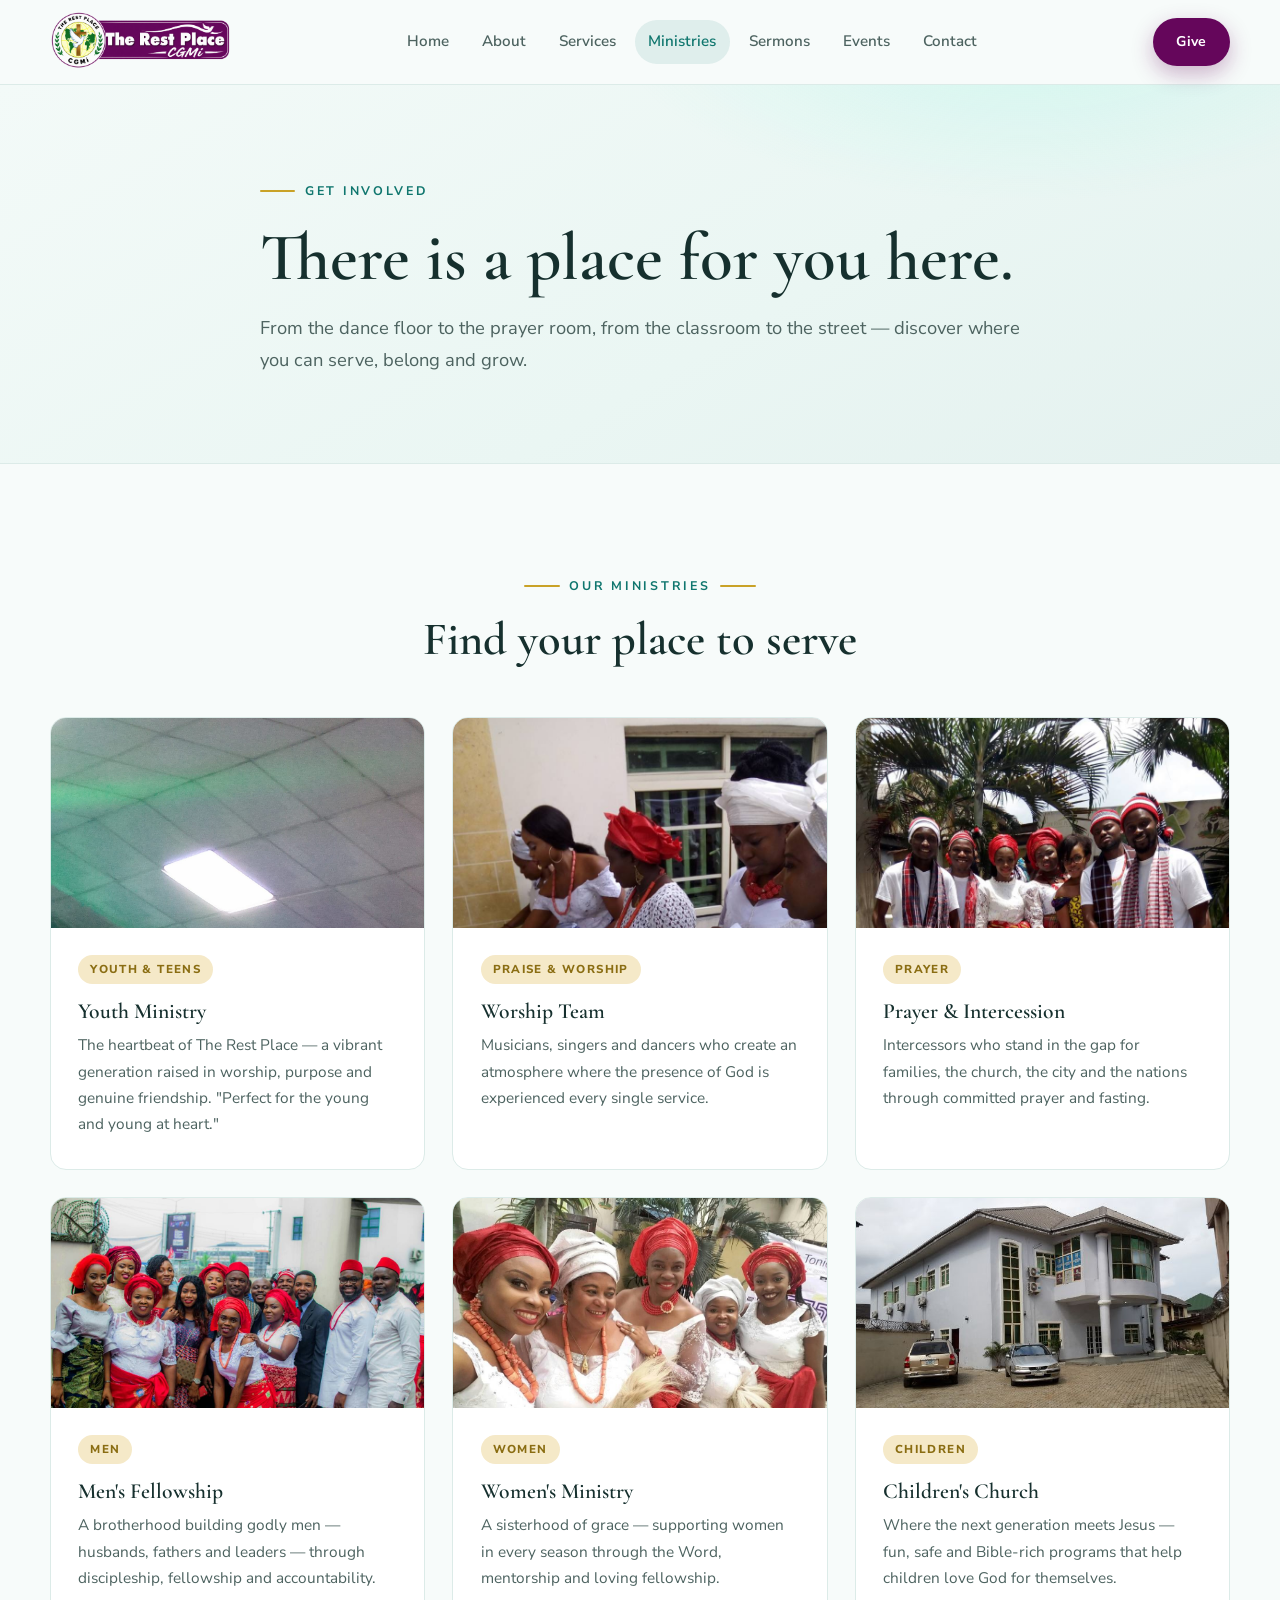
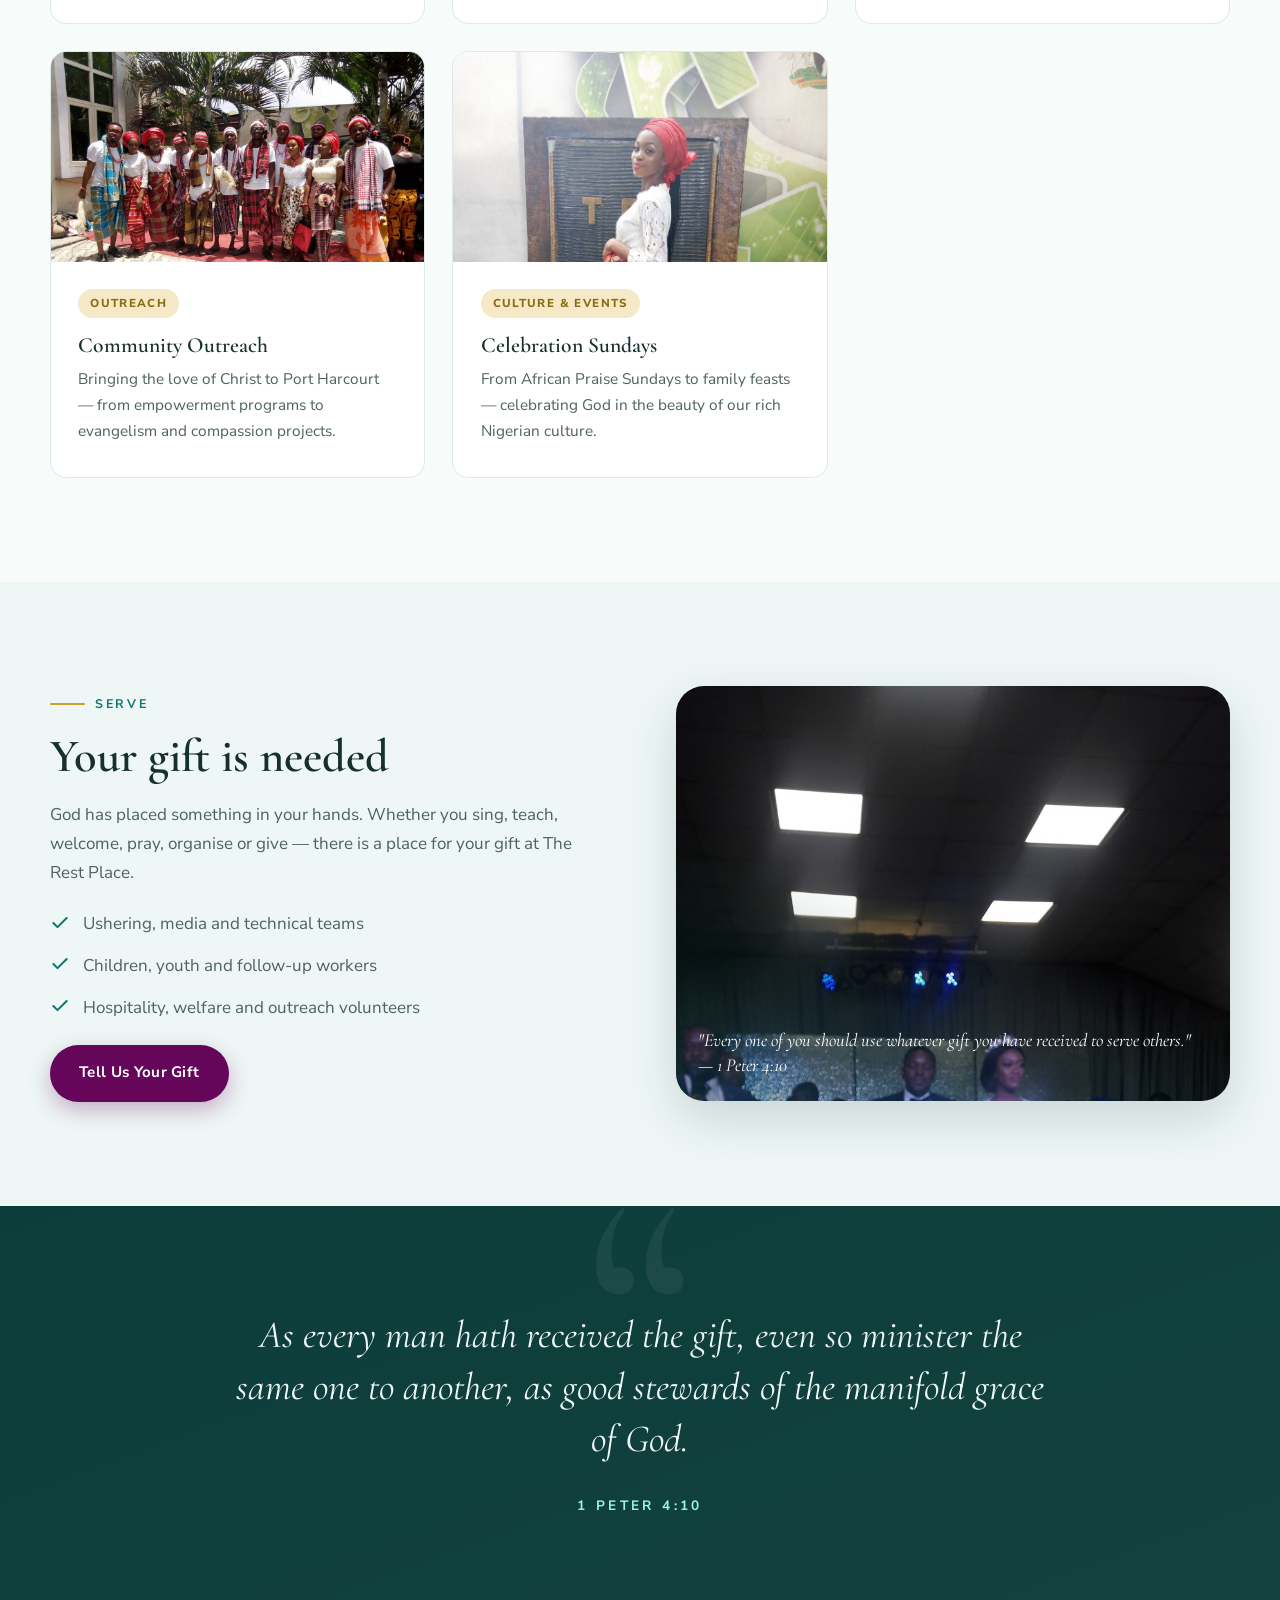
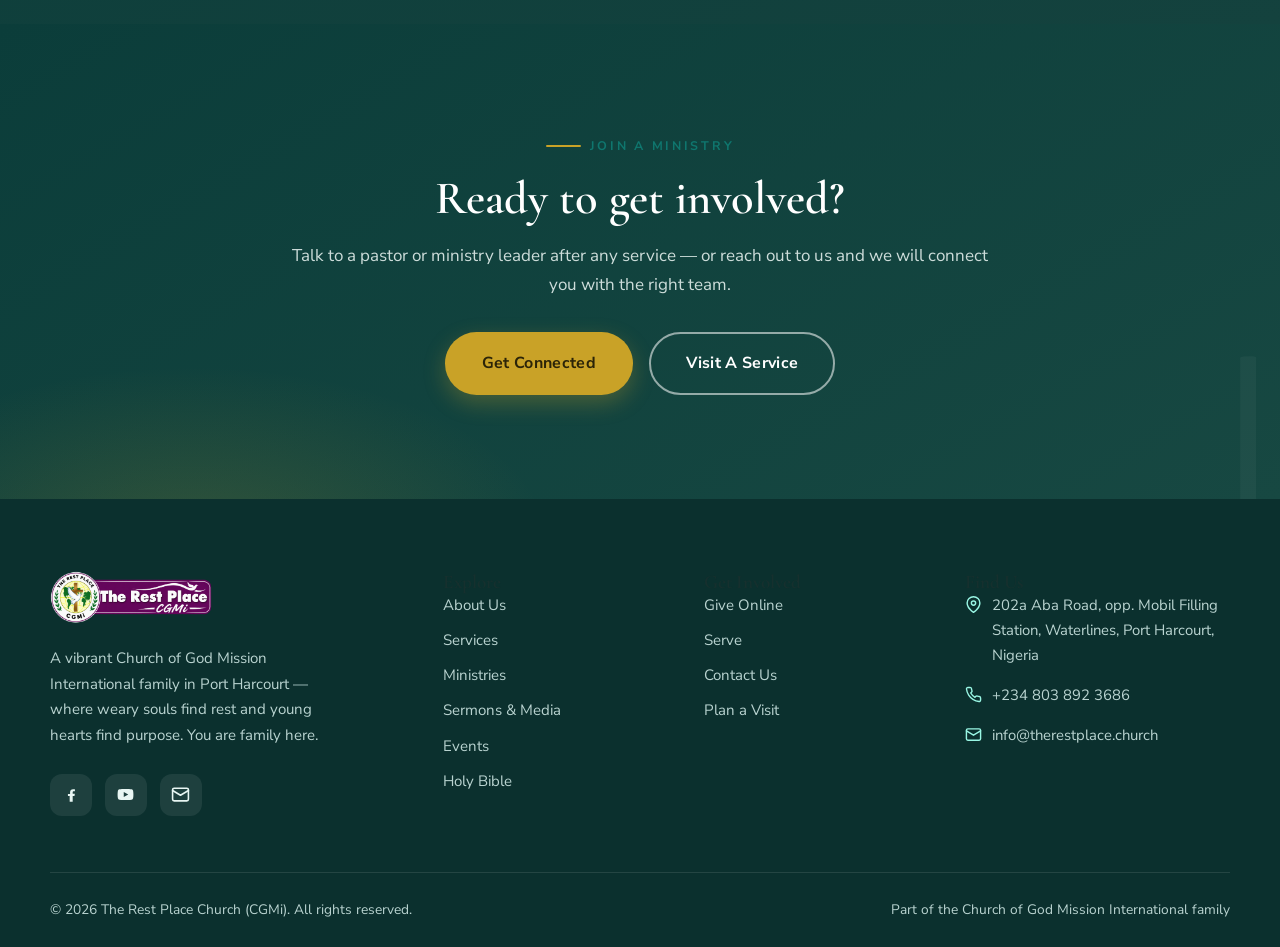
<file: ministries.html>
<!DOCTYPE html>
<html lang="en">
<head>
  <meta charset="UTF-8">
  <meta name="viewport" content="width=device-width, initial-scale=1.0">
  <title>Ministries | The Rest Place Church · CGMi</title>
  <meta name="description" content="Discover ministries at The Rest Place Church (CGMi) in Port Harcourt — youth, teens, men, women, prayer, worship, children and outreach.">
  <meta name="theme-color" content="#0f766e">
  <link rel="icon" type="image/png" href="logo.png">
  <link rel="preconnect" href="https://fonts.googleapis.com">
  <link rel="preconnect" href="https://fonts.gstatic.com" crossorigin>
  <link href="https://fonts.googleapis.com/css2?family=Cormorant+Garamond:ital,wght@0,400;0,600;0,700;1,400&family=Nunito+Sans:wght@400;600;700;800&display=swap" rel="stylesheet">
  <link rel="manifest" href="manifest.json">
  <link rel="apple-touch-icon" href="apple-touch-icon.png">
  <link rel="apple-touch-startup-image" href="img/splash/apple-splash-1320x2868.jpg" media="(device-width: 440px) and (device-height: 956px) and (-webkit-device-pixel-ratio: 3)">
  <link rel="apple-touch-startup-image" href="img/splash/apple-splash-1290x2796.jpg" media="(device-width: 430px) and (device-height: 932px) and (-webkit-device-pixel-ratio: 3)">
  <link rel="apple-touch-startup-image" href="img/splash/apple-splash-1284x2778.jpg" media="(device-width: 428px) and (device-height: 926px) and (-webkit-device-pixel-ratio: 3)">
  <link rel="apple-touch-startup-image" href="img/splash/apple-splash-1242x2688.jpg" media="(device-width: 414px) and (device-height: 896px) and (-webkit-device-pixel-ratio: 3)">
  <link rel="apple-touch-startup-image" href="img/splash/apple-splash-1179x2556.jpg" media="(device-width: 393px) and (device-height: 852px) and (-webkit-device-pixel-ratio: 3)">
  <link rel="apple-touch-startup-image" href="img/splash/apple-splash-1170x2532.jpg" media="(device-width: 390px) and (device-height: 844px) and (-webkit-device-pixel-ratio: 3)">
  <link rel="apple-touch-startup-image" href="img/splash/apple-splash-1125x2436.jpg" media="(device-width: 375px) and (device-height: 812px) and (-webkit-device-pixel-ratio: 3)">
  <link rel="apple-touch-startup-image" href="img/splash/apple-splash-828x1792.jpg" media="(device-width: 414px) and (device-height: 896px) and (-webkit-device-pixel-ratio: 2)">
  <link rel="apple-touch-startup-image" href="img/splash/apple-splash-750x1334.jpg" media="(device-width: 375px) and (device-height: 667px) and (-webkit-device-pixel-ratio: 2)">
  <link rel="apple-touch-startup-image" href="img/splash/apple-splash-2048x2732.jpg" media="(device-width: 1024px) and (device-height: 1366px) and (-webkit-device-pixel-ratio: 2)">
  <link rel="apple-touch-startup-image" href="img/splash/apple-splash-1668x2388.jpg" media="(device-width: 834px) and (device-height: 1194px) and (-webkit-device-pixel-ratio: 2)">
  <link rel="apple-touch-startup-image" href="img/splash/apple-splash-1640x2360.jpg" media="(device-width: 820px) and (device-height: 1180px) and (-webkit-device-pixel-ratio: 2)">
  <link rel="apple-touch-startup-image" href="img/splash/apple-splash-1536x2048.jpg" media="(device-width: 768px) and (device-height: 1024px) and (-webkit-device-pixel-ratio: 2)">
  <meta name="mobile-web-app-capable" content="yes">
  <meta name="apple-mobile-web-app-capable" content="yes">
  <meta name="apple-mobile-web-app-status-bar-style" content="black-translucent">
  <meta name="apple-mobile-web-app-title" content="The Rest Place">
  <link rel="stylesheet" href="css/style.css">
</head>
<body>

<header class="site-header">
  <nav class="nav" aria-label="Main navigation">
    <a class="brand" href="index.html" aria-label="The Rest Place Church – home">
      <img class="brand__mark" src="logo.png" alt="The Rest Place Church logo" width="152" height="52">
    </a>
    <button class="nav__toggle" aria-label="Toggle menu" aria-expanded="false"><span></span><span></span><span></span></button>
    <div class="nav__links">
      <a href="index.html">Home</a>
      <a href="about.html">About</a>
      <a href="services.html">Services</a>
      <a href="ministries.html" class="active">Ministries</a>
      <a href="sermons.html">Sermons</a>
      <a href="events.html">Events</a>
      <a href="contact.html">Contact</a>
    </div>
    <div class="nav__cta">
      <a href="give.html" class="btn btn--primary">Give</a>
    </div>
  </nav>
</header>

<!-- ================= Page hero ================= -->
<section class="page-hero">
  <div class="container page-hero__inner">
    <span class="eyebrow">Get Involved</span>
    <h1>There is a place for you here.</h1>
    <p>From the dance floor to the prayer room, from the classroom to the street — discover where you can serve, belong and grow.</p>
  </div>
</section>

<!-- ================= Ministries grid ================= -->
<section class="section">
  <div class="container">
    <div class="section-head" data-reveal>
      <span class="eyebrow">Our Ministries</span>
      <h2>Find your place to serve</h2>
    </div>
    <div class="card-grid">
      <article class="card" data-reveal>
        <a class="card__media" href="contact.html" style="text-decoration:none"><img src="img/gallery/praise-dance-2.jpg" alt="Youth praising and dancing"></a>
        <div class="card__body">
          <span class="card__tag">Youth &amp; Teens</span>
          <h3>Youth Ministry</h3>
          <p>The heartbeat of The Rest Place — a vibrant generation raised in worship, purpose and genuine friendship. "Perfect for the young and young at heart."</p>
        </div>
      </article>

      <article class="card" data-reveal data-delay="80">
        <a class="card__media" href="contact.html" style="text-decoration:none"><img src="img/gallery/worship-praise.jpg" alt="Worship service in progress"></a>
        <div class="card__body">
          <span class="card__tag">Praise &amp; Worship</span>
          <h3>Worship Team</h3>
          <p>Musicians, singers and dancers who create an atmosphere where the presence of God is experienced every single service.</p>
        </div>
      </article>

      <article class="card" data-reveal data-delay="160">
        <a class="card__media" href="contact.html" style="text-decoration:none"><img src="img/gallery/congregation-2.jpg" alt="The congregation gathered in prayer"></a>
        <div class="card__body">
          <span class="card__tag">Prayer</span>
          <h3>Prayer &amp; Intercession</h3>
          <p>Intercessors who stand in the gap for families, the church, the city and the nations through committed prayer and fasting.</p>
        </div>
      </article>

      <article class="card" data-reveal>
        <a class="card__media" href="contact.html" style="text-decoration:none"><img src="img/gallery/men-attire.jpg" alt="The men's fellowship gathering"></a>
        <div class="card__body">
          <span class="card__tag">Men</span>
          <h3>Men's Fellowship</h3>
          <p>A brotherhood building godly men — husbands, fathers and leaders — through discipleship, fellowship and accountability.</p>
        </div>
      </article>

      <article class="card" data-reveal data-delay="80">
        <a class="card__media" href="contact.html" style="text-decoration:none"><img src="img/gallery/women-celebrate.jpg" alt="Women of the church celebrating"></a>
        <div class="card__body">
          <span class="card__tag">Women</span>
          <h3>Women's Ministry</h3>
          <p>A sisterhood of grace — supporting women in every season through the Word, mentorship and loving fellowship.</p>
        </div>
      </article>

      <article class="card" data-reveal data-delay="160">
        <a class="card__media" href="contact.html" style="text-decoration:none"><img src="img/gallery/church-3.jpg" alt="Children's ministry space"></a>
        <div class="card__body">
          <span class="card__tag">Children</span>
          <h3>Children's Church</h3>
          <p>Where the next generation meets Jesus — fun, safe and Bible-rich programs that help children love God for themselves.</p>
        </div>
      </article>

      <article class="card" data-reveal>
        <a class="card__media" href="contact.html" style="text-decoration:none"><img src="img/gallery/congregation-1.jpg" alt="Community outreach moments"></a>
        <div class="card__body">
          <span class="card__tag">Outreach</span>
          <h3>Community Outreach</h3>
          <p>Bringing the love of Christ to Port Harcourt — from empowerment programs to evangelism and compassion projects.</p>
        </div>
      </article>

      <article class="card" data-reveal data-delay="80">
        <a class="card__media" href="contact.html" style="text-decoration:none"><img src="img/gallery/celebrate-attire.jpg" alt="Cultural celebration Sunday"></a>
        <div class="card__body">
          <span class="card__tag">Culture &amp; Events</span>
          <h3>Celebration Sundays</h3>
          <p>From African Praise Sundays to family feasts — celebrating God in the beauty of our rich Nigerian culture.</p>
        </div>
      </article>
    </div>
  </div>
</section>

<!-- ================= Serve split ================= -->
<section class="section section--soft">
  <div class="container">
    <div class="split split--reverse">
      <div class="split__media photo" data-reveal>
        <img src="img/gallery/church-7.jpg" alt="Serving together at The Rest Place">
        <p class="split__media-quote">"Every one of you should use whatever gift you have received to serve others." — 1 Peter 4:10</p>
      </div>
      <div class="split__body" data-reveal>
        <span class="eyebrow">Serve</span>
        <h2>Your gift is needed</h2>
        <p>God has placed something in your hands. Whether you sing, teach, welcome, pray, organise or give — there is a place for your gift at The Rest Place.</p>
        <ul>
          <li><svg width="20" height="20" viewBox="0 0 24 24" fill="none" stroke="currentColor" stroke-width="2.4" stroke-linecap="round" stroke-linejoin="round"><path d="M20 6L9 17l-5-5"/></svg> Ushering, media and technical teams</li>
          <li><svg width="20" height="20" viewBox="0 0 24 24" fill="none" stroke="currentColor" stroke-width="2.4" stroke-linecap="round" stroke-linejoin="round"><path d="M20 6L9 17l-5-5"/></svg> Children, youth and follow-up workers</li>
          <li><svg width="20" height="20" viewBox="0 0 24 24" fill="none" stroke="currentColor" stroke-width="2.4" stroke-linecap="round" stroke-linejoin="round"><path d="M20 6L9 17l-5-5"/></svg> Hospitality, welfare and outreach volunteers</li>
        </ul>
        <a href="contact.html" class="btn btn--primary">Tell Us Your Gift</a>
      </div>
    </div>
  </div>
</section>

<!-- ================= Scripture band ================= -->
<section class="section section--dark scripture">
  <div class="container scripture__content" data-reveal>
    <blockquote>As every man hath received the gift, even so minister the same one to another, as good stewards of the manifold grace of God.</blockquote>
    <cite>1 Peter 4:10</cite>
  </div>
</section>

<!-- ================= CTA band ================= -->
<section class="section cta-band">
  <div class="container cta-band__inner" data-reveal>
    <span class="eyebrow" style="justify-content:center">Join A Ministry</span>
    <h2>Ready to get involved?</h2>
    <p>Talk to a pastor or ministry leader after any service — or reach out to us and we will connect you with the right team.</p>
    <div class="cta-band__actions">
      <a href="contact.html" class="btn btn--accent btn--lg">Get Connected</a>
      <a href="services.html" class="btn btn--ghost-light btn--lg">Visit A Service</a>
    </div>
  </div>
</section>

<!-- ================= Footer ================= -->
<footer class="site-footer">
  <div class="container">
    <div class="footer-grid">
      <div class="footer-brand">
        <a class="brand" href="index.html" style="text-decoration:none">
          <img class="brand__mark" src="logo.png" alt="The Rest Place Church logo" width="152" height="52">
        </a>
        <p>A vibrant Church of God Mission International family in Port Harcourt — where weary souls find rest and young hearts find purpose. You are family here.</p>
        <div class="social-row">
          <a class="social-btn" href="https://web.facebook.com/TheRestPlaceCGMi" target="_blank" rel="noopener" aria-label="Facebook">
            <svg width="19" height="19" viewBox="0 0 24 24" fill="currentColor"><path d="M13.5 21v-7h2.3l.4-2.8h-2.7V9.4c0-.8.3-1.4 1.5-1.4h1.3V5.5c-.3 0-1.2-.1-2.3-.1-2.3 0-3.8 1.4-3.8 3.9v2H7.5V14h2.2v7h3.8z"/></svg>
          </a>
          <a class="social-btn" href="https://www.youtube.com/" target="_blank" rel="noopener" aria-label="YouTube">
            <svg width="19" height="19" viewBox="0 0 24 24" fill="currentColor"><path d="M21.6 7.2a2.5 2.5 0 0 0-1.8-1.8C18.2 5 12 5 12 5s-6.2 0-7.8.4A2.5 2.5 0 0 0 2.4 7.2 26 26 0 0 0 2 12a26 26 0 0 0 .4 4.8 2.5 2.5 0 0 0 1.8 1.8c1.6.4 7.8.4 7.8.4s6.2 0 7.8-.4a2.5 2.5 0 0 0 1.8-1.8A26 26 0 0 0 22 12a26 26 0 0 0-.4-4.8zM9.8 15.2V8.8L15.5 12l-5.7 3.2z"/></svg>
          </a>
          <a class="social-btn" href="mailto:info@therestplace.church" aria-label="Email">
            <svg width="19" height="19" viewBox="0 0 24 24" fill="none" stroke="currentColor" stroke-width="2" stroke-linecap="round" stroke-linejoin="round"><rect x="2" y="4" width="20" height="16" rx="2"/><path d="m2 7 10 6 10-6"/></svg>
          </a>
        </div>
      </div>

      <div>
        <h4>Explore</h4>
        <div class="footer-links">
          <a href="about.html">About Us</a>
          <a href="services.html">Services</a>
          <a href="ministries.html">Ministries</a>
          <a href="sermons.html">Sermons &amp; Media</a>
          <a href="events.html">Events</a>
          <a href="bible.html">Holy Bible</a>
        </div>
      </div>

      <div>
        <h4>Get Involved</h4>
        <div class="footer-links">
          <a href="give.html">Give Online</a>
          <a href="ministries.html">Serve</a>
          <a href="contact.html">Contact Us</a>
          <a href="services.html">Plan a Visit</a>
        </div>
      </div>

      <div>
        <h4>Find Us</h4>
        <ul class="footer-contact">
          <li><svg width="17" height="17" viewBox="0 0 24 24" fill="none" stroke="currentColor" stroke-width="2" stroke-linecap="round" stroke-linejoin="round"><path d="M21 10c0 7-9 13-9 13s-9-6-9-13a9 9 0 0 1 18 0z"/><circle cx="12" cy="10" r="3"/></svg>202a Aba Road, opp. Mobil Filling Station, Waterlines, Port Harcourt, Nigeria</li>
          <li><svg width="17" height="17" viewBox="0 0 24 24" fill="none" stroke="currentColor" stroke-width="2" stroke-linecap="round" stroke-linejoin="round"><path d="M22 16.92v3a2 2 0 0 1-2.18 2 19.79 19.79 0 0 1-8.63-3.07 19.5 19.5 0 0 1-6-6 19.79 19.79 0 0 1-3.07-8.67A2 2 0 0 1 4.11 2h3a2 2 0 0 1 2 1.72c.13.96.36 1.9.7 2.81a2 2 0 0 1-.45 2.11L8.09 9.91a16 16 0 0 0 6 6l1.27-1.27a2 2 0 0 1 2.11-.45c.91.34 1.85.57 2.81.7A2 2 0 0 1 22 16.92z"/></svg>+234 803 892 3686</li>
          <li><svg width="17" height="17" viewBox="0 0 24 24" fill="none" stroke="currentColor" stroke-width="2" stroke-linecap="round" stroke-linejoin="round"><rect x="2" y="4" width="20" height="16" rx="2"/><path d="m2 7 10 6 10-6"/></svg>info@therestplace.church</li>
        </ul>
      </div>
    </div>

    <div class="footer-bottom">
      <span>&copy; 2026 The Rest Place Church (CGMi). All rights reserved.</span>
      <span>Part of the Church of God Mission International family</span>
    </div>
  </div>
</footer>

<script src="js/main.js"></script>
</body>
</html>
</file>
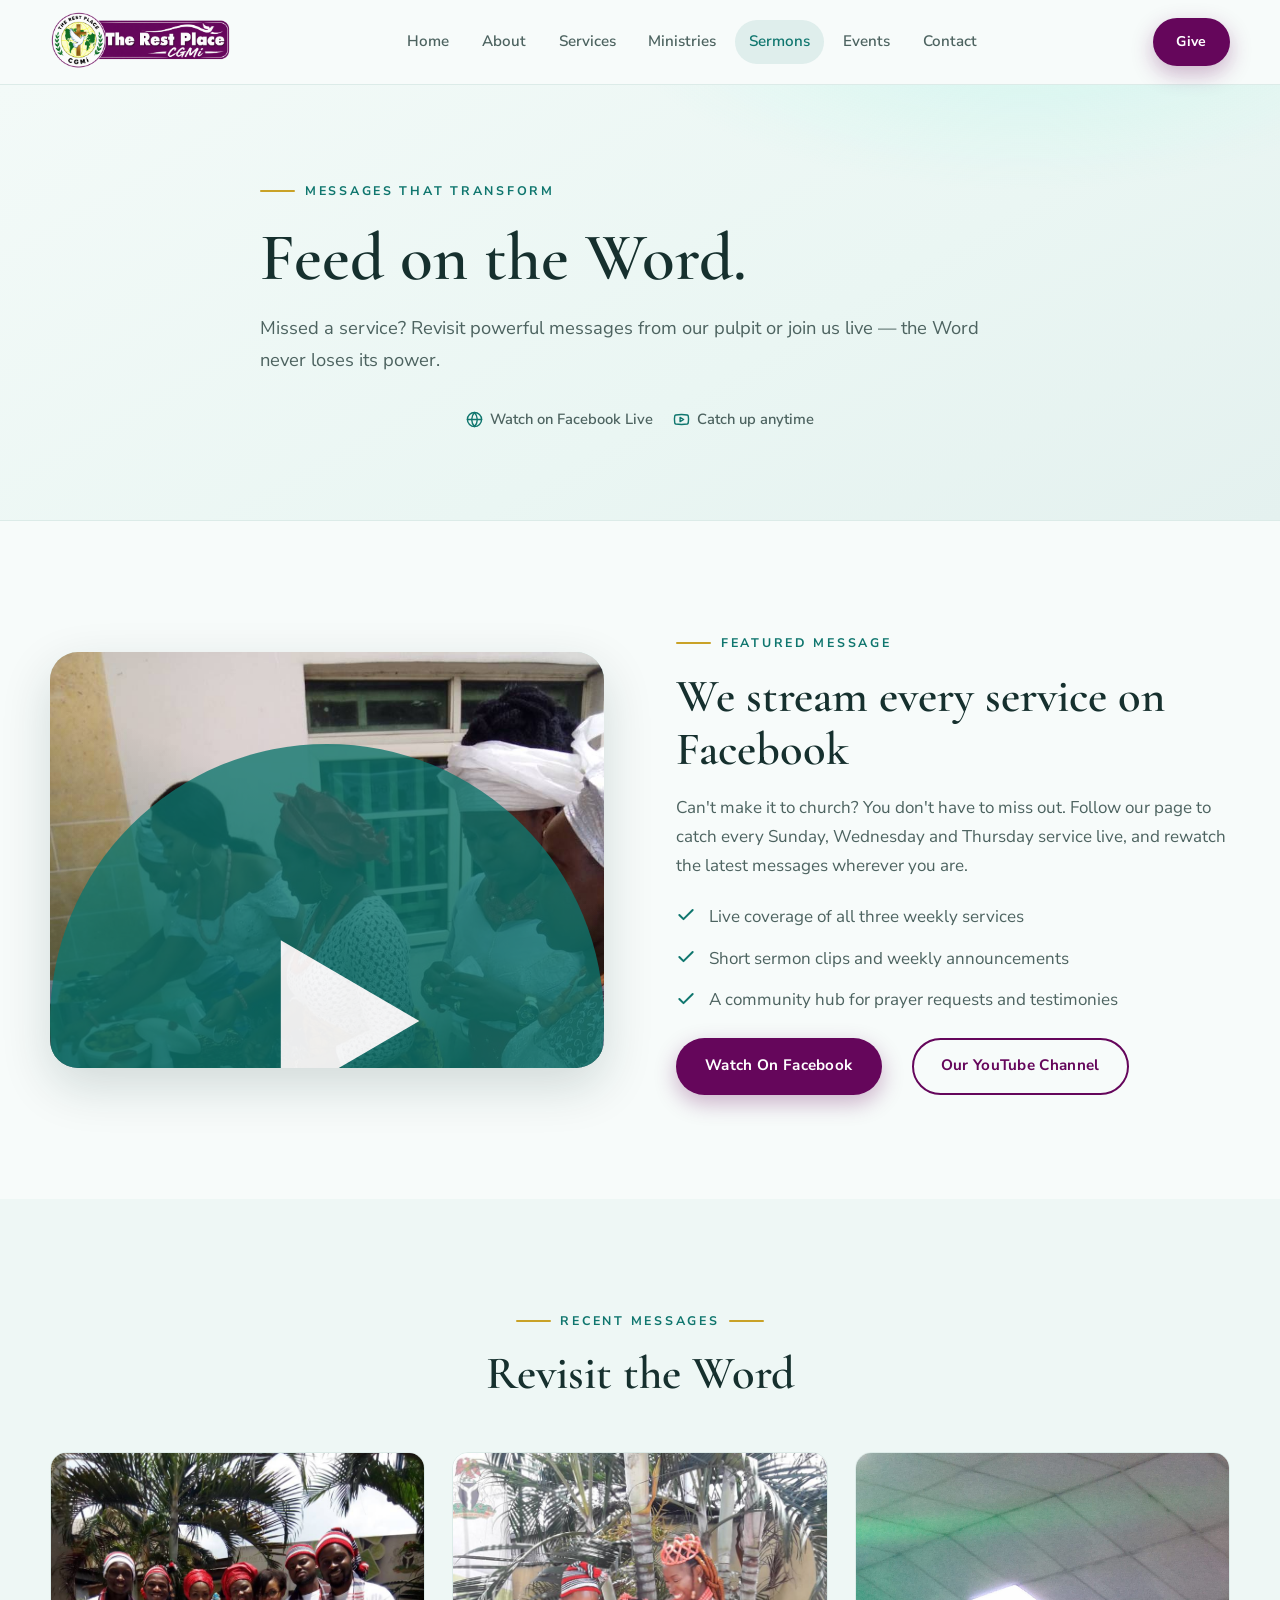
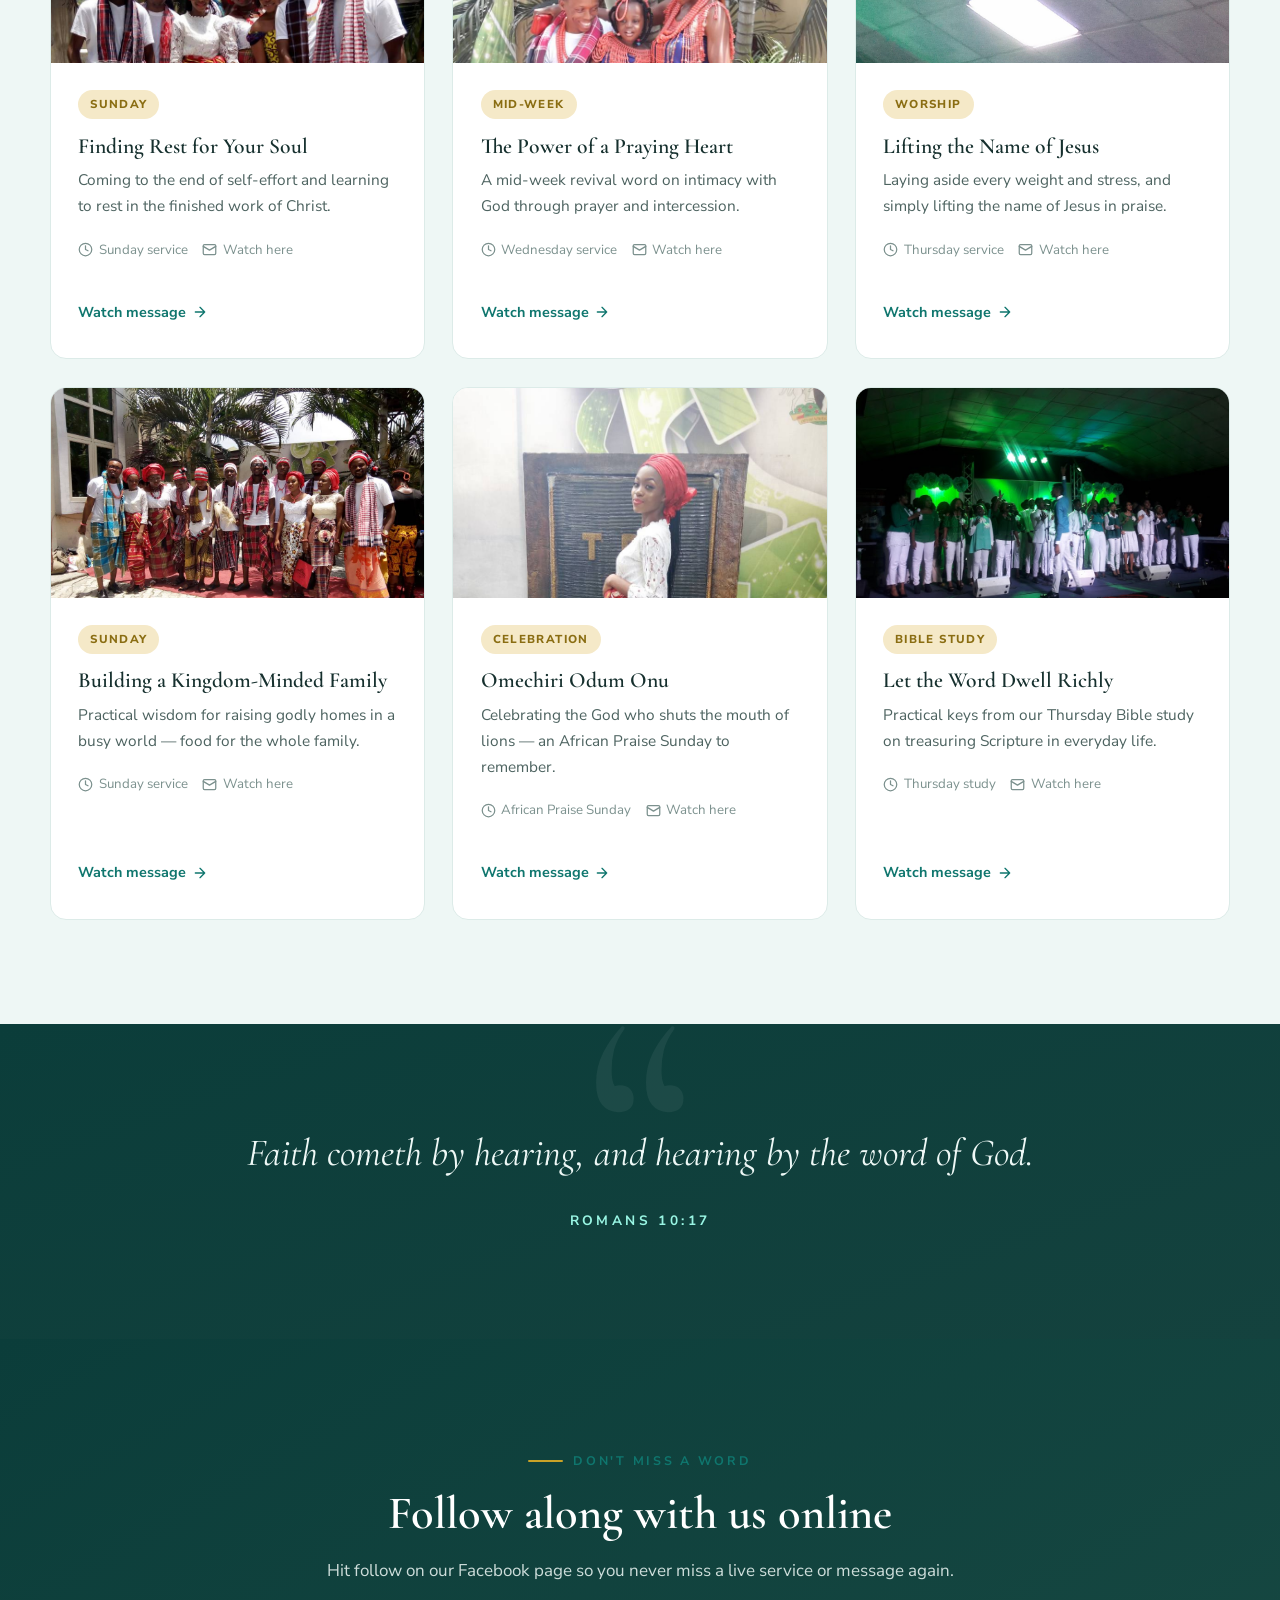
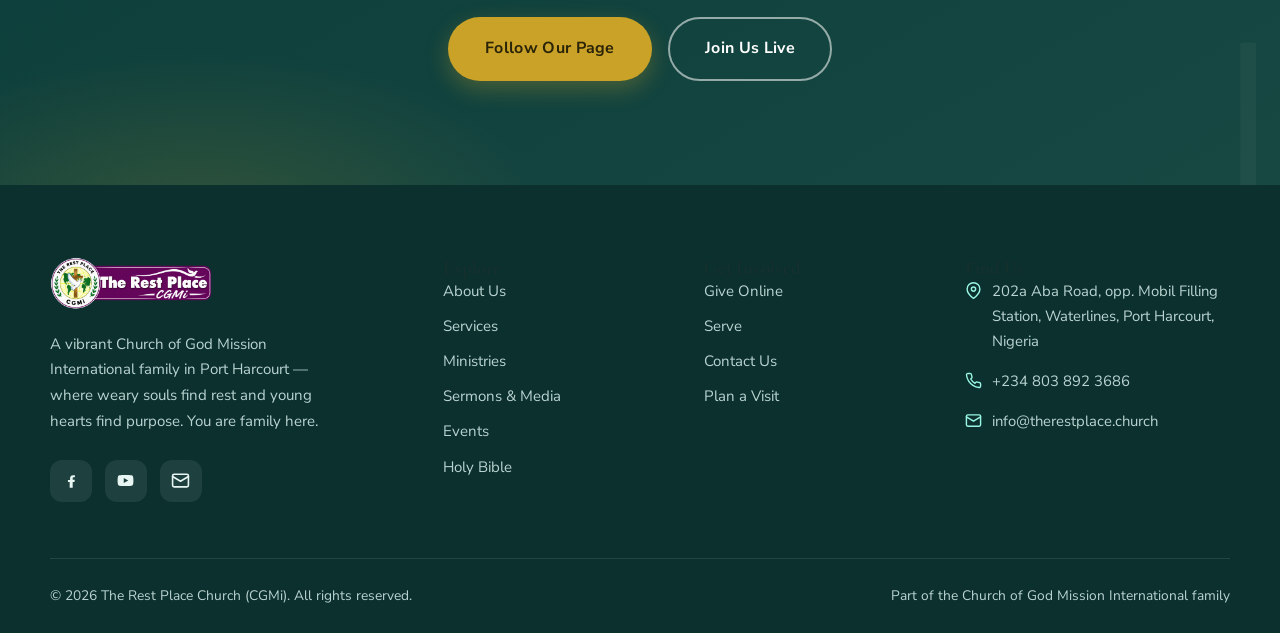
<file: sermons.html>
<!DOCTYPE html>
<html lang="en">
<head>
  <meta charset="UTF-8">
  <meta name="viewport" content="width=device-width, initial-scale=1.0">
  <title>Sermons &amp; Media | The Rest Place Church · CGMi</title>
  <meta name="description" content="Watch and listen to recent messages from The Rest Place Church (CGMi) in Port Harcourt — powered by the Word of God.">
  <meta name="theme-color" content="#0f766e">
  <link rel="icon" type="image/png" href="logo.png">
  <link rel="preconnect" href="https://fonts.googleapis.com">
  <link rel="preconnect" href="https://fonts.gstatic.com" crossorigin>
  <link href="https://fonts.googleapis.com/css2?family=Cormorant+Garamond:ital,wght@0,400;0,600;0,700;1,400&family=Nunito+Sans:wght@400;600;700;800&display=swap" rel="stylesheet">
  <link rel="manifest" href="manifest.json">
  <link rel="apple-touch-icon" href="apple-touch-icon.png">
  <link rel="apple-touch-startup-image" href="img/splash/apple-splash-1320x2868.jpg" media="(device-width: 440px) and (device-height: 956px) and (-webkit-device-pixel-ratio: 3)">
  <link rel="apple-touch-startup-image" href="img/splash/apple-splash-1290x2796.jpg" media="(device-width: 430px) and (device-height: 932px) and (-webkit-device-pixel-ratio: 3)">
  <link rel="apple-touch-startup-image" href="img/splash/apple-splash-1284x2778.jpg" media="(device-width: 428px) and (device-height: 926px) and (-webkit-device-pixel-ratio: 3)">
  <link rel="apple-touch-startup-image" href="img/splash/apple-splash-1242x2688.jpg" media="(device-width: 414px) and (device-height: 896px) and (-webkit-device-pixel-ratio: 3)">
  <link rel="apple-touch-startup-image" href="img/splash/apple-splash-1179x2556.jpg" media="(device-width: 393px) and (device-height: 852px) and (-webkit-device-pixel-ratio: 3)">
  <link rel="apple-touch-startup-image" href="img/splash/apple-splash-1170x2532.jpg" media="(device-width: 390px) and (device-height: 844px) and (-webkit-device-pixel-ratio: 3)">
  <link rel="apple-touch-startup-image" href="img/splash/apple-splash-1125x2436.jpg" media="(device-width: 375px) and (device-height: 812px) and (-webkit-device-pixel-ratio: 3)">
  <link rel="apple-touch-startup-image" href="img/splash/apple-splash-828x1792.jpg" media="(device-width: 414px) and (device-height: 896px) and (-webkit-device-pixel-ratio: 2)">
  <link rel="apple-touch-startup-image" href="img/splash/apple-splash-750x1334.jpg" media="(device-width: 375px) and (device-height: 667px) and (-webkit-device-pixel-ratio: 2)">
  <link rel="apple-touch-startup-image" href="img/splash/apple-splash-2048x2732.jpg" media="(device-width: 1024px) and (device-height: 1366px) and (-webkit-device-pixel-ratio: 2)">
  <link rel="apple-touch-startup-image" href="img/splash/apple-splash-1668x2388.jpg" media="(device-width: 834px) and (device-height: 1194px) and (-webkit-device-pixel-ratio: 2)">
  <link rel="apple-touch-startup-image" href="img/splash/apple-splash-1640x2360.jpg" media="(device-width: 820px) and (device-height: 1180px) and (-webkit-device-pixel-ratio: 2)">
  <link rel="apple-touch-startup-image" href="img/splash/apple-splash-1536x2048.jpg" media="(device-width: 768px) and (device-height: 1024px) and (-webkit-device-pixel-ratio: 2)">
  <meta name="mobile-web-app-capable" content="yes">
  <meta name="apple-mobile-web-app-capable" content="yes">
  <meta name="apple-mobile-web-app-status-bar-style" content="black-translucent">
  <meta name="apple-mobile-web-app-title" content="The Rest Place">
  <link rel="stylesheet" href="css/style.css">
</head>
<body>

<header class="site-header">
  <nav class="nav" aria-label="Main navigation">
    <a class="brand" href="index.html" aria-label="The Rest Place Church – home">
      <img class="brand__mark" src="logo.png" alt="The Rest Place Church logo" width="152" height="52">
    </a>
    <button class="nav__toggle" aria-label="Toggle menu" aria-expanded="false"><span></span><span></span><span></span></button>
    <div class="nav__links">
      <a href="index.html">Home</a>
      <a href="about.html">About</a>
      <a href="services.html">Services</a>
      <a href="ministries.html">Ministries</a>
      <a href="sermons.html" class="active">Sermons</a>
      <a href="events.html">Events</a>
      <a href="contact.html">Contact</a>
    </div>
    <div class="nav__cta">
      <a href="give.html" class="btn btn--primary">Give</a>
    </div>
  </nav>
</header>

<!-- ================= Page hero ================= -->
<section class="page-hero">
  <div class="container page-hero__inner">
    <span class="eyebrow">Messages That Transform</span>
    <h1>Feed on the Word.</h1>
    <p>Missed a service? Revisit powerful messages from our pulpit or join us live — the Word never loses its power.</p>
    <div class="info-strip">
      <span><svg width="17" height="17" viewBox="0 0 24 24" fill="none" stroke="currentColor" stroke-width="2" stroke-linecap="round" stroke-linejoin="round"><circle cx="12" cy="12" r="10"/><path d="M2 12h20M12 2a15.3 15.3 0 0 1 4 10 15.3 15.3 0 0 1-4 10 15.3 15.3 0 0 1-4-10 15.3 15.3 0 0 1 4-10z"/></svg>Watch on Facebook Live</span>
      <span><svg width="17" height="17" viewBox="0 0 24 24" fill="none" stroke="currentColor" stroke-width="2" stroke-linecap="round" stroke-linejoin="round"><path d="M2.5 17a24.12 24.12 0 0 1 0-10 2 2 0 0 1 1.4-1.4 49.56 49.56 0 0 1 16.2 0A2 2 0 0 1 21.5 7a24.12 24.12 0 0 1 0 10 2 2 0 0 1-1.4 1.4 49.55 49.55 0 0 1-16.2 0A2 2 0 0 1 2.5 17"/><path d="m10 15 5-3-5-3z"/></svg>Catch up anytime</span>
    </div>
  </div>
</section>

<!-- ================= Featured message ================= -->
<section class="section">
  <div class="container">
    <div class="split">
      <div class="split__media" data-reveal>
        <a href="https://web.facebook.com/TheRestPlaceCGMi" target="_blank" rel="noopener" style="display:block;text-decoration:none;position:relative" aria-label="Watch the latest message on Facebook">
          <img src="img/gallery/worship-praise.jpg" alt="Watch the latest service on Facebook Live">
          <svg style="position:absolute;top:50%;left:50%;transform:translate(-50%,-50%);z-index:2" width="76" height="76" viewBox="0 0 24 24" fill="#fff" opacity="0.92"><circle cx="12" cy="12" r="12" fill="#0f766e" opacity="0.85"/><path d="M10 8.5v7l6-3.5z" fill="#fff"/></svg>
        </a>
      </div>
      <div class="split__body" data-reveal>
        <span class="eyebrow">Featured Message</span>
        <h2>We stream every service on Facebook</h2>
        <p>Can't make it to church? You don't have to miss out. Follow our page to catch every Sunday, Wednesday and Thursday service live, and rewatch the latest messages wherever you are.</p>
        <ul>
          <li><svg width="20" height="20" viewBox="0 0 24 24" fill="none" stroke="currentColor" stroke-width="2.4" stroke-linecap="round" stroke-linejoin="round"><path d="M20 6L9 17l-5-5"/></svg> Live coverage of all three weekly services</li>
          <li><svg width="20" height="20" viewBox="0 0 24 24" fill="none" stroke="currentColor" stroke-width="2.4" stroke-linecap="round" stroke-linejoin="round"><path d="M20 6L9 17l-5-5"/></svg> Short sermon clips and weekly announcements</li>
          <li><svg width="20" height="20" viewBox="0 0 24 24" fill="none" stroke="currentColor" stroke-width="2.4" stroke-linecap="round" stroke-linejoin="round"><path d="M20 6L9 17l-5-5"/></svg> A community hub for prayer requests and testimonies</li>
        </ul>
        <div class="hero__actions" style="margin-bottom:0">
          <a href="https://web.facebook.com/TheRestPlaceCGMi" target="_blank" rel="noopener" class="btn btn--primary">Watch On Facebook</a>
          <a href="https://www.youtube.com/" target="_blank" rel="noopener" class="btn btn--ghost">Our YouTube Channel</a>
        </div>
      </div>
    </div>
  </div>
</section>

<!-- ================= Recent messages ================= -->
<section class="section section--soft">
  <div class="container">
    <div class="section-head" data-reveal>
      <span class="eyebrow">Recent Messages</span>
      <h2>Revisit the Word</h2>
    </div>
    <div class="card-grid">
      <article class="card" data-reveal>
        <a class="card__media" href="https://web.facebook.com/TheRestPlaceCGMi" target="_blank" rel="noopener" style="text-decoration:none"><img src="img/gallery/congregation-2.jpg" alt="Sunday service message thumbnail"></a>
        <div class="card__body">
          <span class="card__tag">Sunday</span>
          <h3>Finding Rest for Your Soul</h3>
          <p>Coming to the end of self-effort and learning to rest in the finished work of Christ.</p>
          <div class="card__meta">
            <span><svg width="15" height="15" viewBox="0 0 24 24" fill="none" stroke="currentColor" stroke-width="2" stroke-linecap="round" stroke-linejoin="round"><circle cx="12" cy="12" r="10"/><path d="M12 6v6l4 2"/></svg>Sunday service</span>
            <span><svg width="15" height="15" viewBox="0 0 24 24" fill="none" stroke="currentColor" stroke-width="2" stroke-linecap="round" stroke-linejoin="round"><rect x="2" y="4" width="20" height="16" rx="2"/><path d="m2 7 10 6 10-6"/></svg>Watch here</span>
          </div>
          <div class="card__cta"><a class="feature-card__link" href="https://web.facebook.com/TheRestPlaceCGMi" target="_blank" rel="noopener">Watch message <svg width="16" height="16" viewBox="0 0 24 24" fill="none" stroke="currentColor" stroke-width="2" stroke-linecap="round" stroke-linejoin="round"><path d="M5 12h14M12 5l7 7-7 7"/></svg></a></div>
        </div>
      </article>

      <article class="card" data-reveal data-delay="80">
        <a class="card__media" href="https://web.facebook.com/TheRestPlaceCGMi" target="_blank" rel="noopener" style="text-decoration:none"><img src="img/gallery/worship-joy.jpg" alt="Mid-week message thumbnail"></a>
        <div class="card__body">
          <span class="card__tag">Mid-week</span>
          <h3>The Power of a Praying Heart</h3>
          <p>A mid-week revival word on intimacy with God through prayer and intercession.</p>
          <div class="card__meta">
            <span><svg width="15" height="15" viewBox="0 0 24 24" fill="none" stroke="currentColor" stroke-width="2" stroke-linecap="round" stroke-linejoin="round"><circle cx="12" cy="12" r="10"/><path d="M12 6v6l4 2"/></svg>Wednesday service</span>
            <span><svg width="15" height="15" viewBox="0 0 24 24" fill="none" stroke="currentColor" stroke-width="2" stroke-linecap="round" stroke-linejoin="round"><rect x="2" y="4" width="20" height="16" rx="2"/><path d="m2 7 10 6 10-6"/></svg>Watch here</span>
          </div>
          <div class="card__cta"><a class="feature-card__link" href="https://web.facebook.com/TheRestPlaceCGMi" target="_blank" rel="noopener">Watch message <svg width="16" height="16" viewBox="0 0 24 24" fill="none" stroke="currentColor" stroke-width="2" stroke-linecap="round" stroke-linejoin="round"><path d="M5 12h14M12 5l7 7-7 7"/></svg></a></div>
        </div>
      </article>

      <article class="card" data-reveal data-delay="160">
        <a class="card__media" href="https://web.facebook.com/TheRestPlaceCGMi" target="_blank" rel="noopener" style="text-decoration:none"><img src="img/gallery/praise-dance-2.jpg" alt="Praise and worship message thumbnail"></a>
        <div class="card__body">
          <span class="card__tag">Worship</span>
          <h3>Lifting the Name of Jesus</h3>
          <p>Laying aside every weight and stress, and simply lifting the name of Jesus in praise.</p>
          <div class="card__meta">
            <span><svg width="15" height="15" viewBox="0 0 24 24" fill="none" stroke="currentColor" stroke-width="2" stroke-linecap="round" stroke-linejoin="round"><circle cx="12" cy="12" r="10"/><path d="M12 6v6l4 2"/></svg>Thursday service</span>
            <span><svg width="15" height="15" viewBox="0 0 24 24" fill="none" stroke="currentColor" stroke-width="2" stroke-linecap="round" stroke-linejoin="round"><rect x="2" y="4" width="20" height="16" rx="2"/><path d="m2 7 10 6 10-6"/></svg>Watch here</span>
          </div>
          <div class="card__cta"><a class="feature-card__link" href="https://web.facebook.com/TheRestPlaceCGMi" target="_blank" rel="noopener">Watch message <svg width="16" height="16" viewBox="0 0 24 24" fill="none" stroke="currentColor" stroke-width="2" stroke-linecap="round" stroke-linejoin="round"><path d="M5 12h14M12 5l7 7-7 7"/></svg></a></div>
        </div>
      </article>

      <article class="card" data-reveal>
        <a class="card__media" href="https://web.facebook.com/TheRestPlaceCGMi" target="_blank" rel="noopener" style="text-decoration:none"><img src="img/gallery/congregation-1.jpg" alt="Family message thumbnail"></a>
        <div class="card__body">
          <span class="card__tag">Sunday</span>
          <h3>Building a Kingdom-Minded Family</h3>
          <p>Practical wisdom for raising godly homes in a busy world — food for the whole family.</p>
          <div class="card__meta">
            <span><svg width="15" height="15" viewBox="0 0 24 24" fill="none" stroke="currentColor" stroke-width="2" stroke-linecap="round" stroke-linejoin="round"><circle cx="12" cy="12" r="10"/><path d="M12 6v6l4 2"/></svg>Sunday service</span>
            <span><svg width="15" height="15" viewBox="0 0 24 24" fill="none" stroke="currentColor" stroke-width="2" stroke-linecap="round" stroke-linejoin="round"><rect x="2" y="4" width="20" height="16" rx="2"/><path d="m2 7 10 6 10-6"/></svg>Watch here</span>
          </div>
          <div class="card__cta"><a class="feature-card__link" href="https://web.facebook.com/TheRestPlaceCGMi" target="_blank" rel="noopener">Watch message <svg width="16" height="16" viewBox="0 0 24 24" fill="none" stroke="currentColor" stroke-width="2" stroke-linecap="round" stroke-linejoin="round"><path d="M5 12h14M12 5l7 7-7 7"/></svg></a></div>
        </div>
      </article>

      <article class="card" data-reveal data-delay="80">
        <a class="card__media" href="https://web.facebook.com/TheRestPlaceCGMi" target="_blank" rel="noopener" style="text-decoration:none"><img src="img/gallery/celebrate-attire.jpg" alt="Culture Sunday message thumbnail"></a>
        <div class="card__body">
          <span class="card__tag">Celebration</span>
          <h3>Omechiri Odum Onu</h3>
          <p>Celebrating the God who shuts the mouth of lions — an African Praise Sunday to remember.</p>
          <div class="card__meta">
            <span><svg width="15" height="15" viewBox="0 0 24 24" fill="none" stroke="currentColor" stroke-width="2" stroke-linecap="round" stroke-linejoin="round"><circle cx="12" cy="12" r="10"/><path d="M12 6v6l4 2"/></svg>African Praise Sunday</span>
            <span><svg width="15" height="15" viewBox="0 0 24 24" fill="none" stroke="currentColor" stroke-width="2" stroke-linecap="round" stroke-linejoin="round"><rect x="2" y="4" width="20" height="16" rx="2"/><path d="m2 7 10 6 10-6"/></svg>Watch here</span>
          </div>
          <div class="card__cta"><a class="feature-card__link" href="https://web.facebook.com/TheRestPlaceCGMi" target="_blank" rel="noopener">Watch message <svg width="16" height="16" viewBox="0 0 24 24" fill="none" stroke="currentColor" stroke-width="2" stroke-linecap="round" stroke-linejoin="round"><path d="M5 12h14M12 5l7 7-7 7"/></svg></a></div>
        </div>
      </article>

      <article class="card" data-reveal data-delay="160">
        <a class="card__media" href="https://web.facebook.com/TheRestPlaceCGMi" target="_blank" rel="noopener" style="text-decoration:none"><img src="img/gallery/church-4.jpg" alt="Let the Word dwell richly message thumbnail"></a>
        <div class="card__body">
          <span class="card__tag">Bible Study</span>
          <h3>Let the Word Dwell Richly</h3>
          <p>Practical keys from our Thursday Bible study on treasuring Scripture in everyday life.</p>
          <div class="card__meta">
            <span><svg width="15" height="15" viewBox="0 0 24 24" fill="none" stroke="currentColor" stroke-width="2" stroke-linecap="round" stroke-linejoin="round"><circle cx="12" cy="12" r="10"/><path d="M12 6v6l4 2"/></svg>Thursday study</span>
            <span><svg width="15" height="15" viewBox="0 0 24 24" fill="none" stroke="currentColor" stroke-width="2" stroke-linecap="round" stroke-linejoin="round"><rect x="2" y="4" width="20" height="16" rx="2"/><path d="m2 7 10 6 10-6"/></svg>Watch here</span>
          </div>
          <div class="card__cta"><a class="feature-card__link" href="https://web.facebook.com/TheRestPlaceCGMi" target="_blank" rel="noopener">Watch message <svg width="16" height="16" viewBox="0 0 24 24" fill="none" stroke="currentColor" stroke-width="2" stroke-linecap="round" stroke-linejoin="round"><path d="M5 12h14M12 5l7 7-7 7"/></svg></a></div>
        </div>
      </article>
    </div>
  </div>
</section>

<!-- ================= Scripture band ================= -->
<section class="section section--dark scripture">
  <div class="container scripture__content" data-reveal>
    <blockquote>Faith cometh by hearing, and hearing by the word of God.</blockquote>
    <cite>Romans 10:17</cite>
  </div>
</section>

<!-- ================= CTA band ================= -->
<section class="section cta-band">
  <div class="container cta-band__inner" data-reveal>
    <span class="eyebrow" style="justify-content:center">Don't Miss A Word</span>
    <h2>Follow along with us online</h2>
    <p>Hit follow on our Facebook page so you never miss a live service or message again.</p>
    <div class="cta-band__actions">
      <a href="https://web.facebook.com/TheRestPlaceCGMi" target="_blank" rel="noopener" class="btn btn--accent btn--lg">Follow Our Page</a>
      <a href="services.html" class="btn btn--ghost-light btn--lg">Join Us Live</a>
    </div>
  </div>
</section>

<!-- ================= Footer ================= -->
<footer class="site-footer">
  <div class="container">
    <div class="footer-grid">
      <div class="footer-brand">
        <a class="brand" href="index.html" style="text-decoration:none">
          <img class="brand__mark" src="logo.png" alt="The Rest Place Church logo" width="152" height="52">
        </a>
        <p>A vibrant Church of God Mission International family in Port Harcourt — where weary souls find rest and young hearts find purpose. You are family here.</p>
        <div class="social-row">
          <a class="social-btn" href="https://web.facebook.com/TheRestPlaceCGMi" target="_blank" rel="noopener" aria-label="Facebook">
            <svg width="19" height="19" viewBox="0 0 24 24" fill="currentColor"><path d="M13.5 21v-7h2.3l.4-2.8h-2.7V9.4c0-.8.3-1.4 1.5-1.4h1.3V5.5c-.3 0-1.2-.1-2.3-.1-2.3 0-3.8 1.4-3.8 3.9v2H7.5V14h2.2v7h3.8z"/></svg>
          </a>
          <a class="social-btn" href="https://www.youtube.com/" target="_blank" rel="noopener" aria-label="YouTube">
            <svg width="19" height="19" viewBox="0 0 24 24" fill="currentColor"><path d="M21.6 7.2a2.5 2.5 0 0 0-1.8-1.8C18.2 5 12 5 12 5s-6.2 0-7.8.4A2.5 2.5 0 0 0 2.4 7.2 26 26 0 0 0 2 12a26 26 0 0 0 .4 4.8 2.5 2.5 0 0 0 1.8 1.8c1.6.4 7.8.4 7.8.4s6.2 0 7.8-.4a2.5 2.5 0 0 0 1.8-1.8A26 26 0 0 0 22 12a26 26 0 0 0-.4-4.8zM9.8 15.2V8.8L15.5 12l-5.7 3.2z"/></svg>
          </a>
          <a class="social-btn" href="mailto:info@therestplace.church" aria-label="Email">
            <svg width="19" height="19" viewBox="0 0 24 24" fill="none" stroke="currentColor" stroke-width="2" stroke-linecap="round" stroke-linejoin="round"><rect x="2" y="4" width="20" height="16" rx="2"/><path d="m2 7 10 6 10-6"/></svg>
          </a>
        </div>
      </div>

      <div>
        <h4>Explore</h4>
        <div class="footer-links">
          <a href="about.html">About Us</a>
          <a href="services.html">Services</a>
          <a href="ministries.html">Ministries</a>
          <a href="sermons.html">Sermons &amp; Media</a>
          <a href="events.html">Events</a>
          <a href="bible.html">Holy Bible</a>
        </div>
      </div>

      <div>
        <h4>Get Involved</h4>
        <div class="footer-links">
          <a href="give.html">Give Online</a>
          <a href="ministries.html">Serve</a>
          <a href="contact.html">Contact Us</a>
          <a href="services.html">Plan a Visit</a>
        </div>
      </div>

      <div>
        <h4>Find Us</h4>
        <ul class="footer-contact">
          <li><svg width="17" height="17" viewBox="0 0 24 24" fill="none" stroke="currentColor" stroke-width="2" stroke-linecap="round" stroke-linejoin="round"><path d="M21 10c0 7-9 13-9 13s-9-6-9-13a9 9 0 0 1 18 0z"/><circle cx="12" cy="10" r="3"/></svg>202a Aba Road, opp. Mobil Filling Station, Waterlines, Port Harcourt, Nigeria</li>
          <li><svg width="17" height="17" viewBox="0 0 24 24" fill="none" stroke="currentColor" stroke-width="2" stroke-linecap="round" stroke-linejoin="round"><path d="M22 16.92v3a2 2 0 0 1-2.18 2 19.79 19.79 0 0 1-8.63-3.07 19.5 19.5 0 0 1-6-6 19.79 19.79 0 0 1-3.07-8.67A2 2 0 0 1 4.11 2h3a2 2 0 0 1 2 1.72c.13.96.36 1.9.7 2.81a2 2 0 0 1-.45 2.11L8.09 9.91a16 16 0 0 0 6 6l1.27-1.27a2 2 0 0 1 2.11-.45c.91.34 1.85.57 2.81.7A2 2 0 0 1 22 16.92z"/></svg>+234 803 892 3686</li>
          <li><svg width="17" height="17" viewBox="0 0 24 24" fill="none" stroke="currentColor" stroke-width="2" stroke-linecap="round" stroke-linejoin="round"><rect x="2" y="4" width="20" height="16" rx="2"/><path d="m2 7 10 6 10-6"/></svg>info@therestplace.church</li>
        </ul>
      </div>
    </div>

    <div class="footer-bottom">
      <span>&copy; 2026 The Rest Place Church (CGMi). All rights reserved.</span>
      <span>Part of the Church of God Mission International family</span>
    </div>
  </div>
</footer>

<script src="js/main.js"></script>
</body>
</html>
</file>
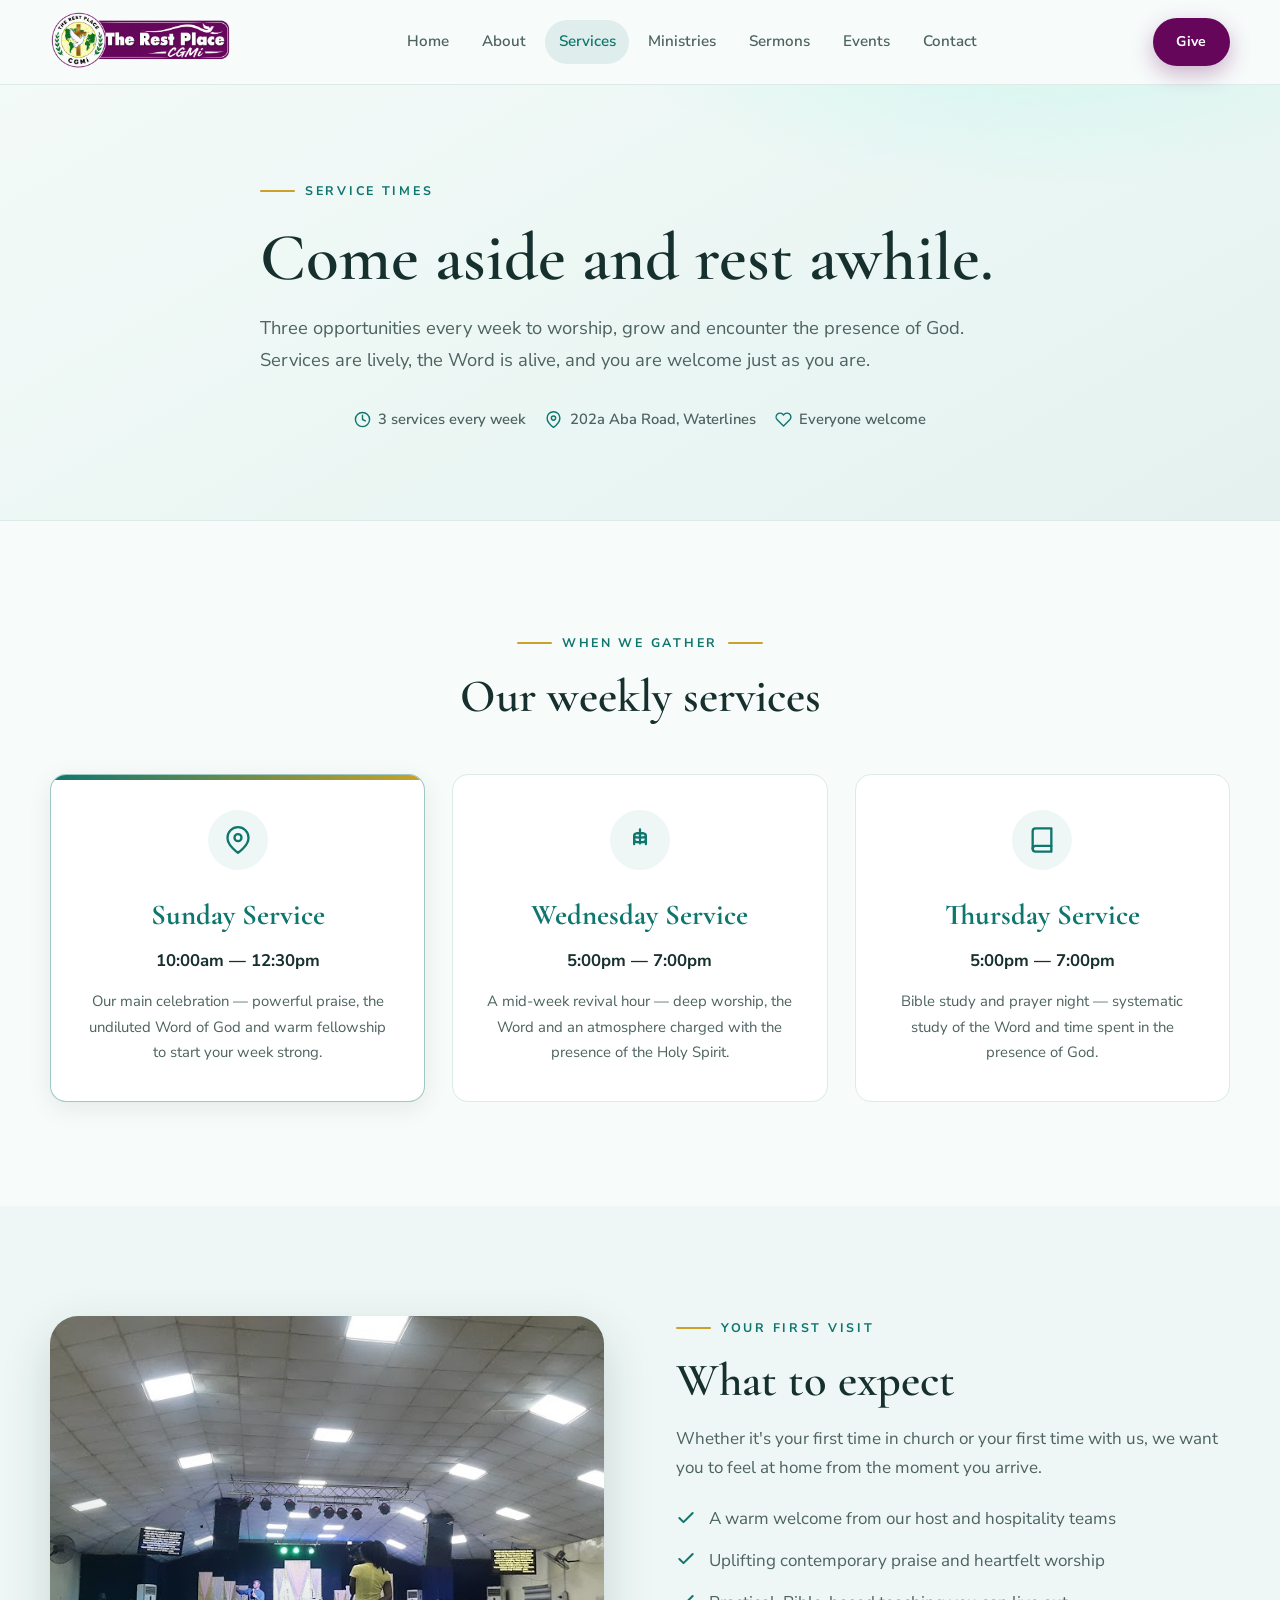
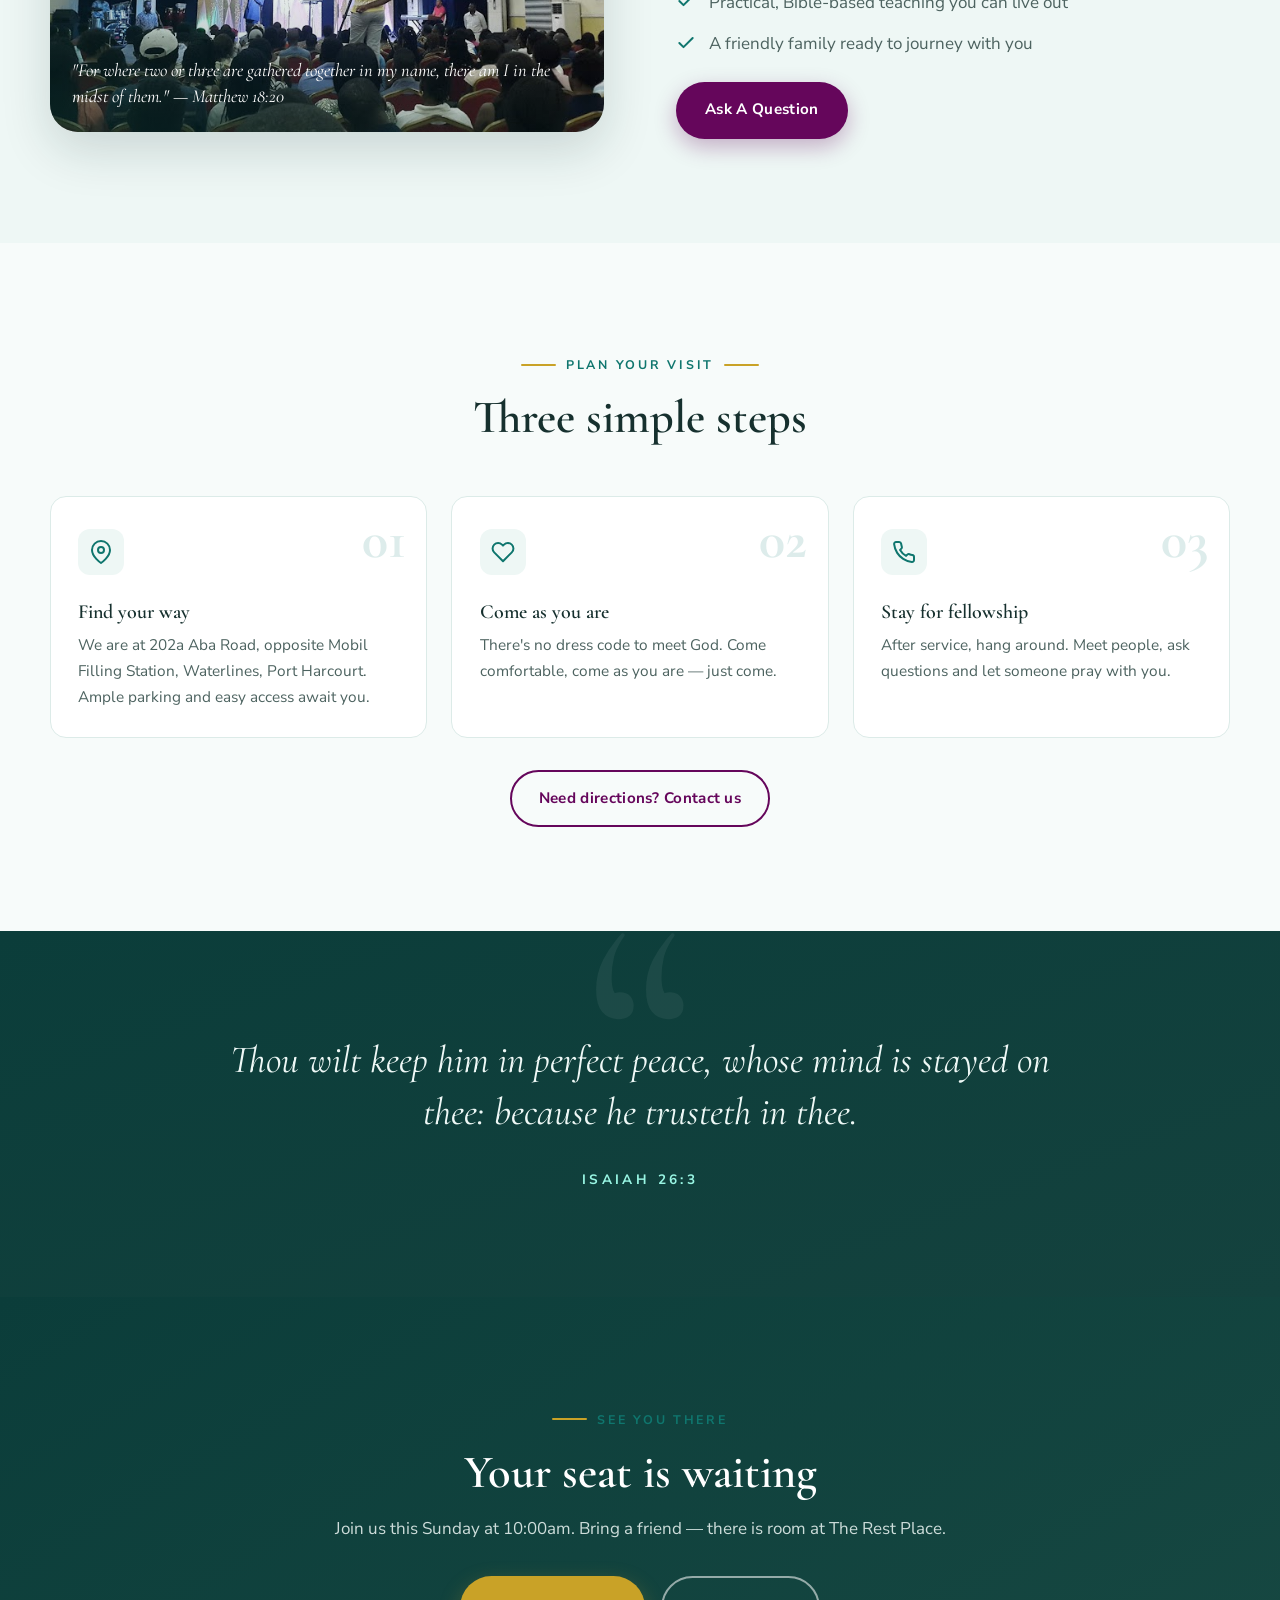
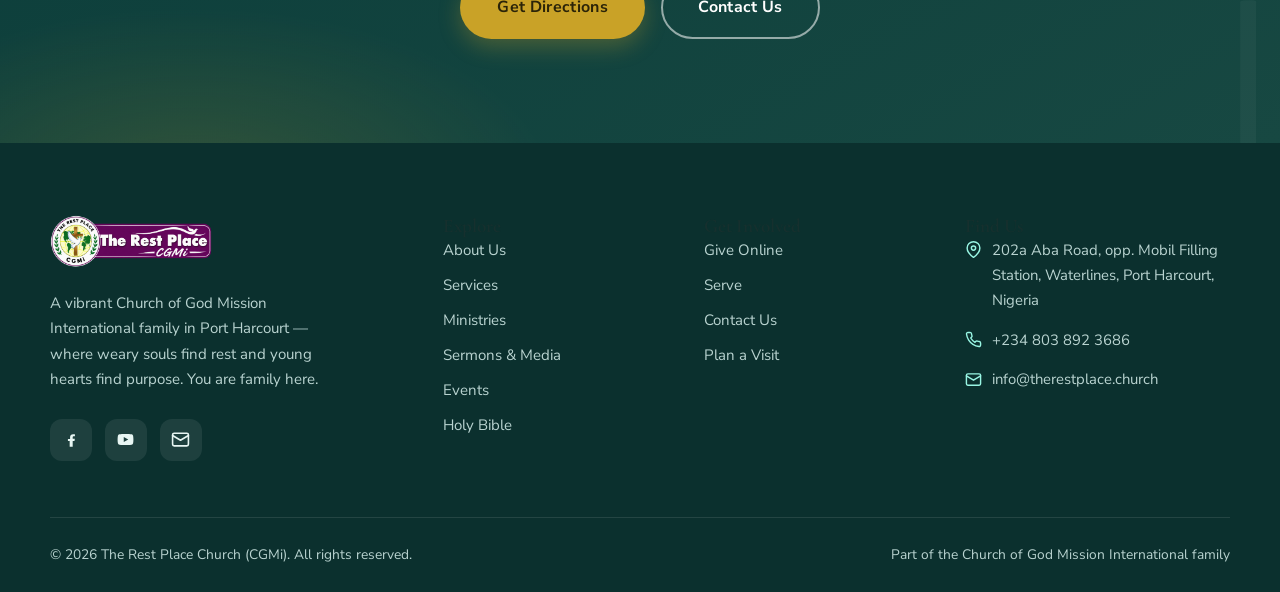
<file: services.html>
<!DOCTYPE html>
<html lang="en">
<head>
  <meta charset="UTF-8">
  <meta name="viewport" content="width=device-width, initial-scale=1.0">
  <title>Services | The Rest Place Church · CGMi</title>
  <meta name="description" content="Join The Rest Place Church (CGMi) in Port Harcourt for Sunday, Wednesday and Thursday services. Plan your first visit today.">
  <meta name="theme-color" content="#0f766e">
  <link rel="icon" type="image/png" href="logo.png">
  <link rel="preconnect" href="https://fonts.googleapis.com">
  <link rel="preconnect" href="https://fonts.gstatic.com" crossorigin>
  <link href="https://fonts.googleapis.com/css2?family=Cormorant+Garamond:ital,wght@0,400;0,600;0,700;1,400&family=Nunito+Sans:wght@400;600;700;800&display=swap" rel="stylesheet">
  <link rel="manifest" href="manifest.json">
  <link rel="apple-touch-icon" href="apple-touch-icon.png">
  <link rel="apple-touch-startup-image" href="img/splash/apple-splash-1320x2868.jpg" media="(device-width: 440px) and (device-height: 956px) and (-webkit-device-pixel-ratio: 3)">
  <link rel="apple-touch-startup-image" href="img/splash/apple-splash-1290x2796.jpg" media="(device-width: 430px) and (device-height: 932px) and (-webkit-device-pixel-ratio: 3)">
  <link rel="apple-touch-startup-image" href="img/splash/apple-splash-1284x2778.jpg" media="(device-width: 428px) and (device-height: 926px) and (-webkit-device-pixel-ratio: 3)">
  <link rel="apple-touch-startup-image" href="img/splash/apple-splash-1242x2688.jpg" media="(device-width: 414px) and (device-height: 896px) and (-webkit-device-pixel-ratio: 3)">
  <link rel="apple-touch-startup-image" href="img/splash/apple-splash-1179x2556.jpg" media="(device-width: 393px) and (device-height: 852px) and (-webkit-device-pixel-ratio: 3)">
  <link rel="apple-touch-startup-image" href="img/splash/apple-splash-1170x2532.jpg" media="(device-width: 390px) and (device-height: 844px) and (-webkit-device-pixel-ratio: 3)">
  <link rel="apple-touch-startup-image" href="img/splash/apple-splash-1125x2436.jpg" media="(device-width: 375px) and (device-height: 812px) and (-webkit-device-pixel-ratio: 3)">
  <link rel="apple-touch-startup-image" href="img/splash/apple-splash-828x1792.jpg" media="(device-width: 414px) and (device-height: 896px) and (-webkit-device-pixel-ratio: 2)">
  <link rel="apple-touch-startup-image" href="img/splash/apple-splash-750x1334.jpg" media="(device-width: 375px) and (device-height: 667px) and (-webkit-device-pixel-ratio: 2)">
  <link rel="apple-touch-startup-image" href="img/splash/apple-splash-2048x2732.jpg" media="(device-width: 1024px) and (device-height: 1366px) and (-webkit-device-pixel-ratio: 2)">
  <link rel="apple-touch-startup-image" href="img/splash/apple-splash-1668x2388.jpg" media="(device-width: 834px) and (device-height: 1194px) and (-webkit-device-pixel-ratio: 2)">
  <link rel="apple-touch-startup-image" href="img/splash/apple-splash-1640x2360.jpg" media="(device-width: 820px) and (device-height: 1180px) and (-webkit-device-pixel-ratio: 2)">
  <link rel="apple-touch-startup-image" href="img/splash/apple-splash-1536x2048.jpg" media="(device-width: 768px) and (device-height: 1024px) and (-webkit-device-pixel-ratio: 2)">
  <meta name="mobile-web-app-capable" content="yes">
  <meta name="apple-mobile-web-app-capable" content="yes">
  <meta name="apple-mobile-web-app-status-bar-style" content="black-translucent">
  <meta name="apple-mobile-web-app-title" content="The Rest Place">
  <link rel="stylesheet" href="css/style.css">
</head>
<body>

<header class="site-header">
  <nav class="nav" aria-label="Main navigation">
    <a class="brand" href="index.html" aria-label="The Rest Place Church – home">
      <img class="brand__mark" src="logo.png" alt="The Rest Place Church logo" width="152" height="52">
    </a>
    <button class="nav__toggle" aria-label="Toggle menu" aria-expanded="false"><span></span><span></span><span></span></button>
    <div class="nav__links">
      <a href="index.html">Home</a>
      <a href="about.html">About</a>
      <a href="services.html" class="active">Services</a>
      <a href="ministries.html">Ministries</a>
      <a href="sermons.html">Sermons</a>
      <a href="events.html">Events</a>
      <a href="contact.html">Contact</a>
    </div>
    <div class="nav__cta">
      <a href="give.html" class="btn btn--primary">Give</a>
    </div>
  </nav>
</header>

<!-- ================= Page hero ================= -->
<section class="page-hero">
  <div class="container page-hero__inner">
    <span class="eyebrow">Service Times</span>
    <h1>Come aside and rest awhile.</h1>
    <p>Three opportunities every week to worship, grow and encounter the presence of God. Services are lively, the Word is alive, and you are welcome just as you are.</p>
    <div class="info-strip">
      <span><svg width="17" height="17" viewBox="0 0 24 24" fill="none" stroke="currentColor" stroke-width="2" stroke-linecap="round" stroke-linejoin="round"><circle cx="12" cy="12" r="10"/><path d="M12 6v6l4 2"/></svg>3 services every week</span>
      <span><svg width="17" height="17" viewBox="0 0 24 24" fill="none" stroke="currentColor" stroke-width="2" stroke-linecap="round" stroke-linejoin="round"><path d="M21 10c0 7-9 13-9 13s-9-6-9-13a9 9 0 0 1 18 0z"/><circle cx="12" cy="10" r="3"/></svg>202a Aba Road, Waterlines</span>
      <span><svg width="17" height="17" viewBox="0 0 24 24" fill="none" stroke="currentColor" stroke-width="2" stroke-linecap="round" stroke-linejoin="round"><path d="M20.8 4.6a5.5 5.5 0 0 0-7.8 0L12 5.6l-1-1a5.5 5.5 0 0 0-7.8 7.8l1 1L12 21.2l7.8-7.8 1-1a5.5 5.5 0 0 0 0-7.8z"/></svg>Everyone welcome</span>
    </div>
  </div>
</section>

<!-- ================= Service times ================= -->
<section class="section">
  <div class="container">
    <div class="section-head" data-reveal>
      <span class="eyebrow">When We Gather</span>
      <h2>Our weekly services</h2>
    </div>
    <div class="service-times">
      <div class="time-card is-featured" data-reveal>
        <div class="time-card__icon"><svg width="28" height="28" viewBox="0 0 24 24" fill="none" stroke="currentColor" stroke-width="2" stroke-linecap="round" stroke-linejoin="round"><path d="M21 10c0 7-9 13-9 13s-9-6-9-13a9 9 0 0 1 18 0z"/><circle cx="12" cy="10" r="3"/></svg></div>
        <div class="time-card__day">Sunday Service</div>
        <div class="time-card__time">10:00am — 12:30pm</div>
        <p class="time-card__desc">Our main celebration — powerful praise, the undiluted Word of God and warm fellowship to start your week strong.</p>
      </div>
      <div class="time-card" data-reveal data-delay="80">
        <div class="time-card__icon"><svg width="28" height="28" viewBox="0 0 24 24" fill="none" stroke="currentColor" stroke-width="2" stroke-linecap="round" stroke-linejoin="round"><path d="M12 3v12M7 8c0 1.5 2.2 2 5 2s5-.5 5-2M7 8c0-1.5 2.2-2 5-2s5 .5 5 2M7 8v4c0 1.5 2.2 2 5 2s5-.5 5-2V8"/><path d="M7 12v3.5M17 12v3.5"/></svg></div>
        <div class="time-card__day">Wednesday Service</div>
        <div class="time-card__time">5:00pm — 7:00pm</div>
        <p class="time-card__desc">A mid-week revival hour — deep worship, the Word and an atmosphere charged with the presence of the Holy Spirit.</p>
      </div>
      <div class="time-card" data-reveal data-delay="160">
        <div class="time-card__icon"><svg width="28" height="28" viewBox="0 0 24 24" fill="none" stroke="currentColor" stroke-width="2" stroke-linecap="round" stroke-linejoin="round"><path d="M4 19.5A2.5 2.5 0 0 1 6.5 17H20"/><path d="M6.5 2H20v20H6.5A2.5 2.5 0 0 1 4 19.5v-15A2.5 2.5 0 0 1 6.5 2z"/></svg></div>
        <div class="time-card__day">Thursday Service</div>
        <div class="time-card__time">5:00pm — 7:00pm</div>
        <p class="time-card__desc">Bible study and prayer night — systematic study of the Word and time spent in the presence of God.</p>
      </div>
    </div>
  </div>
</section>

<!-- ================= First visit ================= -->
<section class="section section--soft">
  <div class="container">
    <div class="split">
      <div class="split__media photo" data-reveal>
        <img src="img/gallery/church-1.jpg" alt="Inside The Rest Place Church">
        <p class="split__media-quote">"For where two or three are gathered together in my name, there am I in the midst of them." — Matthew 18:20</p>
      </div>
      <div class="split__body" data-reveal>
        <span class="eyebrow">Your First Visit</span>
        <h2>What to expect</h2>
        <p>Whether it's your first time in church or your first time with us, we want you to feel at home from the moment you arrive.</p>
        <ul>
          <li><svg width="20" height="20" viewBox="0 0 24 24" fill="none" stroke="currentColor" stroke-width="2.4" stroke-linecap="round" stroke-linejoin="round"><path d="M20 6L9 17l-5-5"/></svg> A warm welcome from our host and hospitality teams</li>
          <li><svg width="20" height="20" viewBox="0 0 24 24" fill="none" stroke="currentColor" stroke-width="2.4" stroke-linecap="round" stroke-linejoin="round"><path d="M20 6L9 17l-5-5"/></svg> Uplifting contemporary praise and heartfelt worship</li>
          <li><svg width="20" height="20" viewBox="0 0 24 24" fill="none" stroke="currentColor" stroke-width="2.4" stroke-linecap="round" stroke-linejoin="round"><path d="M20 6L9 17l-5-5"/></svg> Practical, Bible-based teaching you can live out</li>
          <li><svg width="20" height="20" viewBox="0 0 24 24" fill="none" stroke="currentColor" stroke-width="2.4" stroke-linecap="round" stroke-linejoin="round"><path d="M20 6L9 17l-5-5"/></svg> A friendly family ready to journey with you</li>
        </ul>
        <a href="contact.html" class="btn btn--primary">Ask A Question</a>
      </div>
    </div>
  </div>
</section>

<!-- ================= First visit steps ================= -->
<section class="section">
  <div class="container">
    <div class="section-head" data-reveal>
      <span class="eyebrow">Plan Your Visit</span>
      <h2>Three simple steps</h2>
    </div>
    <div class="steps">
      <div class="step" data-reveal>
        <span class="step__num">01</span>
        <svg class="step__icon" width="46" height="46" viewBox="0 0 24 24" fill="none" stroke="currentColor" stroke-width="2" stroke-linecap="round" stroke-linejoin="round"><path d="M21 10c0 7-9 13-9 13s-9-6-9-13a9 9 0 0 1 18 0z"/><circle cx="12" cy="10" r="3"/></svg>
        <h3>Find your way</h3>
        <p>We are at 202a Aba Road, opposite Mobil Filling Station, Waterlines, Port Harcourt. Ample parking and easy access await you.</p>
      </div>
      <div class="step" data-reveal data-delay="80">
        <span class="step__num">02</span>
        <svg class="step__icon" width="46" height="46" viewBox="0 0 24 24" fill="none" stroke="currentColor" stroke-width="2" stroke-linecap="round" stroke-linejoin="round"><path d="M20.8 4.6a5.5 5.5 0 0 0-7.8 0L12 5.6l-1-1a5.5 5.5 0 0 0-7.8 7.8l1 1L12 21.2l7.8-7.8 1-1a5.5 5.5 0 0 0 0-7.8z"/></svg>
        <h3>Come as you are</h3>
        <p>There's no dress code to meet God. Come comfortable, come as you are — just come.</p>
      </div>
      <div class="step" data-reveal data-delay="160">
        <span class="step__num">03</span>
        <svg class="step__icon" width="46" height="46" viewBox="0 0 24 24" fill="none" stroke="currentColor" stroke-width="2" stroke-linecap="round" stroke-linejoin="round"><path d="M22 16.92v3a2 2 0 0 1-2.18 2 19.79 19.79 0 0 1-8.63-3.07 19.5 19.5 0 0 1-6-6 19.79 19.79 0 0 1-3.07-8.67A2 2 0 0 1 4.11 2h3a2 2 0 0 1 2 1.72c.13.96.36 1.9.7 2.81a2 2 0 0 1-.45 2.11L8.09 9.91a16 16 0 0 0 6 6l1.27-1.27a2 2 0 0 1 2.11-.45c.91.34 1.85.57 2.81.7A2 2 0 0 1 22 16.92z"/></svg>
        <h3>Stay for fellowship</h3>
        <p>After service, hang around. Meet people, ask questions and let someone pray with you.</p>
      </div>
    </div>
    <p class="text-center mt-3"><a href="contact.html" class="btn btn--ghost">Need directions? Contact us</a></p>
  </div>
</section>

<!-- ================= Scripture band ================= -->
<section class="section section--dark scripture">
  <div class="container scripture__content" data-reveal>
    <blockquote>Thou wilt keep him in perfect peace, whose mind is stayed on thee: because he trusteth in thee.</blockquote>
    <cite>Isaiah 26:3</cite>
  </div>
</section>

<!-- ================= CTA band ================= -->
<section class="section cta-band">
  <div class="container cta-band__inner" data-reveal>
    <span class="eyebrow" style="justify-content:center">See You There</span>
    <h2>Your seat is waiting</h2>
    <p>Join us this Sunday at 10:00am. Bring a friend — there is room at The Rest Place.</p>
    <div class="cta-band__actions">
      <a href="https://www.google.com/maps/dir/?api=1&destination=4.8161441,7.0101771" target="_blank" rel="noopener" class="btn btn--accent btn--lg">Get Directions</a>
      <a href="contact.html" class="btn btn--ghost-light btn--lg">Contact Us</a>
    </div>
  </div>
</section>

<!-- ================= Footer ================= -->
<footer class="site-footer">
  <div class="container">
    <div class="footer-grid">
      <div class="footer-brand">
        <a class="brand" href="index.html" style="text-decoration:none">
          <img class="brand__mark" src="logo.png" alt="The Rest Place Church logo" width="152" height="52">
        </a>
        <p>A vibrant Church of God Mission International family in Port Harcourt — where weary souls find rest and young hearts find purpose. You are family here.</p>
        <div class="social-row">
          <a class="social-btn" href="https://web.facebook.com/TheRestPlaceCGMi" target="_blank" rel="noopener" aria-label="Facebook">
            <svg width="19" height="19" viewBox="0 0 24 24" fill="currentColor"><path d="M13.5 21v-7h2.3l.4-2.8h-2.7V9.4c0-.8.3-1.4 1.5-1.4h1.3V5.5c-.3 0-1.2-.1-2.3-.1-2.3 0-3.8 1.4-3.8 3.9v2H7.5V14h2.2v7h3.8z"/></svg>
          </a>
          <a class="social-btn" href="https://www.youtube.com/" target="_blank" rel="noopener" aria-label="YouTube">
            <svg width="19" height="19" viewBox="0 0 24 24" fill="currentColor"><path d="M21.6 7.2a2.5 2.5 0 0 0-1.8-1.8C18.2 5 12 5 12 5s-6.2 0-7.8.4A2.5 2.5 0 0 0 2.4 7.2 26 26 0 0 0 2 12a26 26 0 0 0 .4 4.8 2.5 2.5 0 0 0 1.8 1.8c1.6.4 7.8.4 7.8.4s6.2 0 7.8-.4a2.5 2.5 0 0 0 1.8-1.8A26 26 0 0 0 22 12a26 26 0 0 0-.4-4.8zM9.8 15.2V8.8L15.5 12l-5.7 3.2z"/></svg>
          </a>
          <a class="social-btn" href="mailto:info@therestplace.church" aria-label="Email">
            <svg width="19" height="19" viewBox="0 0 24 24" fill="none" stroke="currentColor" stroke-width="2" stroke-linecap="round" stroke-linejoin="round"><rect x="2" y="4" width="20" height="16" rx="2"/><path d="m2 7 10 6 10-6"/></svg>
          </a>
        </div>
      </div>

      <div>
        <h4>Explore</h4>
        <div class="footer-links">
          <a href="about.html">About Us</a>
          <a href="services.html">Services</a>
          <a href="ministries.html">Ministries</a>
          <a href="sermons.html">Sermons &amp; Media</a>
          <a href="events.html">Events</a>
          <a href="bible.html">Holy Bible</a>
        </div>
      </div>

      <div>
        <h4>Get Involved</h4>
        <div class="footer-links">
          <a href="give.html">Give Online</a>
          <a href="ministries.html">Serve</a>
          <a href="contact.html">Contact Us</a>
          <a href="services.html">Plan a Visit</a>
        </div>
      </div>

      <div>
        <h4>Find Us</h4>
        <ul class="footer-contact">
          <li><svg width="17" height="17" viewBox="0 0 24 24" fill="none" stroke="currentColor" stroke-width="2" stroke-linecap="round" stroke-linejoin="round"><path d="M21 10c0 7-9 13-9 13s-9-6-9-13a9 9 0 0 1 18 0z"/><circle cx="12" cy="10" r="3"/></svg>202a Aba Road, opp. Mobil Filling Station, Waterlines, Port Harcourt, Nigeria</li>
          <li><svg width="17" height="17" viewBox="0 0 24 24" fill="none" stroke="currentColor" stroke-width="2" stroke-linecap="round" stroke-linejoin="round"><path d="M22 16.92v3a2 2 0 0 1-2.18 2 19.79 19.79 0 0 1-8.63-3.07 19.5 19.5 0 0 1-6-6 19.79 19.79 0 0 1-3.07-8.67A2 2 0 0 1 4.11 2h3a2 2 0 0 1 2 1.72c.13.96.36 1.9.7 2.81a2 2 0 0 1-.45 2.11L8.09 9.91a16 16 0 0 0 6 6l1.27-1.27a2 2 0 0 1 2.11-.45c.91.34 1.85.57 2.81.7A2 2 0 0 1 22 16.92z"/></svg>+234 803 892 3686</li>
          <li><svg width="17" height="17" viewBox="0 0 24 24" fill="none" stroke="currentColor" stroke-width="2" stroke-linecap="round" stroke-linejoin="round"><rect x="2" y="4" width="20" height="16" rx="2"/><path d="m2 7 10 6 10-6"/></svg>info@therestplace.church</li>
        </ul>
      </div>
    </div>

    <div class="footer-bottom">
      <span>&copy; 2026 The Rest Place Church (CGMi). All rights reserved.</span>
      <span>Part of the Church of God Mission International family</span>
    </div>
  </div>
</footer>

<script src="js/main.js"></script>
</body>
</html>
</file>
<file: css/style.css>
/* ==========================================================================
   The Rest Place Church - CGMi
   Serene & Modern Design System
   ========================================================================== */

:root {
  --clr-primary: #0f766e;
  --clr-primary-dark: #115e59;
  --clr-primary-deep: #0b3d3a;
  --clr-primary-light: #99f6e4;
  --clr-accent: #c9a227;
  --clr-accent-soft: #f5e9c8;
  --clr-bg: #f7fbfa;
  --clr-surface: #ffffff;
  --clr-surface-soft: #eef7f5;
  --clr-ink: #16302e;
  --clr-ink-soft: #4d6360;
  --clr-ink-faint: #7c918e;
  --clr-line: #dcebe8;

  --font-serif: "Cormorant Garamond", Georgia, "Times New Roman", serif;
  --font-sans: "Nunito Sans", "Segoe UI", Arial, Helvetica, sans-serif;

  --radius-sm: 8px;
  --radius: 16px;
  --radius-lg: 28px;

  --shadow-sm: 0 1px 2px rgba(15, 46, 42, 0.06), 0 2px 8px rgba(15, 46, 42, 0.05);
  --shadow: 0 6px 24px rgba(15, 46, 42, 0.08);
  --shadow-lg: 0 18px 50px rgba(15, 46, 42, 0.16);

  --container: 1180px;
  --gutter: clamp(1.25rem, 4vw, 2.5rem);
}

/* ---------- Reset ---------- */
*,
*::before,
*::after {
  box-sizing: border-box;
  margin: 0;
  padding: 0;
}

html {
  scroll-behavior: smooth;
  scroll-padding-top: 96px;
}

body {
  font-family: var(--font-sans);
  color: var(--clr-ink);
  background: var(--clr-bg);
  line-height: 1.7;
  font-size: 1.0625rem;
  -webkit-font-smoothing: antialiased;
}

img {
  max-width: 100%;
  display: block;
}

a {
  color: var(--clr-primary);
  text-decoration: none;
  transition: color 0.2s ease;
}

a:hover {
  color: var(--clr-primary-dark);
}

ul {
  list-style: none;
}

button {
  font-family: inherit;
  cursor: pointer;
}

/* ---------- Typography ---------- */
h1, h2, h3, h4 {
  font-family: var(--font-serif);
  font-weight: 600;
  line-height: 1.15;
  color: var(--clr-ink);
}

h1 { font-size: clamp(2.6rem, 6vw, 4.2rem); }
h2 { font-size: clamp(2rem, 4vw, 2.9rem); }
h3 { font-size: clamp(1.35rem, 2.4vw, 1.7rem); }
h4 { font-size: 1.2rem; }

.lead {
  font-size: 1.2rem;
  color: var(--clr-ink-soft);
}

.eyebrow {
  display: inline-flex;
  align-items: center;
  gap: 0.6rem;
  text-transform: uppercase;
  letter-spacing: 0.22em;
  font-size: 0.78rem;
  font-weight: 700;
  color: var(--clr-primary);
  margin-bottom: 1rem;
}

.eyebrow::before {
  content: "";
  width: 2.2rem;
  height: 2px;
  background: var(--clr-accent);
  border-radius: 2px;
}

.section {
  padding: clamp(4rem, 9vw, 6.5rem) 0;
}

.section--soft {
  background: var(--clr-surface-soft);
}

.section--ghost {
  position: relative;
  background-image: url("../sd.jpg");
  background-size: cover;
  background-position: center;
  background-attachment: fixed;
}

.section--ghost::before {
  content: "";
  position: absolute;
  inset: 0;
  background: rgba(247, 251, 250, 0.88);
  z-index: 0;
}

.section--ghost > .container {
  position: relative;
  z-index: 1;
}

.section--dark {
  background: linear-gradient(160deg, var(--clr-primary-deep), #14423e);
  color: #e8f6f3;
}

.container {
  width: min(var(--container), 100% - var(--gutter) * 2);
  margin-inline: auto;
}

.section-head {
  max-width: 720px;
  margin: 0 auto 3.2rem;
  text-align: center;
}

.section-head .eyebrow {
  justify-content: center;
}

.section-head .eyebrow::before,
.section-head .eyebrow::after {
  content: "";
  width: 2.2rem;
  height: 2px;
  background: var(--clr-accent);
  border-radius: 2px;
}

.section--dark .section-head p,
.section--dark h2 { color: #eef8f6; }

.text-center { text-align: center; }
.mt-1 { margin-top: 0.5rem; }
.mt-2 { margin-top: 1.25rem; }
.mt-3 { margin-top: 2rem; }
.mb-2 { margin-bottom: 1.25rem; }

/* ---------- Buttons ---------- */
.btn {
  display: inline-flex;
  align-items: center;
  justify-content: center;
  gap: 0.55rem;
  padding: 0.85rem 1.7rem;
  border-radius: 999px;
  font-weight: 700;
  font-size: 0.95rem;
  letter-spacing: 0.02em;
  border: 2px solid transparent;
  transition: transform 0.2s ease, box-shadow 0.2s ease, background 0.2s ease, color 0.2s ease;
  white-space: nowrap;
}

.btn:active { transform: translateY(1px); }

.btn--primary {
  background: #65065B;
  color: #fff;
  box-shadow: 0 8px 22px rgba(101, 6, 91, 0.3);
}

.btn--primary:hover {
  background: #7a2b70;
  color: #fff;
  transform: translateY(-2px);
  box-shadow: 0 12px 28px rgba(101, 6, 91, 0.38);
}

.btn--accent {
  background: var(--clr-accent);
  color: #2b2408;
  box-shadow: 0 8px 22px rgba(201, 162, 39, 0.3);
}

.btn--accent:hover {
  background: #b8951f;
  color: #2b2408;
  transform: translateY(-2px);
}

.btn--ghost {
  background: transparent;
  color: #65065B;
  border-color: #65065B;
}

.btn--ghost:hover {
  background: #65065B;
  color: #fff;
  transform: translateY(-2px);
}

.btn--ghost-light {
  background: transparent;
  color: #fff;
  border-color: rgba(255, 255, 255, 0.55);
}

.btn--ghost-light:hover {
  background: #fff;
  color: var(--clr-primary-deep);
  transform: translateY(-2px);
}

.btn--light {
  background: #fff;
  color: var(--clr-primary-deep);
  box-shadow: 0 8px 24px rgba(0, 0, 0, 0.18);
}

.btn--light:hover { transform: translateY(-2px); }

.btn--lg { padding: 1rem 2.2rem; font-size: 1rem; }

/* ==========================================================================
   Header & Navigation
   ========================================================================== */
.site-header {
  position: sticky;
  top: 0;
  z-index: 100;
  background: rgba(247, 251, 250, 0.92);
  backdrop-filter: blur(12px);
  border-bottom: 1px solid var(--clr-line);
  transition: box-shadow 0.25s ease;
}

.site-header.is-scrolled {
  box-shadow: var(--shadow-sm);
}

.nav {
  width: min(var(--container), 100% - var(--gutter) * 2);
  margin-inline: auto;
  display: flex;
  align-items: center;
  justify-content: space-between;
  gap: 1.5rem;
  height: 84px;
}

.brand {
  display: flex;
  align-items: center;
  gap: 0.75rem;
}

.brand__mark {
  height: 62px;
  width: auto;
  flex-shrink: 0;
}

.nav__links {
  display: flex;
  align-items: center;
  gap: 0.35rem;
}

.nav__links a {
  padding: 0.55rem 0.85rem;
  border-radius: 999px;
  font-weight: 600;
  font-size: 0.95rem;
  color: var(--clr-ink-soft);
}

.nav__links a:hover {
  color: var(--clr-primary);
  background: var(--clr-surface-soft);
}

.nav__links a.active {
  color: var(--clr-primary);
  background: rgba(15, 118, 110, 0.1);
}

.nav__cta {
  display: flex;
  align-items: center;
  gap: 0.9rem;
}

.nav__cta .btn { padding: 0.65rem 1.35rem; font-size: 0.88rem; }

.nav__toggle {
  display: none;
  flex-direction: column;
  justify-content: center;
  gap: 5px;
  width: 44px;
  height: 44px;
  border: 1px solid var(--clr-line);
  border-radius: 10px;
  background: var(--clr-surface);
  align-items: center;
}

.nav__toggle span {
  display: block;
  width: 20px;
  height: 2px;
  background: var(--clr-ink);
  border-radius: 2px;
  transition: transform 0.25s ease, opacity 0.25s ease;
}

.nav__toggle.is-open span:nth-child(1) { transform: translateY(7px) rotate(45deg); }
.nav__toggle.is-open span:nth-child(2) { opacity: 0; }
.nav__toggle.is-open span:nth-child(3) { transform: translateY(-7px) rotate(-45deg); }

/* ==========================================================================
   Hero
   ========================================================================== */
.hero {
  position: relative;
  display: flex;
  align-items: stretch;
  min-height: 92vh;
  background:
    radial-gradient(circle at 85% 18%, rgba(201, 162, 39, 0.14), transparent 46%),
    linear-gradient(150deg, rgba(13, 36, 66, 0.9) 0%, rgba(11, 29, 54, 0.92) 55%, rgba(8, 20, 39, 0.96) 100%),
    url("../hj.jpg") center / cover no-repeat;
  color: #fff;
  overflow: hidden;
}

/* Left media panel */
.hero-media {
  width: 44%;
  flex: none;
  position: relative;
  z-index: 2;
  order: 2;
  min-height: 640px;
  animation: heroMediaIn 1.1s ease both;
  -webkit-mask-image: linear-gradient(to left, #000 0%, #000 calc(100% - 180px), rgba(0, 0, 0, 0) 100%);
  mask-image: linear-gradient(to left, #000 0%, #000 calc(100% - 180px), rgba(0, 0, 0, 0) 100%);
}

.hero-media-inner {
  position: absolute;
  inset: 0;
  background-image: url("../m.png");
  background-size: cover;
  background-position: center;
}

.hero-media-inner::before {
  content: "";
  position: absolute;
  inset: 0;
  background:
    radial-gradient(circle at 26% 16%, rgba(201, 162, 39, 0.35), transparent 46%),
    radial-gradient(circle at 80% 92%, rgba(41, 98, 160, 0.35), transparent 55%),
    linear-gradient(160deg, #10345c 0%, #0b1d36 55%, #081427 100%);
  opacity: 0;
  pointer-events: none;
  z-index: 1;
}

.hero-media-inner::after {
  content: "";
  position: absolute;
  inset: 0;
  background: linear-gradient(180deg, rgba(4, 12, 26, 0.42) 0%, rgba(4, 12, 26, 0.06) 30%, rgba(4, 12, 26, 0.22) 100%);
  z-index: 2;
}

@keyframes heroMediaIn {
  from { transform: translateX(40px); opacity: 0; }
  to { transform: translateX(0); opacity: 1; }
}

/* Right content column */
.hero-content {
  flex: 1;
  display: flex;
  flex-direction: column;
  justify-content: center;
  position: relative;
  z-index: 2;
  order: 1;
  padding: 200px clamp(24px, 5vw, 90px) 90px;
}

.hero-content-inner {
  width: 100%;
  max-width: 880px;
  margin-inline: auto;
}

/* Animated conic aurora */
.hero-aurora {
  position: absolute;
  inset: 0;
  z-index: 3;
  pointer-events: none;
  overflow: hidden;
}

.hero-aurora::before {
  content: "";
  position: absolute;
  top: 50%;
  left: 50%;
  width: 180vmax;
  height: 180vmax;
  transform: translate(-50%, -50%);
  background: conic-gradient(
    from 0deg,
    #0f766e,
    #7bc9bc,
    #f0d78c,
    #c9a227,
    #0f766e
  );
  opacity: 0.22;
  mix-blend-mode: screen;
  -webkit-mask-image: radial-gradient(circle at 50% 50%, #000 0%, rgba(0, 0, 0, 0.55) 38%, transparent 62%);
  mask-image: radial-gradient(circle at 50% 50%, #000 0%, rgba(0, 0, 0, 0.55) 38%, transparent 62%);
  animation: aurora-spin 16s linear infinite;
  will-change: transform;
}

@keyframes aurora-spin {
  from { transform: translate(-50%, -50%) rotate(0deg); }
  to { transform: translate(-50%, -50%) rotate(360deg); }
}

.hero .eyebrow {
  color: var(--clr-accent);
  margin-bottom: 22px;
}

.hero .eyebrow::before {
  background: var(--clr-accent);
}

.hero-title {
  font-family: var(--font-serif);
  font-size: clamp(2.6rem, 6vw, 4.6rem);
  font-weight: 700;
  line-height: 1.1;
  letter-spacing: -0.01em;
  color: #fff;
  margin: 0 0 30px;
  max-width: 860px;
}

.hero-title em {
  font-style: italic;
  color: var(--clr-accent);
}

.hero-text {
  font-size: 1.12rem;
  line-height: 1.7;
  color: rgba(255, 255, 255, 0.78);
  max-width: 640px;
  margin-bottom: 40px;
}

/* Gold pill button with circular arrow icon */
.btn--gold {
  display: inline-flex;
  align-items: center;
  gap: 14px;
  padding: 16px 18px 16px 32px;
  border-radius: 999px;
  font-size: 0.95rem;
  font-weight: 700;
  letter-spacing: 0.03em;
  text-transform: capitalize;
  background: linear-gradient(135deg, #e0bd45, #c9a227);
  color: var(--clr-primary-deep);
  box-shadow: 0 10px 26px rgba(201, 162, 39, 0.4);
  transition: all 0.3s ease;
}

.btn--gold:hover {
  transform: translateY(-2px);
  box-shadow: 0 14px 32px rgba(201, 162, 39, 0.5);
  color: var(--clr-primary-deep);
}

.btn--gold .btn-icon {
  width: 40px;
  height: 40px;
  border-radius: 50%;
  background-color: var(--clr-primary-deep);
  color: var(--clr-accent);
  display: inline-flex;
  align-items: center;
  justify-content: center;
  font-size: 15px;
  font-style: normal;
  flex: none;
  transition: all 0.3s ease;
}

.btn--gold:hover .btn-icon {
  background-color: #fff;
  color: var(--clr-primary-deep);
}

.icon-arrow {
  display: inline-block;
  transform: rotate(-45deg);
}

.hero__actions {
  display: flex;
  align-items: center;
  flex-wrap: wrap;
  gap: 30px;
  margin-top: 8px;
}

/* Hero meta row: counter + label + play */
.hero-meta {
  display: flex;
  align-items: center;
  gap: 26px;
  margin-top: 42px;
  flex-wrap: wrap;
}

.hero-meta-item {
  display: flex;
  align-items: center;
  gap: 18px;
}

.hero-counter {
  font-family: var(--font-serif);
  font-size: 52px;
  font-weight: 700;
  color: #fff;
  line-height: 1;
  display: flex;
  align-items: baseline;
}

.hero-counter .suffix {
  color: var(--clr-accent);
  font-size: 34px;
  margin-left: 6px;
}

.hero-dot {
  width: 13px;
  height: 13px;
  border-radius: 50%;
  background-color: var(--clr-accent);
  display: inline-block;
  flex: none;
}

.hero-meta-label {
  margin-top: 6px;
  font-size: 0.95rem;
  font-weight: 600;
  color: rgba(255, 255, 255, 0.82);
  line-height: 1.5;
}

.hero-meta-divider {
  width: 1px;
  height: 58px;
  background-color: rgba(255, 255, 255, 0.2);
  flex: none;
}

/* Pulsing play button */
.btn-play {
  display: inline-flex;
  flex-direction: column;
  align-items: center;
  gap: 12px;
  color: #fff;
  font-size: 13px;
  font-weight: 700;
  letter-spacing: 0.16em;
  text-transform: uppercase;
  transition: color 0.3s ease;
}

.btn-play-icon {
  width: 88px;
  height: 88px;
  border-radius: 50%;
  background-color: rgba(255, 255, 255, 0.12);
  border: 1px solid rgba(255, 255, 255, 0.4);
  display: flex;
  align-items: center;
  justify-content: center;
  position: relative;
  transition: all 0.3s ease;
}

.btn-play-icon::after {
  content: "";
  position: absolute;
  inset: -14px;
  border-radius: 50%;
  border: 1px solid rgba(201, 162, 39, 0.45);
  animation: playPulse 2.4s ease-out infinite;
}

.btn-play-icon svg {
  width: 24px;
  height: 24px;
  fill: #fff;
  margin-left: 4px;
}

.btn-play:hover {
  color: var(--clr-accent);
}

.btn-play:hover .btn-play-icon {
  background-color: var(--clr-accent);
  border-color: var(--clr-accent);
}

.btn-play:hover .btn-play-icon svg {
  fill: var(--clr-primary-deep);
}

@keyframes playPulse {
  0% { transform: scale(1); opacity: 0.9; }
  100% { transform: scale(1.7); opacity: 0; }
}

/* ==========================================================================
   Feature cards / icons
   ========================================================================== */
.feature-grid {
  display: grid;
  grid-template-columns: repeat(auto-fit, minmax(240px, 1fr));
  gap: 1.5rem;
}

.feature-card {
  background: var(--clr-surface);
  border: 1px solid var(--clr-line);
  border-radius: var(--radius);
  padding: 2rem 1.7rem;
  transition: transform 0.25s ease, box-shadow 0.25s ease, border-color 0.25s ease;
}

.feature-card:hover {
  transform: translateY(-6px);
  box-shadow: var(--shadow);
  border-color: rgba(15, 118, 110, 0.35);
}

.feature-card--media {
  overflow: hidden;
  padding: 0;
  display: flex;
  flex-direction: column;
}

.feature-card__media {
  aspect-ratio: 16 / 10;
  overflow: hidden;
}

.feature-card__media img {
  width: 100%;
  height: 100%;
  object-fit: cover;
  transition: transform 0.4s ease;
}

.feature-card--media:hover .feature-card__media img {
  transform: scale(1.06);
}

.feature-card__body {
  padding: 1.6rem 1.7rem 2rem;
}

.feature-card__body .feature-card__icon {
  margin-bottom: 1.1rem;
}

.feature-card__icon {
  width: 56px;
  height: 56px;
  border-radius: 14px;
  display: grid;
  place-items: center;
  background: var(--clr-surface-soft);
  color: var(--clr-primary);
  margin-bottom: 1.3rem;
}

.feature-card h3 {
  margin-bottom: 0.55rem;
  font-size: 1.3rem;
}

.feature-card p {
  color: var(--clr-ink-soft);
  font-size: 0.98rem;
}

.feature-card__link {
  display: inline-flex;
  align-items: center;
  gap: 0.35rem;
  margin-top: 1rem;
  font-weight: 700;
  font-size: 0.9rem;
}

.feature-card__link svg {
  transition: transform 0.2s ease;
}

.feature-card__link:hover svg { transform: translateX(4px); }

/* ==========================================================================
   Split feature (image + text)
   ========================================================================== */
.split {
  display: grid;
  grid-template-columns: 1fr 1fr;
  gap: clamp(2rem, 6vw, 4.5rem);
  align-items: center;
}

.split--reverse .split__media { order: 2; }

.split__media {
  position: relative;
  border-radius: var(--radius-lg);
  overflow: hidden;
  box-shadow: var(--shadow-lg);
  aspect-ratio: 4 / 3;
  background: linear-gradient(150deg, #cfe8e3, #b7dbd3);
  display: grid;
  place-items: center;
}

.split__media::after {
  content: "";
  position: absolute;
  inset: 0;
  background: linear-gradient(200deg, rgba(11, 61, 58, 0) 40%, rgba(11, 61, 58, 0.45));
}

.split__media img,
.split__media svg {
  width: 100%;
  height: 100%;
  object-fit: cover;
}

.split__media-quote {
  position: absolute;
  bottom: 1.4rem;
  left: 1.4rem;
  right: 1.4rem;
  z-index: 2;
  color: #fff;
  font-family: var(--font-serif);
  font-size: 1.15rem;
  font-style: italic;
  line-height: 1.4;
}

.split__body h2 { margin-bottom: 1.1rem; }

.split__body p {
  color: var(--clr-ink-soft);
  margin-bottom: 1.1rem;
}

.split__body ul {
  margin: 1.4rem 0;
  display: grid;
  gap: 0.8rem;
}

.split__body li {
  display: flex;
  gap: 0.8rem;
  align-items: flex-start;
  color: var(--clr-ink-soft);
}

.split__body li svg {
  flex-shrink: 0;
  margin-top: 0.15rem;
  color: var(--clr-primary);
}

/* ==========================================================================
   Scripture band
   ========================================================================== */
.scripture {
  position: relative;
  color: #eef8f6;
  text-align: center;
  overflow: hidden;
}

.scripture__content {
  max-width: 820px;
  margin-inline: auto;
  position: relative;
  z-index: 2;
}

.scripture blockquote {
  font-family: var(--font-serif);
  font-size: clamp(1.6rem, 3.6vw, 2.4rem);
  font-style: italic;
  line-height: 1.35;
  margin-bottom: 1.6rem;
}

.scripture cite {
  font-family: var(--font-sans);
  font-style: normal;
  font-weight: 700;
  text-transform: uppercase;
  letter-spacing: 0.25em;
  font-size: 0.85rem;
  color: var(--clr-primary-light);
}

.scripture::before {
  content: "\201C";
  position: absolute;
  top: -60px;
  left: 50%;
  transform: translateX(-50%);
  font-family: var(--font-serif);
  font-size: 340px;
  color: rgba(255, 255, 255, 0.06);
  line-height: 1;
  pointer-events: none;
}

/* ==========================================================================
   Cards (events, sermons, ministries)
   ========================================================================== */
.card-grid {
  display: grid;
  grid-template-columns: repeat(auto-fill, minmax(300px, 1fr));
  gap: 1.7rem;
}

.card {
  background: var(--clr-surface);
  border: 1px solid var(--clr-line);
  border-radius: var(--radius);
  overflow: hidden;
  display: flex;
  flex-direction: column;
  transition: transform 0.25s ease, box-shadow 0.25s ease;
}

.card:hover {
  transform: translateY(-6px);
  box-shadow: var(--shadow);
}

.card__media {
  aspect-ratio: 16 / 9;
  display: grid;
  place-items: center;
  position: relative;
  overflow: hidden;
}

.card__media svg {
  width: 100%;
  height: 100%;
  object-fit: cover;
}

.card__body {
  padding: 1.7rem 1.7rem 2rem;
  display: flex;
  flex-direction: column;
  flex: 1;
}

.card__tag {
  align-self: flex-start;
  background: var(--clr-accent-soft);
  color: #8a6d12;
  font-size: 0.72rem;
  font-weight: 800;
  text-transform: uppercase;
  letter-spacing: 0.12em;
  padding: 0.3rem 0.75rem;
  border-radius: 999px;
  margin-bottom: 0.9rem;
}

.card h3 {
  font-size: 1.35rem;
  margin-bottom: 0.55rem;
}

.card p {
  color: var(--clr-ink-soft);
  font-size: 0.96rem;
}

.card__meta {
  display: flex;
  flex-wrap: wrap;
  gap: 0.9rem;
  margin-top: 1.2rem;
  font-size: 0.83rem;
  color: var(--clr-ink-faint);
}

.card__meta span {
  display: inline-flex;
  align-items: center;
  gap: 0.35rem;
}

.card__cta {
  margin-top: auto;
  padding-top: 1.4rem;
}

/* Date block */
.date-block {
  position: absolute;
  top: 1rem;
  left: 1rem;
  z-index: 2;
  background: #fff;
  border-radius: 12px;
  padding: 0.5rem 0.9rem;
  text-align: center;
  box-shadow: var(--shadow);
  line-height: 1.1;
}

.date-block__day {
  font-family: var(--font-serif);
  font-size: 1.6rem;
  font-weight: 700;
  color: var(--clr-primary);
}

.date-block__mon {
  font-size: 0.68rem;
  font-weight: 800;
  text-transform: uppercase;
  letter-spacing: 0.12em;
  color: var(--clr-ink-faint);
}

/* ==========================================================================
   Service times (page)
   ========================================================================== */
.service-times {
  display: grid;
  grid-template-columns: repeat(auto-fit, minmax(280px, 1fr));
  gap: 1.7rem;
}

.time-card {
  background: var(--clr-surface);
  border: 1px solid var(--clr-line);
  border-radius: var(--radius);
  padding: 2.2rem 2rem;
  text-align: center;
  transition: transform 0.25s ease, box-shadow 0.25s ease;
  position: relative;
  overflow: hidden;
}

.time-card::before {
  content: "";
  position: absolute;
  inset: 0 0 auto 0;
  height: 5px;
  background: linear-gradient(90deg, var(--clr-primary), var(--clr-accent));
  opacity: 0;
  transition: opacity 0.25s ease;
}

.time-card:hover {
  transform: translateY(-6px);
  box-shadow: var(--shadow);
}

.time-card:hover::before { opacity: 1; }

.time-card.is-featured {
  border-color: rgba(15, 118, 110, 0.4);
  box-shadow: var(--shadow);
}

.time-card.is-featured::before { opacity: 1; }

.time-card__day {
  font-family: var(--font-serif);
  font-size: 1.8rem;
  font-weight: 700;
  color: var(--clr-primary);
}

.time-card__time {
  font-size: 1.05rem;
  font-weight: 700;
  margin: 0.4rem 0 0.9rem;
}

.time-card__desc {
  font-size: 0.93rem;
  color: var(--clr-ink-soft);
}

.time-card__icon {
  width: 60px;
  height: 60px;
  margin: 0 auto 1.3rem;
  border-radius: 50%;
  background: var(--clr-surface-soft);
  color: var(--clr-primary);
  display: grid;
  place-items: center;
}

/* ==========================================================================
   Process / steps
   ========================================================================== */
.steps {
  display: grid;
  grid-template-columns: repeat(auto-fit, minmax(240px, 1fr));
  gap: 1.5rem;
  counter-reset: step;
}

.step {
  position: relative;
  padding: 2rem 1.7rem 1.7rem;
  background: var(--clr-surface);
  border: 1px solid var(--clr-line);
  border-radius: var(--radius);
}

.step__num {
  font-family: var(--font-serif);
  font-size: 3.4rem;
  font-weight: 700;
  line-height: 1;
  color: rgba(15, 118, 110, 0.14);
  position: absolute;
  top: 1rem;
  right: 1.3rem;
}

.step h3 { margin-bottom: 0.5rem; font-size: 1.25rem; }

.step p { color: var(--clr-ink-soft); font-size: 0.96rem; }

.step svg.step__icon {
  width: 46px;
  height: 46px;
  padding: 11px;
  background: var(--clr-surface-soft);
  color: var(--clr-primary);
  border-radius: 12px;
  margin-bottom: 1rem;
}

/* ==========================================================================
   Stats
   ========================================================================== */
.stats {
  display: grid;
  grid-template-columns: repeat(auto-fit, minmax(180px, 1fr));
  gap: 2rem;
  text-align: center;
}

.stat__num {
  font-family: var(--font-serif);
  font-size: 3rem;
  font-weight: 700;
  color: #fff;
  line-height: 1;
}

.stat__num span { color: var(--clr-accent); }

.stat__label {
  margin-top: 0.5rem;
  font-size: 0.85rem;
  text-transform: uppercase;
  letter-spacing: 0.16em;
  font-weight: 700;
  color: rgba(238, 248, 246, 0.75);
}

/* ==========================================================================
   Give / donation panel
   ========================================================================== */
.give-grid {
  display: grid;
  grid-template-columns: repeat(auto-fit, minmax(260px, 1fr));
  gap: 1.7rem;
  align-items: start;
}

.give-panel {
  background: var(--clr-surface);
  border: 1px solid var(--clr-line);
  border-radius: var(--radius);
  padding: 2.2rem 2rem;
}

.give-panel--accent {
  background: linear-gradient(160deg, var(--clr-primary-deep), #164a45);
  border: none;
  color: #eef8f6;
}

.give-panel--accent h3 { color: #fff; }

.give-panel__icon {
  width: 54px;
  height: 54px;
  border-radius: 14px;
  display: grid;
  place-items: center;
  background: var(--clr-accent-soft);
  color: var(--clr-accent);
  margin-bottom: 1.3rem;
}

.give-panel--accent .give-panel__icon {
  background: rgba(255, 255, 255, 0.12);
  color: var(--clr-primary-light);
}

.give-panel h3 { margin-bottom: 0.7rem; }

.give-panel p { color: var(--clr-ink-soft); font-size: 0.97rem; margin-bottom: 1.2rem; }
.give-panel--accent p { color: rgba(238, 248, 246, 0.85); }

.bank-row {
  display: flex;
  justify-content: space-between;
  gap: 1rem;
  padding: 0.85rem 0;
  border-bottom: 1px dashed var(--clr-line);
  font-size: 0.95rem;
}

.bank-row:last-child { border-bottom: none; }

.bank-row__label { color: var(--clr-ink-faint); font-size: 0.85rem; font-weight: 700; text-transform: uppercase; letter-spacing: 0.08em; }

.bank-row__value { font-weight: 700; text-align: right; }

.amounts {
  display: grid;
  grid-template-columns: repeat(4, 1fr);
  gap: 0.6rem;
  margin: 1.3rem 0 1.5rem;
}

.amount-btn {
  padding: 0.7rem 0;
  border: 1.5px solid var(--clr-line);
  background: var(--clr-surface);
  border-radius: 10px;
  font-weight: 800;
  font-size: 0.92rem;
  color: var(--clr-ink);
  transition: all 0.2s ease;
}

.amount-btn:hover,
.amount-btn.is-active {
  border-color: var(--clr-accent);
  background: var(--clr-accent-soft);
  color: #6b560d;
}

/* ==========================================================================
   Photo gallery
   ========================================================================== */
.photo-grid {
  display: grid;
  grid-template-columns: repeat(4, 1fr);
  grid-auto-rows: 210px;
  gap: 1rem;
}

.photo-card {
  position: relative;
  border-radius: var(--radius);
  overflow: hidden;
  box-shadow: var(--shadow-sm);
  cursor: pointer;
}

.photo-card img {
  width: 100%;
  height: 100%;
  object-fit: cover;
  transition: transform 0.5s ease;
}

.photo-card:hover img { transform: scale(1.06); }

.photo-card--tall { grid-row: span 2; }

.photo-card__cap {
  position: absolute;
  inset: auto 0 0 0;
  padding: 2.4rem 1.1rem 0.9rem;
  font-size: 0.8rem;
  font-weight: 700;
  color: #fff;
  background: linear-gradient(180deg, transparent, rgba(11, 48, 46, 0.75));
  opacity: 0;
  transition: opacity 0.3s ease;
}

.photo-card:hover .photo-card__cap { opacity: 1; }

.photo-card__zoom {
  position: absolute;
  top: 0.9rem;
  right: 0.9rem;
  width: 36px;
  height: 36px;
  border-radius: 50%;
  background: rgba(255, 255, 255, 0.92);
  color: var(--clr-primary);
  display: grid;
  place-items: center;
  opacity: 0;
  transform: scale(0.8);
  transition: opacity 0.25s ease, transform 0.25s ease;
}

.photo-card:hover .photo-card__zoom { opacity: 1; transform: scale(1); }

/* Photo used inside split/about media */
.split__media.photo {
  aspect-ratio: 4 / 3;
  background: none;
  box-shadow: var(--shadow-lg);
}

.split__media.photo::after { background: linear-gradient(200deg, transparent 55%, rgba(11, 61, 58, 0.5)); }

/* ==========================================================================
   People / leadership
   ========================================================================== */
.people-grid {
  display: grid;
  grid-template-columns: repeat(auto-fit, minmax(260px, 1fr));
  gap: 1.7rem;
}

.person {
  background: var(--clr-surface);
  border: 1px solid var(--clr-line);
  border-radius: var(--radius);
  overflow: hidden;
  text-align: center;
  transition: transform 0.25s ease, box-shadow 0.25s ease;
}

.person:hover { transform: translateY(-6px); box-shadow: var(--shadow); }

.person__photo {
  width: 120px;
  height: 120px;
  margin: 2rem auto 1.1rem;
  border-radius: 50%;
  background: linear-gradient(150deg, #cfe8e3, #b0d6cd);
  display: grid;
  place-items: center;
  color: var(--clr-primary);
  position: relative;
}

.person__photo::after {
  content: "";
  position: absolute;
  inset: -6px;
  border-radius: 50%;
  border: 2px dashed rgba(15, 118, 110, 0.3);
}

.person h3 { font-size: 1.35rem; }

.person__role {
  color: var(--clr-primary);
  font-weight: 700;
  font-size: 0.85rem;
  text-transform: uppercase;
  letter-spacing: 0.12em;
  margin: 0.25rem 0 0.9rem;
}

.person p.person__bio {
  padding: 0 1.7rem 2rem;
  color: var(--clr-ink-soft);
  font-size: 0.93rem;
}

/* ==========================================================================
   Forms
   ========================================================================== */
.form-card {
  background: var(--clr-surface);
  border: 1px solid var(--clr-line);
  border-radius: var(--radius-lg);
  padding: clamp(1.8rem, 4vw, 2.8rem);
  box-shadow: var(--shadow-sm);
}

.field {
  margin-bottom: 1.3rem;
}

.field label {
  display: block;
  font-size: 0.85rem;
  font-weight: 700;
  margin-bottom: 0.45rem;
  color: var(--clr-ink);
}

.field input,
.field select,
.field textarea {
  width: 100%;
  padding: 0.85rem 1rem;
  border: 1.5px solid var(--clr-line);
  border-radius: 12px;
  font-family: inherit;
  font-size: 1rem;
  color: var(--clr-ink);
  background: #fbfdfc;
  transition: border-color 0.2s ease, box-shadow 0.2s ease;
}

.field input:focus,
.field select:focus,
.field textarea:focus {
  outline: none;
  border-color: var(--clr-primary);
  box-shadow: 0 0 0 4px rgba(15, 118, 110, 0.12);
}

.field textarea { min-height: 140px; resize: vertical; }

.form-grid {
  display: grid;
  grid-template-columns: 1fr 1fr;
  gap: 0 1.4rem;
}

.form-note {
  font-size: 0.85rem;
  color: var(--clr-ink-faint);
  margin-top: 0.8rem;
}

/* ---------- Contact info blocks ---------- */
.contact-list {
  display: grid;
  gap: 1.2rem;
}

.contact-item {
  display: flex;
  gap: 1.1rem;
  align-items: flex-start;
  background: var(--clr-surface);
  border: 1px solid var(--clr-line);
  border-radius: var(--radius);
  padding: 1.4rem 1.5rem;
}

.contact-item__icon {
  width: 46px;
  height: 46px;
  flex-shrink: 0;
  border-radius: 12px;
  display: grid;
  place-items: center;
  background: var(--clr-surface-soft);
  color: var(--clr-primary);
}

.contact-item h4 { font-size: 1.05rem; margin-bottom: 0.15rem; }

.contact-item p { color: var(--clr-ink-soft); font-size: 0.94rem; }

/* Map */
.map-frame {
  border-radius: var(--radius);
  overflow: hidden;
  box-shadow: var(--shadow);
  border: 1px solid var(--clr-line);
  line-height: 0;
}

.map-frame iframe {
  width: 100%;
  height: 380px;
  border: 0;
}

/* ==========================================================================
   Page hero (inner pages)
   ========================================================================== */
.page-hero {
  background:
    radial-gradient(700px 320px at 80% -20%, rgba(153, 246, 228, 0.35), transparent 60%),
    linear-gradient(150deg, #f3faf8 0%, #eaf6f3 60%, #e4f1ef 100%);
  padding: clamp(3.2rem, 8vw, 5.5rem) 0;
  border-bottom: 1px solid var(--clr-line);
}

.page-hero__inner {
  max-width: 760px;
}

.page-hero .eyebrow { margin-bottom: 1.1rem; }

.page-hero h1 { margin-bottom: 1rem; }

.page-hero p {
  font-size: 1.15rem;
  color: var(--clr-ink-soft);
}

/* ==========================================================================
   CTA band
   ========================================================================== */
.cta-band {
  background:
    radial-gradient(600px 300px at 15% 110%, rgba(201, 162, 39, 0.18), transparent 60%),
    linear-gradient(150deg, var(--clr-primary-deep), #174842);
  color: #eef8f6;
  text-align: center;
  position: relative;
  overflow: hidden;
}

.cta-band::before {
  content: "\2193";
  position: absolute;
  font-family: var(--font-serif);
  font-size: 420px;
  line-height: 1;
  right: -60px;
  bottom: -160px;
  color: rgba(255, 255, 255, 0.04);
}

.cta-band__inner {
  max-width: 700px;
  margin-inline: auto;
  position: relative;
  z-index: 2;
}

.cta-band h2 {
  color: #fff;
  margin-bottom: 1rem;
}

.cta-band p {
  color: rgba(238, 248, 246, 0.85);
  margin-bottom: 2rem;
}

.cta-band .cta-band__actions {
  display: flex;
  flex-wrap: wrap;
  justify-content: center;
  gap: 1rem;
}

/* ==========================================================================
   Footer
   ========================================================================== */
.site-footer {
  background: #0b302e;
  color: #b9d3d0;
  padding-top: 4.5rem;
}

.footer-grid {
  display: grid;
  grid-template-columns: 1.6fr 1fr 1fr 1.2fr;
  gap: 2.5rem;
  padding-bottom: 3.5rem;
}

.footer-brand p {
  margin-top: 1.2rem;
  font-size: 0.94rem;
  max-width: 300px;
}

.footer-brand .brand__mark {
  height: 56px;
}

.footer h4 {
  color: #fff;
  font-family: var(--font-sans);
  font-size: 0.95rem;
  font-weight: 800;
  text-transform: uppercase;
  letter-spacing: 0.14em;
  margin-bottom: 1.3rem;
}

.footer-links {
  display: grid;
  gap: 0.6rem;
}

.footer-links a {
  color: #b9d3d0;
  font-size: 0.94rem;
}

.footer-links a:hover { color: #fff; }

.footer-contact {
  display: grid;
  gap: 0.9rem;
  font-size: 0.93rem;
}

.footer-contact li {
  display: flex;
  gap: 0.6rem;
  align-items: flex-start;
}

.footer-contact svg {
  flex-shrink: 0;
  margin-top: 0.2rem;
  color: var(--clr-primary-light);
}

.social-row {
  display: flex;
  gap: 0.8rem;
  margin-top: 1.6rem;
}

.social-btn {
  width: 42px;
  height: 42px;
  border-radius: 12px;
  display: grid;
  place-items: center;
  background: rgba(255, 255, 255, 0.08);
  color: #e8f6f3;
  transition: background 0.2s ease, transform 0.2s ease;
}

.social-btn:hover {
  background: var(--clr-accent);
  color: #2b2408;
  transform: translateY(-3px);
}

.footer-bottom {
  border-top: 1px solid rgba(255, 255, 255, 0.1);
  padding: 1.6rem 0;
  font-size: 0.86rem;
  display: flex;
  flex-wrap: wrap;
  justify-content: space-between;
  gap: 0.6rem;
}

/* ==========================================================================
   Utilities
   ========================================================================== */
.center {
  display: grid;
  place-items: center;
}

.pill {
  display: inline-flex;
  align-items: center;
  gap: 0.4rem;
  background: var(--clr-surface-soft);
  color: var(--clr-primary);
  border-radius: 999px;
  padding: 0.4rem 1rem;
  font-size: 0.85rem;
  font-weight: 700;
}

.divider {
  border: none;
  border-top: 1px solid var(--clr-line);
  margin: 0;
}

/* Breadcrumb-ish info strip under page hero */
.info-strip {
  display: flex;
  flex-wrap: wrap;
  justify-content: center;
  gap: 1.2rem;
  margin-top: 2rem;
}

.info-strip span {
  display: inline-flex;
  align-items: center;
  gap: 0.45rem;
  font-size: 0.92rem;
  font-weight: 600;
  color: var(--clr-ink-soft);
}

.info-strip svg { color: var(--clr-primary); }

/* Skeleton illustration gradient helper */
.art-gradient {
  background: linear-gradient(150deg, #cfe8e3 0%, #a8d3c9 55%, #8cc2b6 100%);
}

.art-gradient--gold {
  background: linear-gradient(150deg, #f3e6c2 0%, #e7d19a 55%, #d8bd7d 100%);
}

/* ---------- Reveal animation ---------- */
[data-reveal] {
  opacity: 0;
  transform: translateY(26px);
  transition: opacity 0.7s ease, transform 0.7s ease;
}

[data-reveal].is-visible {
  opacity: 1;
  transform: none;
}

/* ---------- Contact two-column layout ---------- */
.contact-page {
  display: grid;
  grid-template-columns: 1fr 1fr;
  gap: 2rem;
  align-items: start;
}

/* ---------- Skip link ---------- */
.skip-link {
  position: absolute;
  left: -999px;
  top: 0;
  background: var(--clr-primary);
  color: #fff;
  padding: 0.6rem 1rem;
  border-radius: 0 0 10px 0;
  z-index: 200;
}

.skip-link:focus {
  left: 0;
}

/* ==========================================================================
   Responsive
   ========================================================================== */
@media (max-width: 980px) {
  .split {
    grid-template-columns: 1fr;
  }

  .section--ghost {
    background-attachment: scroll;
  }

  .split--reverse .split__media { order: 0; }

  .hero {
    flex-direction: column;
    min-height: auto;
  }

  .hero-media {
    order: 1;
    width: 100%;
    min-height: clamp(300px, 44vh, 420px);
    -webkit-mask-image: none;
    mask-image: none;
  }

  .hero-media-inner::after {
    background: linear-gradient(180deg, rgba(4, 12, 26, 0.4) 0%, rgba(4, 12, 26, 0.06) 30%, rgba(4, 12, 26, 0.34) 100%);
  }

  .hero-content {
    order: 2;
    padding: 72px clamp(24px, 5vw, 60px) 84px;
  }

  .footer-grid {
    grid-template-columns: 1fr 1fr;
  }

  .contact-page {
    grid-template-columns: 1fr;
  }

  .photo-grid {
    grid-template-columns: repeat(2, 1fr);
    grid-auto-rows: 190px;
  }

  .photo-card--tall { grid-row: span 1; }

  .photo-card:nth-child(odd):last-child { grid-column: span 2; }
}

@media (max-width: 820px) {
  .nav__links,
  .nav__cta .btn--primary {
    display: none;
  }

  .nav__toggle {
    display: flex;
  }

  .nav__links.is-open {
    display: flex;
    flex-direction: column;
    position: absolute;
    top: 100%;
    left: 0;
    right: 0;
    background: var(--clr-surface);
    border-bottom: 1px solid var(--clr-line);
    padding: 1rem var(--gutter) 1.5rem;
    box-shadow: var(--shadow);
    gap: 0.35rem;
    align-items: stretch;
  }

  .nav__links.is-open a {
    padding: 0.8rem 1rem;
    border-radius: 10px;
  }

  .form-grid {
    grid-template-columns: 1fr;
  }

  .hero-title {
    font-size: clamp(2.4rem, 9vw, 3.4rem);
  }
}

@media (max-width: 560px) {
  .footer-grid {
    grid-template-columns: 1fr;
    gap: 2rem;
  }

  .amounts {
    grid-template-columns: repeat(2, 1fr);
  }

  .brand__mark {
    height: 48px;
  }

  .hero-media {
    min-height: clamp(220px, 36vh, 280px);
  }

  .hero-content {
    padding: 40px var(--gutter) 70px;
  }

  .hero-text {
    font-size: 1rem;
    margin-bottom: 30px;
  }

  .hero-meta {
    align-items: flex-start;
    gap: 20px;
  }

  .hero-meta-divider {
    display: none;
  }

  .hero-counter {
    font-size: 40px;
  }

  .hero-counter .suffix {
    font-size: 27px;
  }

  .hero-meta-label {
    font-size: 0.85rem;
  }

  .btn-play-icon {
    width: 76px;
    height: 76px;
  }

  .btn-play-icon svg {
    width: 20px;
    height: 20px;
  }
}

@media (prefers-reduced-motion: reduce) {
  html { scroll-behavior: auto; }
  [data-reveal] {
    opacity: 1;
    transform: none;
    transition: none;
  }
  .hero-aurora::before,
  .btn-play-icon::after {
    animation: none;
  }
}

/* ==========================================================================
   Utilities
   ========================================================================== */
.visually-hidden {
  position: absolute !important;
  width: 1px;
  height: 1px;
  margin: -1px;
  padding: 0;
  overflow: hidden;
  clip: rect(0 0 0 0);
  white-space: nowrap;
  border: 0;
}

.page-hero--compact {
  padding: clamp(2.4rem, 6vw, 3.8rem) 0;
}

.page-hero--compact p { font-size: 1.05rem; }

/* ==========================================================================
   Holy Bible reader
   ========================================================================== */
.bible-shell {
  padding: clamp(1.5rem, 4vw, 2.75rem) var(--gutter) clamp(4rem, 8vw, 5.5rem);
}

.bible-toolbar {
  position: sticky;
  top: 76px;
  z-index: 40;
  background: rgba(255, 255, 255, 0.92);
  backdrop-filter: blur(10px);
  -webkit-backdrop-filter: blur(10px);
  border: 1px solid var(--clr-line);
  border-radius: var(--radius);
  box-shadow: var(--shadow-sm);
  padding: 0.85rem;
  display: grid;
  gap: 0.7rem;
  margin-bottom: 2rem;
}

.bible-toolbar__row {
  display: flex;
  align-items: center;
  gap: 0.7rem;
  flex-wrap: wrap;
}

.bible-toolbar__row--secondary {
  justify-content: space-between;
}

.bible-selects {
  display: flex;
  gap: 0.55rem;
  flex: 1;
  min-width: 220px;
}

.bible-select {
  appearance: none;
  -webkit-appearance: none;
  flex: 1;
  min-width: 0;
  font-family: var(--font-sans);
  font-weight: 700;
  font-size: 0.95rem;
  color: var(--clr-ink);
  background:
    url("data:image/svg+xml;charset=UTF-8,%3Csvg xmlns='http://www.w3.org/2000/svg' width='12' height='8' viewBox='0 0 12 8'%3E%3Cpath d='M1 1l5 5 5-5' fill='none' stroke='%230f766e' stroke-width='2' stroke-linecap='round'/%3E%3C/svg%3E")
    no-repeat right 0.9rem center,
    var(--clr-surface-soft);
  border: 1px solid var(--clr-line);
  border-radius: 999px;
  padding: 0.62rem 2.4rem 0.62rem 1.05rem;
  cursor: pointer;
  transition: border-color 0.2s ease, box-shadow 0.2s ease;
}

.bible-select:focus {
  outline: none;
  border-color: var(--clr-primary);
  box-shadow: 0 0 0 3px rgba(15, 118, 110, 0.15);
}

.bible-select--chapter { flex: 0 0 auto; max-width: 130px; }

.bible-nav-btns,
.bible-font-controls {
  display: flex;
  gap: 0.45rem;
  flex: none;
}

.bible-icon-btn {
  width: 42px;
  height: 42px;
  display: inline-flex;
  align-items: center;
  justify-content: center;
  border-radius: 50%;
  border: 1px solid var(--clr-line);
  background: var(--clr-surface);
  color: var(--clr-primary);
  transition: all 0.2s ease;
}

.bible-icon-btn:hover {
  background: var(--clr-primary);
  border-color: var(--clr-primary);
  color: #fff;
  transform: translateY(-1px);
}

/* ---------- Search ---------- */
.bible-search {
  position: relative;
  flex: 1 1 260px;
  min-width: 0;
}

.bible-search__icon {
  position: absolute;
  left: 1rem;
  top: 50%;
  transform: translateY(-50%);
  color: var(--clr-ink-faint);
  pointer-events: none;
}

.bible-search input {
  width: 100%;
  font-family: var(--font-sans);
  font-size: 0.95rem;
  color: var(--clr-ink);
  background: var(--clr-surface-soft);
  border: 1px solid var(--clr-line);
  border-radius: 999px;
  padding: 0.66rem 2.6rem 0.66rem 2.65rem;
  transition: border-color 0.2s ease, box-shadow 0.2s ease;
}

.bible-search input::placeholder { color: var(--clr-ink-faint); }

.bible-search input:focus {
  outline: none;
  border-color: var(--clr-primary);
  box-shadow: 0 0 0 3px rgba(15, 118, 110, 0.15);
}

.bible-search__clear {
  position: absolute;
  right: 0.55rem;
  top: 50%;
  transform: translateY(-50%);
  width: 28px;
  height: 28px;
  border: none;
  border-radius: 50%;
  background: var(--clr-line);
  color: var(--clr-ink-soft);
  font-size: 1.05rem;
  line-height: 1;
}

.bible-search__results {
  position: absolute;
  top: calc(100% + 10px);
  left: 0;
  right: 0;
  max-height: min(60vh, 480px);
  overflow-y: auto;
  background: var(--clr-surface);
  border: 1px solid var(--clr-line);
  border-radius: var(--radius);
  box-shadow: var(--shadow-lg);
  padding: 0.5rem;
  z-index: 60;
}

.bible-search__count {
  font-size: 0.78rem;
  font-weight: 800;
  text-transform: uppercase;
  letter-spacing: 0.14em;
  color: var(--clr-ink-faint);
  padding: 0.5rem 0.75rem 0.35rem;
}

.bible-search__empty {
  padding: 0.9rem 0.75rem;
  color: var(--clr-ink-soft);
  font-size: 0.95rem;
}

.bible-search__result {
  display: block;
  width: 100%;
  text-align: left;
  background: none;
  border: none;
  border-radius: 10px;
  padding: 0.6rem 0.75rem;
  cursor: pointer;
  transition: background 0.15s ease;
}

.bible-search__result:hover { background: var(--clr-surface-soft); }

.bible-search__ref {
  display: block;
  font-family: var(--font-serif);
  font-weight: 700;
  font-size: 1.02rem;
  color: var(--clr-primary);
  margin-bottom: 0.1rem;
}

.bible-search__text {
  display: block;
  font-size: 0.92rem;
  line-height: 1.55;
  color: var(--clr-ink-soft);
}

.bible-search__text mark {
  background: rgba(201, 162, 39, 0.32);
  color: inherit;
  border-radius: 3px;
  padding: 0 2px;
}

/* ---------- Chapter reading pane ---------- */
.bible-reader {
  max-width: 780px;
  margin-inline: auto;
}

.bible-chapter-head {
  display: flex;
  align-items: baseline;
  justify-content: space-between;
  gap: 1rem;
  flex-wrap: wrap;
  border-bottom: 2px solid var(--clr-accent);
  padding-bottom: 0.9rem;
  margin-bottom: 1.6rem;
}

.bible-chapter-head h2 {
  font-size: clamp(1.9rem, 4vw, 2.6rem);
  margin: 0;
}

.bible-status {
  font-size: 0.82rem;
  font-weight: 700;
  letter-spacing: 0.1em;
  text-transform: uppercase;
  color: var(--clr-ink-faint);
}

.bible-text {
  font-family: var(--font-serif);
  font-size: 19px;
  line-height: 1.95;
  color: #22403d;
}

.bible-text .verse { padding-right: 0.18rem; }

.bible-text .verse__num {
  font-family: var(--font-sans);
  font-size: 0.62em;
  font-weight: 800;
  color: var(--clr-accent);
  vertical-align: super;
  margin-right: 0.28em;
  user-select: none;
}

.bible-text .verse.is-highlighted {
  background: linear-gradient(120deg, rgba(201, 162, 39, 0.22), rgba(201, 162, 39, 0.08));
  border-radius: 6px;
  box-shadow: 0 0 0 6px rgba(201, 162, 39, 0.14);
  transition: box-shadow 0.4s ease;
}

.bible-pager {
  display: flex;
  justify-content: space-between;
  gap: 1rem;
  margin-top: 2.6rem;
  padding-top: 1.6rem;
  border-top: 1px solid var(--clr-line);
}

@media (max-width: 640px) {
  .bible-toolbar { top: 68px; }
  .bible-select--chapter { max-width: 108px; }
  .bible-pager .btn { flex: 1; }
}

/* ==========================================================================
   Install app modal
   ========================================================================== */
.install-overlay {
  position: fixed;
  inset: 0;
  z-index: 200;
  display: flex;
  align-items: center;
  justify-content: center;
  padding: var(--gutter);
  background: rgba(11, 40, 37, 0.62);
  backdrop-filter: blur(6px);
  -webkit-backdrop-filter: blur(6px);
  opacity: 0;
  visibility: hidden;
  transition: opacity 0.25s ease, visibility 0.25s ease;
}

.install-overlay.is-open {
  opacity: 1;
  visibility: visible;
}

.install-modal {
  width: min(460px, 100%);
  background: var(--clr-surface);
  border-radius: var(--radius-lg);
  box-shadow: var(--shadow-lg);
  padding: 2.2rem 2rem 2rem;
  text-align: center;
  transform: translateY(16px) scale(0.97);
  transition: transform 0.25s ease;
  position: relative;
}

.install-overlay.is-open .install-modal { transform: translateY(0) scale(1); }

.install-modal__icon {
  width: 74px;
  height: 74px;
  margin: 0 auto 1.1rem;
  border-radius: 20px;
  object-fit: cover;
  box-shadow: var(--shadow);
}

.install-modal h3 {
  font-size: 1.65rem;
  margin-bottom: 0.5rem;
}

.install-modal > p {
  color: var(--clr-ink-soft);
  font-size: 0.98rem;
  margin-bottom: 1.4rem;
}

.install-steps {
  list-style: none;
  counter-reset: step;
  text-align: left;
  display: grid;
  gap: 0.75rem;
  margin-bottom: 1.6rem;
}

.install-steps li {
  counter-increment: step;
  display: flex;
  align-items: flex-start;
  gap: 0.8rem;
  background: var(--clr-surface-soft);
  border: 1px solid var(--clr-line);
  border-radius: 14px;
  padding: 0.8rem 1rem;
  font-size: 0.94rem;
  color: var(--clr-ink);
}

.install-steps li::before {
  content: counter(step);
  flex: none;
  width: 26px;
  height: 26px;
  border-radius: 50%;
  background: var(--clr-primary);
  color: #fff;
  font-weight: 800;
  font-size: 0.82rem;
  display: inline-flex;
  align-items: center;
  justify-content: center;
  margin-top: 0.1rem;
}

.install-modal__close {
  position: absolute;
  top: 0.9rem;
  right: 0.9rem;
  width: 36px;
  height: 36px;
  border: none;
  border-radius: 50%;
  background: var(--clr-surface-soft);
  color: var(--clr-ink-soft);
  font-size: 1.25rem;
  line-height: 1;
}

/* ==========================================================================
   In-app splash screen (shown while the installed app launches)
   ========================================================================== */
.app-splash {
  position: fixed;
  inset: 0;
  z-index: 500;
  display: flex;
  align-items: center;
  justify-content: center;
  background: #651779;
}

.app-splash img {
  width: min(100vw, calc(100dvh * 853 / 1844));
  max-height: 100dvh;
  object-fit: contain;
}

.app-splash.is-fading {
  opacity: 0;
  transition: opacity 0.5s ease;
}
</file>
